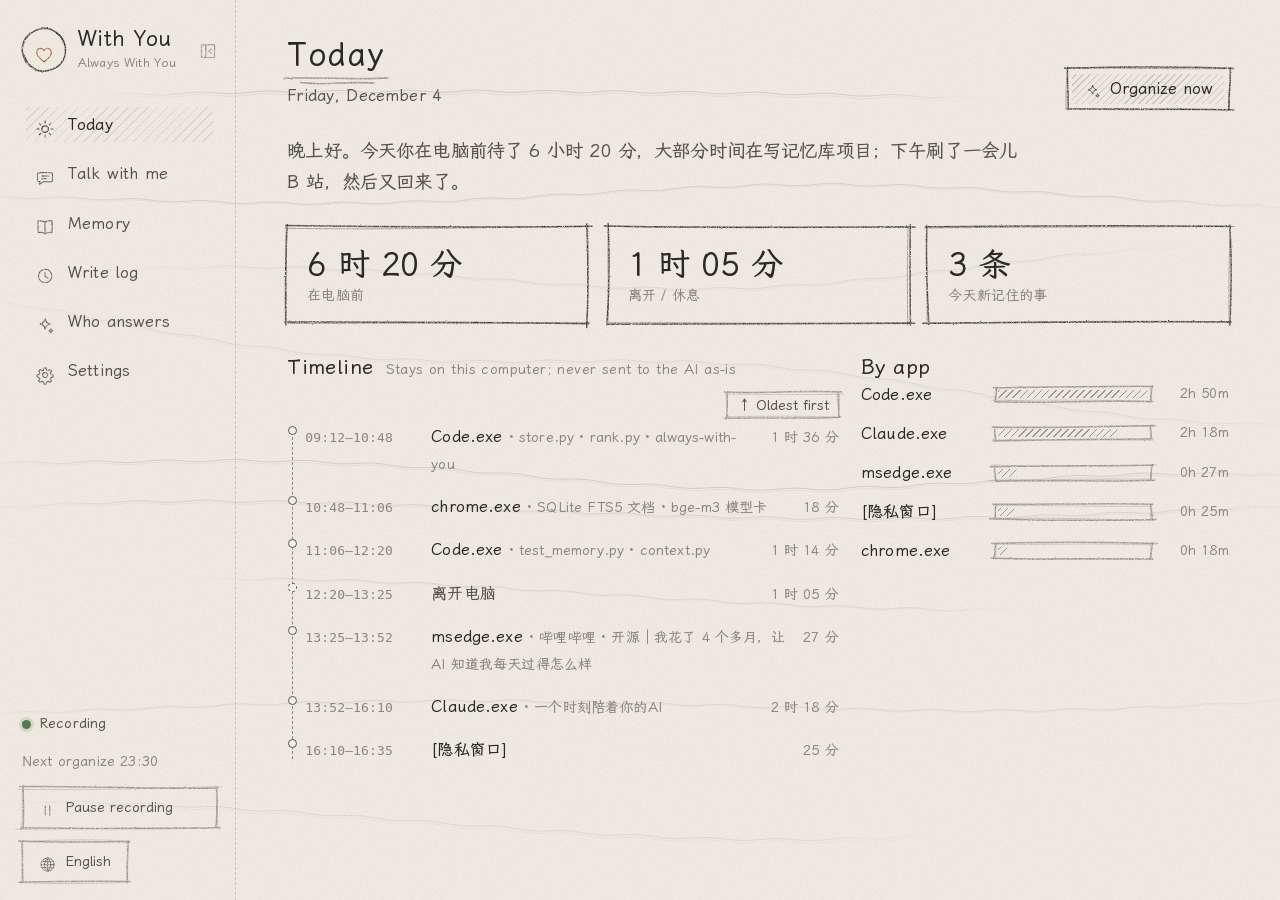
<file: ui/index.html>
<!doctype html>
<html lang="zh-CN">
<head>
<meta charset="utf-8">
<meta name="viewport" content="width=device-width, initial-scale=1">
<title>一个时刻陪着你的AI</title>
<!-- 霞鹜文楷 Screen（OFL 许可，常规体），放在程序里，运行时不联网；字体许可见 fonts/OFL.txt -->
<link rel="stylesheet" href="fonts/lxgwwenkaiscreen.css">
<link rel="stylesheet" href="css/app.css">
<link rel="stylesheet" href="css/glass.css">
<script src="js/i18n.js" defer></script>
<script src="js/mock-data.js" defer></script>
<script src="js/zones-zh.js" defer></script>
<script src="js/api.js" defer></script>
<script src="js/sketch.js" defer></script>
<script src="js/paper-bg.js" defer></script>
<script src="js/glass.js" defer></script>
<script src="js/app.js" defer></script>
</head>
<body>
<div class="shell">
  <aside class="side">
    <div class="brand">
      <button class="brand-mark" id="avatar-btn" type="button" data-sketch="circle" title="点一下换成你的头像" aria-label="换头像"
              data-i18n-title="点一下换成你的头像" data-i18n-aria="换头像">
        <span class="avatar-slot" id="avatar-slot"><span class="ico" data-icon="heart"></span></span>
      </button>
      <input type="file" id="avatar-file" accept="image/*" hidden>
      <div class="label">
        <div class="brand-name" data-i18n="陪着你">陪着你</div>
        <div class="brand-sub" data-i18n="一个时刻陪着你的AI">一个时刻陪着你的AI</div>
      </div>
    </div>
    <button class="side-toggle" id="side-toggle" type="button" aria-label="收起侧边栏" title="收起侧边栏">
      <span class="ico" data-icon="side-close"></span>
    </button>
    <nav class="nav" id="nav"></nav>
    <div class="side-foot" id="side-foot"></div>
  </aside>
  <main class="main" id="app"></main>
</div>
<div class="toast" id="toast" role="status" aria-live="polite"></div>
</body>
</html>
</file>
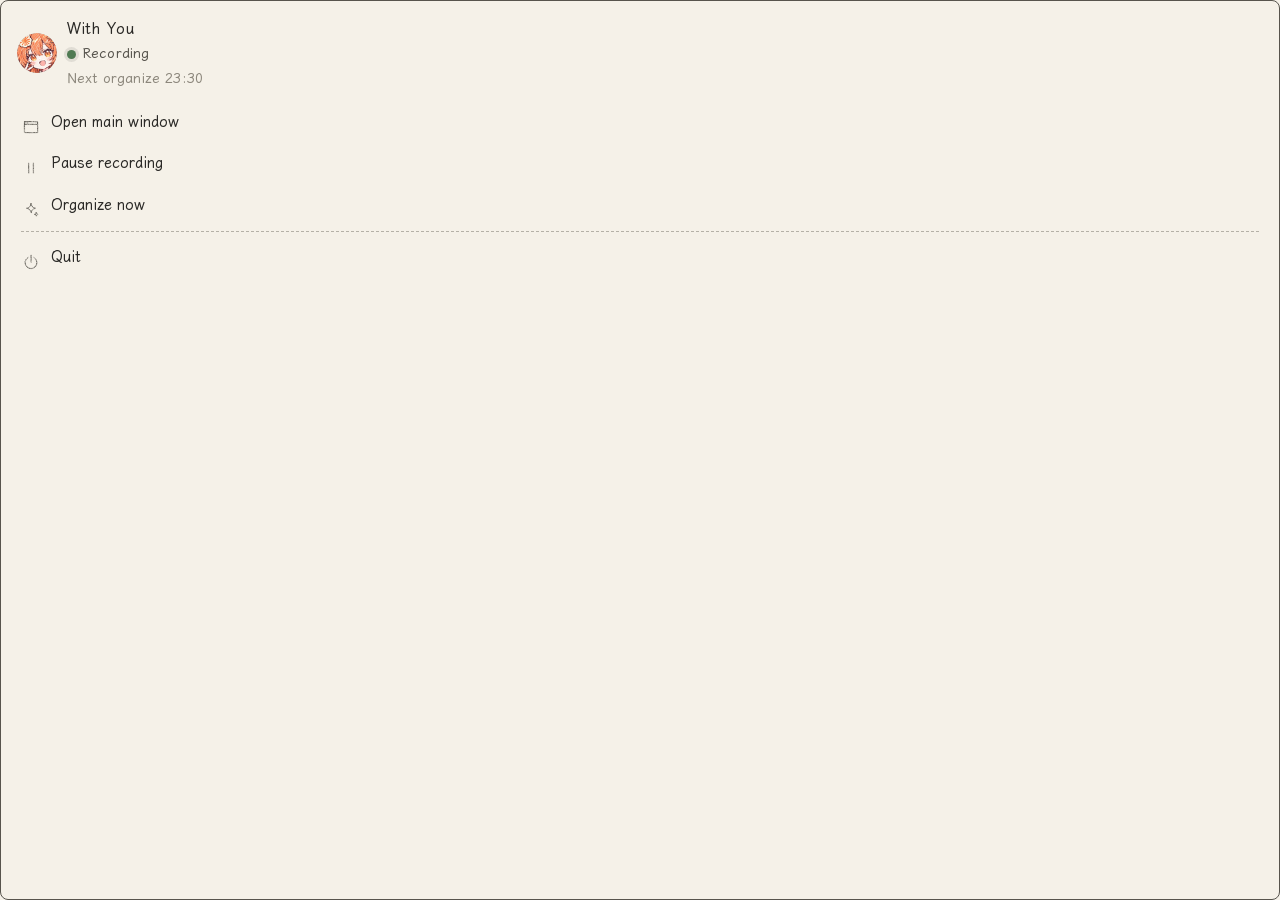
<file: ui/menu.html>
<!doctype html>
<html lang="zh-CN">
<head>
<meta charset="utf-8">
<meta name="viewport" content="width=device-width, initial-scale=1">
<title>AWY-tray-menu</title>
<!-- 托盘右键菜单：一个无边框小窗口（desktop.py 负责在鼠标位置弹出、点别处自动收起） -->
<link rel="stylesheet" href="fonts/lxgwwenkaiscreen.css">
<link rel="stylesheet" href="css/app.css">
<script src="js/i18n.js" defer></script>
<script src="js/api.js" defer></script>
<script src="js/sketch.js" defer></script>
<script src="js/menu.js" defer></script>
</head>
<body class="tray-body">
<div class="tray-menu" id="tray-menu">
  <div class="tm-head">
    <img src="img/tray.png" alt="" width="40" height="40">
    <div>
      <div class="tm-name" data-i18n="陪着你">陪着你</div>
      <div class="small tm-status"><span class="dot" id="tm-dot"></span><span id="tm-status"></span></div>
      <div class="small tm-next" id="tm-next"></div>
    </div>
  </div>
  <div class="tm-items" role="menu">
    <button class="tm-item" role="menuitem" data-cmd="show"><span class="ico" data-icon="window"></span><span data-i18n="打开主界面">打开主界面</span></button>
    <button class="tm-item" role="menuitem" data-cmd="pause"><span class="ico" id="tm-pause-ico" data-icon="pause"></span><span id="tm-pause">暂停记录</span></button>
    <button class="tm-item" role="menuitem" data-cmd="organize"><span class="ico" data-icon="spark"></span><span data-i18n="立即整理一次">立即整理一次</span></button>
    <div class="tm-sep" role="separator"></div>
    <button class="tm-item tm-quit" role="menuitem" data-cmd="quit"><span class="ico" data-icon="power"></span><span data-i18n="退出">退出</span></button>
  </div>
</div>
</body>
</html>
</file>
<file: ui/fonts/lxgwwenkaiscreen.css>
/* LXGW WenKai Screen [4] */
@font-face {
  font-family: 'LXGW WenKai Screen';
  font-style: normal;
  font-weight: 400;
  font-display: swap;
  src: url('./files/lxgwwenkaiscreen-subset-4.woff2') format('woff2');
  unicode-range: U+1f1e9-1f1f5, U+1f1f7-1f1ff, U+1f21a, U+1f232, U+1f234-1f237, U+1f250-1f251, U+1f300, U+1f302-1f308, U+1f30a-1f311, U+1f315, U+1f319-1f320, U+1f324, U+1f327, U+1f32a, U+1f32c-1f32d, U+1f330-1f357, U+1f359-1f37e
}
/* LXGW WenKai Screen [5] */
@font-face {
  font-family: 'LXGW WenKai Screen';
  font-style: normal;
  font-weight: 400;
  font-display: swap;
  src: url('./files/lxgwwenkaiscreen-subset-5.woff2') format('woff2');
  unicode-range: U+fee3, U+fef3, U+ff03-ff04, U+ff07, U+ff0a, U+ff17-ff19, U+ff1c-ff1d, U+ff20-ff3a, U+ff3c, U+ff3e-ff5b, U+ff5d, U+ff61-ff65, U+ff67-ff6a, U+ff6c, U+ff6f-ff78, U+ff7a-ff7d, U+ff80-ff84, U+ff86, U+ff89-ff8e, U+ff92, U+ff97-ff9b, U+ff9d-ff9f, U+ffe0-ffe4, U+ffe6, U+ffe9, U+ffeb, U+ffed, U+fffc, U+1f004, U+1f170-1f171, U+1f192-1f195, U+1f198-1f19a, U+1f1e6-1f1e8
}
/* LXGW WenKai Screen [6] */
@font-face {
  font-family: 'LXGW WenKai Screen';
  font-style: normal;
  font-weight: 400;
  font-display: swap;
  src: url('./files/lxgwwenkaiscreen-subset-6.woff2') format('woff2');
  unicode-range: U+f0a7, U+f0b2, U+f0b7, U+f0c9, U+f0d8, U+f0da, U+f0dc-f0dd, U+f0e0, U+f0e6, U+f0eb, U+f0fc, U+f101, U+f104-f105, U+f107, U+f10b, U+f11b, U+f14b, U+f18a, U+f193, U+f1d6-f1d7, U+f244, U+f27a, U+f296, U+f2ae, U+f471, U+f4b3, U+f610-f611, U+f880-f881, U+f8ec, U+f8f5, U+f8ff, U+f901, U+f90a, U+f92c-f92d, U+f934, U+f937, U+f941, U+f965, U+f967, U+f969, U+f96b, U+f96f, U+f974, U+f978-f979, U+f97e, U+f981, U+f98a, U+f98e, U+f997, U+f99c, U+f9b2, U+f9b5, U+f9ba, U+f9be, U+f9ca, U+f9d0-f9d1, U+f9dd, U+f9e0-f9e1, U+f9e4, U+f9f7, U+fa00-fa01, U+fa08, U+fa0a, U+fa11, U+fb01-fb02, U+fdfc, U+fe0e, U+fe30-fe31, U+fe33-fe44, U+fe49-fe52, U+fe54-fe57, U+fe59-fe66, U+fe68-fe6b, U+fe8e, U+fe92-fe93, U+feae, U+feb8, U+fecb-fecc, U+fee0
}
/* LXGW WenKai Screen [21] */
@font-face {
  font-family: 'LXGW WenKai Screen';
  font-style: normal;
  font-weight: 400;
  font-display: swap;
  src: url('./files/lxgwwenkaiscreen-subset-21.woff2') format('woff2');
  unicode-range: U+9f3d-9f3e, U+9f41, U+9f4a-9f4b, U+9f51-9f52, U+9f61-9f63, U+9f66-9f67, U+9f80-9f81, U+9f83, U+9f85-9f8d, U+9f90-9f91, U+9f94-9f96, U+9f98, U+9f9b-9f9c, U+9f9e, U+9fa0, U+9fa2, U+9ff4, U+a001, U+a007, U+a025, U+a046-a047, U+a057, U+a072, U+a078-a079, U+a083, U+a085, U+a100, U+a118, U+a132, U+a134, U+a1f4, U+a242, U+a4a6, U+a4aa, U+a4b0-a4b1, U+a4b3, U+a9c1-a9c2, U+ac00-ac01, U+ac04, U+ac08, U+ac10-ac11, U+ac13-ac16, U+ac19, U+ac1c-ac1d, U+ac24, U+ac70-ac71, U+ac74, U+ac77-ac78, U+ac80-ac81, U+ac83, U+ac8c, U+ac90, U+ac9f-aca0, U+aca8-aca9, U+acac, U+acb0, U+acbd, U+acc1, U+acc4, U+ace0-ace1, U+ace4, U+ace8, U+acf3, U+acf5, U+acfc-acfd, U+ad00, U+ad0c, U+ad11, U+ad1c, U+ad34, U+ad50, U+ad64, U+ad6c, U+ad70, U+ad74, U+ad7f, U+ad81, U+ad8c, U+adc0, U+adc8, U+addc, U+ade0, U+adf8-adf9, U+adfc, U+ae00, U+ae08-ae09, U+ae0b, U+ae30, U+ae34, U+ae38, U+ae40, U+ae4a, U+ae4c, U+ae54, U+ae68, U+aebc, U+aed8, U+af2c-af2d, U+af34
}
/* LXGW WenKai Screen [22] */
@font-face {
  font-family: 'LXGW WenKai Screen';
  font-style: normal;
  font-weight: 400;
  font-display: swap;
  src: url('./files/lxgwwenkaiscreen-subset-22.woff2') format('woff2');
  unicode-range: U+9dfa, U+9e0a, U+9e11, U+9e1a, U+9e1e, U+9e20, U+9e22, U+9e28-9e2c, U+9e2e-9e33, U+9e35-9e3b, U+9e3e, U+9e40-9e44, U+9e46-9e4e, U+9e51, U+9e53, U+9e55-9e58, U+9e5a-9e5c, U+9e5e-9e63, U+9e66-9e6e, U+9e71, U+9e73, U+9e75, U+9e78-9e79, U+9e7c-9e7e, U+9e82, U+9e86-9e88, U+9e8b-9e8c, U+9e90-9e91, U+9e93, U+9e95, U+9e97, U+9e9d, U+9ea4-9ea5, U+9ea9-9eaa, U+9eb4-9eb5, U+9eb8-9eba, U+9ebc-9ebf, U+9ec3, U+9ec9, U+9ecd, U+9ed0, U+9ed2-9ed3, U+9ed5-9ed6, U+9ed9, U+9edc-9edd, U+9edf-9ee0, U+9ee2, U+9ee5, U+9ee7-9eea, U+9eef, U+9ef1, U+9ef3-9ef4, U+9ef6, U+9ef9, U+9efb-9efc, U+9efe, U+9f0b, U+9f0d, U+9f10, U+9f14, U+9f17, U+9f19, U+9f22, U+9f29, U+9f2c, U+9f2f, U+9f31, U+9f37, U+9f39
}
/* LXGW WenKai Screen [23] */
@font-face {
  font-family: 'LXGW WenKai Screen';
  font-style: normal;
  font-weight: 400;
  font-display: swap;
  src: url('./files/lxgwwenkaiscreen-subset-23.woff2') format('woff2');
  unicode-range: U+9c3b, U+9c40, U+9c47-9c49, U+9c53, U+9c57, U+9c64, U+9c72, U+9c77-9c78, U+9c7b, U+9c7f-9c80, U+9c82-9c83, U+9c85-9c8c, U+9c8e-9c92, U+9c94-9c9b, U+9c9e-9ca3, U+9ca5-9ca7, U+9ca9, U+9cab, U+9cad-9cae, U+9cb1-9cb7, U+9cb9-9cbd, U+9cbf-9cc0, U+9cc3, U+9cc5-9cc7, U+9cc9-9cd1, U+9cd3-9cda, U+9cdc-9cdd, U+9cdf, U+9ce1-9ce3, U+9ce5, U+9ce9, U+9cee-9cef, U+9cf3-9cf4, U+9cf6, U+9cfc-9cfd, U+9d02, U+9d08-9d09, U+9d12, U+9d1b, U+9d1e, U+9d26, U+9d28, U+9d37, U+9d3b, U+9d3f, U+9d51, U+9d59, U+9d5c-9d5d, U+9d5f-9d61, U+9d6c, U+9d70, U+9d72, U+9d7a, U+9d7e, U+9d84, U+9d89, U+9d8f, U+9d92, U+9daf, U+9db4, U+9db8, U+9dbc, U+9dc4, U+9dc7, U+9dc9, U+9dd7, U+9ddf, U+9df2, U+9df9
}
/* LXGW WenKai Screen [24] */
@font-face {
  font-family: 'LXGW WenKai Screen';
  font-style: normal;
  font-weight: 400;
  font-display: swap;
  src: url('./files/lxgwwenkaiscreen-subset-24.woff2') format('woff2');
  unicode-range: U+9a5f, U+9a62, U+9a65, U+9a69, U+9a6b, U+9a6e, U+9a75, U+9a77-9a7a, U+9a7d, U+9a80, U+9a83, U+9a85, U+9a87-9a8a, U+9a8d-9a8e, U+9a90, U+9a92-9a93, U+9a95-9a96, U+9a98-9a99, U+9a9b-9aa2, U+9aa5, U+9aa7, U+9aaf-9ab1, U+9ab5-9ab6, U+9ab9-9aba, U+9abc, U+9ac0-9ac4, U+9ac8, U+9acb-9acc, U+9ace-9acf, U+9ad1-9ad2, U+9ad9, U+9adf, U+9ae1, U+9ae3, U+9aea-9aeb, U+9aed-9aef, U+9af4, U+9af9, U+9afb, U+9b03-9b04, U+9b06, U+9b08, U+9b0d, U+9b0f-9b10, U+9b13, U+9b18, U+9b1a, U+9b1f, U+9b22-9b23, U+9b25, U+9b27-9b28, U+9b2a, U+9b2f, U+9b31-9b32, U+9b3b, U+9b43, U+9b46-9b49, U+9b4d-9b4e, U+9b51, U+9b56, U+9b58, U+9b5a, U+9b5c, U+9b5f, U+9b61-9b62, U+9b6f, U+9b77, U+9b80, U+9b88, U+9b8b, U+9b8e, U+9b91, U+9b9f-9ba0, U+9ba8, U+9baa-9bab, U+9bad-9bae, U+9bb0-9bb1, U+9bb8, U+9bc9-9bca, U+9bd3, U+9bd6, U+9bdb, U+9be8, U+9bf0-9bf1, U+9c02, U+9c10, U+9c15, U+9c24, U+9c2d, U+9c32, U+9c39
}
/* LXGW WenKai Screen [25] */
@font-face {
  font-family: 'LXGW WenKai Screen';
  font-style: normal;
  font-weight: 400;
  font-display: swap;
  src: url('./files/lxgwwenkaiscreen-subset-25.woff2') format('woff2');
  unicode-range: U+98c8, U+98cf-98d6, U+98da-98db, U+98dd, U+98e1-98e2, U+98e7-98ea, U+98ec, U+98ee-98ef, U+98f2, U+98f4, U+98fc-98fe, U+9903, U+9905, U+9908, U+990a, U+990c-990d, U+9913-9914, U+9918, U+991a-991b, U+991e, U+9921, U+9928, U+992c, U+992e, U+9935, U+9938-9939, U+993d-993e, U+9945, U+994b-994c, U+9951-9952, U+9954-9955, U+9957, U+995e, U+9963, U+9966-9969, U+996b-996c, U+996f, U+9974-9975, U+9977-9979, U+997d-997e, U+9980-9981, U+9983-9984, U+9987, U+998a-998b, U+998d-9991, U+9993-9995, U+9997-9998, U+99a5, U+99ab-99ae, U+99b1, U+99b3-99b4, U+99bc, U+99bf, U+99c1, U+99c3-99c6, U+99cc, U+99d0, U+99d2, U+99d5, U+99db, U+99dd, U+99e1, U+99ed, U+99f1, U+99ff, U+9a01, U+9a03-9a04, U+9a0e-9a0f, U+9a11-9a13, U+9a19, U+9a1b, U+9a28, U+9a2b, U+9a30, U+9a32, U+9a37, U+9a40, U+9a45, U+9a4a, U+9a4d-9a4e, U+9a52, U+9a55, U+9a57, U+9a5a-9a5b
}
/* LXGW WenKai Screen [26] */
@font-face {
  font-family: 'LXGW WenKai Screen';
  font-style: normal;
  font-weight: 400;
  font-display: swap;
  src: url('./files/lxgwwenkaiscreen-subset-26.woff2') format('woff2');
  unicode-range: U+972a, U+972d, U+9730, U+973d, U+9742, U+9744, U+9748-9749, U+9750-9751, U+975a-975c, U+9763, U+9765-9766, U+976c-976d, U+9773, U+9776, U+977a, U+977c, U+9784-9785, U+978e-978f, U+9791-9792, U+9794-9795, U+9798, U+979a, U+979e, U+97a3, U+97a5-97a6, U+97a8, U+97ab-97ac, U+97ae-97af, U+97b2, U+97b4, U+97c6, U+97cb-97cc, U+97d3, U+97d8, U+97dc, U+97e1, U+97ea-97eb, U+97ee, U+97fb, U+97fe-97ff, U+9801-9803, U+9805-9806, U+9808, U+980c, U+9810-9814, U+9817-9818, U+981e, U+9820-9821, U+9824, U+9828, U+982b-982d, U+9830, U+9834, U+9838-9839, U+983c, U+9846, U+984d-984f, U+9851-9852, U+9854-9855, U+9857-9858, U+985a-985b, U+9862-9863, U+9865, U+9867, U+986b, U+986f-9871, U+9877-9878, U+987c, U+9880, U+9883, U+9885, U+9889, U+988b-988f, U+9893-9895, U+9899-989b, U+989e-989f, U+98a1-98a2, U+98a5-98a7, U+98a9, U+98af, U+98b1, U+98b6, U+98ba, U+98be, U+98c3-98c4, U+98c6-98c7
}
/* LXGW WenKai Screen [27] */
@font-face {
  font-family: 'LXGW WenKai Screen';
  font-style: normal;
  font-weight: 400;
  font-display: swap;
  src: url('./files/lxgwwenkaiscreen-subset-27.woff2') format('woff2');
  unicode-range: U+95b9-95ca, U+95cc-95cd, U+95d4-95d6, U+95d8, U+95e1-95e2, U+95e9, U+95f0-95f1, U+95f3, U+95f6, U+95fc, U+95fe-95ff, U+9602-9604, U+9606-960d, U+960f, U+9611-9613, U+9615-9617, U+9619-961b, U+961d, U+9621, U+9628, U+962f, U+963c-963e, U+9641-9642, U+9649, U+9654, U+965b-965f, U+9661, U+9663, U+9665, U+9667-9668, U+966c, U+9670, U+9672-9674, U+9678, U+967a, U+967d, U+9682, U+9685, U+9688, U+968a, U+968d-968e, U+9695, U+9697-9698, U+969e, U+96a0, U+96a3-96a4, U+96a8, U+96aa, U+96b0-96b1, U+96b3-96b4, U+96b7-96b9, U+96bb-96bd, U+96c9, U+96cb, U+96ce, U+96d1-96d2, U+96d6, U+96d9, U+96db-96dc, U+96de, U+96e0, U+96e3, U+96e9, U+96eb, U+96f0-96f2, U+96f9, U+96ff, U+9701-9702, U+9705, U+9708, U+970a, U+970e-970f, U+9711, U+9719, U+9727
}
/* LXGW WenKai Screen [28] */
@font-face {
  font-family: 'LXGW WenKai Screen';
  font-style: normal;
  font-weight: 400;
  font-display: swap;
  src: url('./files/lxgwwenkaiscreen-subset-28.woff2') format('woff2');
  unicode-range: U+94e7-94ec, U+94ee-94f1, U+94f3, U+94f5, U+94f7, U+94f9, U+94fb-94fd, U+94ff, U+9503-9504, U+9506-9507, U+9509-950a, U+950d-950f, U+9511-9518, U+951a-9520, U+9522, U+9528-952d, U+9530-953a, U+953c-953f, U+9543-9546, U+9548-9550, U+9552-9555, U+9557-955b, U+955d-9568, U+956a-956d, U+9570-9574, U+9583, U+9586, U+9589, U+958e-958f, U+9591-9592, U+9594, U+9598-9599, U+959e-95a0, U+95a2-95a6, U+95a8-95b2, U+95b4, U+95b8
}
/* LXGW WenKai Screen [29] */
@font-face {
  font-family: 'LXGW WenKai Screen';
  font-style: normal;
  font-weight: 400;
  font-display: swap;
  src: url('./files/lxgwwenkaiscreen-subset-29.woff2') format('woff2');
  unicode-range: U+9410-941a, U+941c-942b, U+942d-942e, U+9432-9433, U+9435, U+9438, U+943a, U+943e, U+9444, U+944a, U+9451-9452, U+945a, U+9462-9463, U+9465, U+9470-9487, U+948a-9492, U+9494-9498, U+949a, U+949c-949d, U+94a1, U+94a3-94a4, U+94a8, U+94aa-94ad, U+94af, U+94b2, U+94b4-94ba, U+94bc-94c0, U+94c4, U+94c6-94db, U+94de-94e6
}
/* LXGW WenKai Screen [30] */
@font-face {
  font-family: 'LXGW WenKai Screen';
  font-style: normal;
  font-weight: 400;
  font-display: swap;
  src: url('./files/lxgwwenkaiscreen-subset-30.woff2') format('woff2');
  unicode-range: U+92b7, U+92b9, U+92c1, U+92c5-92c6, U+92c8, U+92cc, U+92d0, U+92d2, U+92e4, U+92ea, U+92ec-92ed, U+92f0, U+92f3, U+92f8, U+92fc, U+9304, U+9306, U+9310, U+9312, U+9315, U+9318, U+931a, U+931e, U+9320-9322, U+9324, U+9326-9329, U+932b-932c, U+932f, U+9331-9332, U+9335-9336, U+933e, U+9340-9341, U+934a-9360, U+9362-9363, U+9365-936b, U+936e, U+9375, U+937e, U+9382, U+938a, U+938c, U+938f, U+9393-9394, U+9396-9397, U+939a, U+93a2, U+93a7, U+93ac-93cd, U+93d0-93d1, U+93d6-93d8, U+93de-93df, U+93e1-93e2, U+93e4, U+93f8, U+93fb, U+93fd, U+940e-940f
}
/* LXGW WenKai Screen [31] */
@font-face {
  font-family: 'LXGW WenKai Screen';
  font-style: normal;
  font-weight: 400;
  font-display: swap;
  src: url('./files/lxgwwenkaiscreen-subset-31.woff2') format('woff2');
  unicode-range: U+914c, U+914e-9150, U+9154, U+9157, U+915a, U+915d-915e, U+9161-9164, U+9169, U+9170, U+9172, U+9174, U+9179-917a, U+917d-917e, U+9182-9183, U+9185, U+918c-918d, U+9190-9191, U+919a, U+919c, U+91a1-91a4, U+91a8, U+91aa-91af, U+91b4-91b5, U+91b8, U+91ba, U+91be, U+91c0-91c1, U+91c6, U+91c8, U+91cb, U+91d0, U+91d2, U+91d7-91d8, U+91dd, U+91e3, U+91e6-91e7, U+91ed, U+91f0, U+91f5, U+91f9, U+9200, U+9205, U+9207-920a, U+920d-920e, U+9210, U+9214-9215, U+921c, U+921e, U+9221, U+9223-9227, U+9229-922a, U+922d, U+9234-9235, U+9237, U+9239-923a, U+923c-9240, U+9244-9246, U+9249, U+924e-924f, U+9251, U+9253, U+9257, U+925b, U+925e, U+9262, U+9264-9266, U+9268, U+926c, U+926f, U+9271, U+927b, U+927e, U+9280, U+9283, U+9285-928a, U+928e, U+9291, U+9293, U+9296, U+9298, U+929c-929d, U+92a8, U+92ab-92ae, U+92b3, U+92b6
}
/* LXGW WenKai Screen [32] */
@font-face {
  font-family: 'LXGW WenKai Screen';
  font-style: normal;
  font-weight: 400;
  font-display: swap;
  src: url('./files/lxgwwenkaiscreen-subset-32.woff2') format('woff2');
  unicode-range: U+8fe2-8fe5, U+8fe8-8fe9, U+8fee, U+8ff3-8ff4, U+8ff8, U+8ffa, U+9004, U+900b, U+9011, U+9015-9016, U+901e, U+9021, U+9026, U+902d, U+902f, U+9031, U+9035-9036, U+9039-903a, U+9041, U+9044-9046, U+904a, U+904f-9052, U+9054-9055, U+9058-9059, U+905b-905e, U+9060-9062, U+9068-9069, U+906f, U+9072, U+9074, U+9076-907a, U+907c-907d, U+9081, U+9083, U+9085, U+9087-908b, U+908f, U+9095, U+9097, U+9099-909b, U+909d, U+90a0-90a1, U+90a8-90a9, U+90ac, U+90b0, U+90b2-90b4, U+90b6, U+90b8, U+90ba, U+90bd-90be, U+90c3-90c5, U+90c7-90c8, U+90cf-90d0, U+90d3, U+90d5, U+90d7, U+90da-90dc, U+90de, U+90e2, U+90e4, U+90e6-90e7, U+90ea-90eb, U+90ef, U+90f4-90f5, U+90f7, U+90fe-9100, U+9104, U+9109, U+910c, U+9112, U+9114-9115, U+9118, U+911c, U+911e, U+9120, U+9122-9123, U+9127, U+912d, U+912f-9132, U+9139-913a, U+9143, U+9146, U+9149-914a
}
/* LXGW WenKai Screen [33] */
@font-face {
  font-family: 'LXGW WenKai Screen';
  font-style: normal;
  font-weight: 400;
  font-display: swap;
  src: url('./files/lxgwwenkaiscreen-subset-33.woff2') format('woff2');
  unicode-range: U+8e2d-8e31, U+8e34-8e35, U+8e39-8e3a, U+8e3d, U+8e40-8e42, U+8e47, U+8e49-8e4b, U+8e50-8e53, U+8e59-8e5a, U+8e5f-8e60, U+8e64, U+8e69, U+8e6c, U+8e70, U+8e74, U+8e76, U+8e7a-8e7c, U+8e7f, U+8e84-8e85, U+8e87, U+8e89, U+8e8b, U+8e8d, U+8e8f-8e90, U+8e94, U+8e99, U+8e9c, U+8e9e, U+8eaa, U+8eac, U+8eb0, U+8eb6, U+8ec0, U+8ec6, U+8eca-8ece, U+8ed2, U+8eda, U+8edf, U+8ee2, U+8eeb, U+8ef8, U+8efb-8efe, U+8f03, U+8f09, U+8f0b, U+8f12-8f15, U+8f1b, U+8f1d, U+8f1f, U+8f29-8f2a, U+8f2f, U+8f36, U+8f38, U+8f3b, U+8f3e-8f3f, U+8f44-8f45, U+8f49, U+8f4d-8f4e, U+8f5f, U+8f6b, U+8f6d, U+8f71-8f73, U+8f75-8f76, U+8f78-8f7a, U+8f7c, U+8f7e, U+8f81-8f82, U+8f84, U+8f87, U+8f8a-8f8b, U+8f8d-8f8f, U+8f94-8f95, U+8f97-8f9a, U+8fa6, U+8fad-8faf, U+8fb2, U+8fb5-8fb7, U+8fba-8fbc, U+8fbf, U+8fc2, U+8fcb, U+8fcd, U+8fd3, U+8fd5, U+8fd7, U+8fda
}
/* LXGW WenKai Screen [34] */
@font-face {
  font-family: 'LXGW WenKai Screen';
  font-style: normal;
  font-weight: 400;
  font-display: swap;
  src: url('./files/lxgwwenkaiscreen-subset-34.woff2') format('woff2');
  unicode-range: U+8caf-8cb0, U+8cb3-8cb4, U+8cb6-8cb9, U+8cbb-8cbd, U+8cbf-8cc4, U+8cc7-8cc8, U+8cca, U+8ccd, U+8cd1, U+8cd3, U+8cdb-8cdc, U+8cde, U+8ce0, U+8ce2-8ce4, U+8ce6-8ce8, U+8cea, U+8ced, U+8cf4, U+8cf8, U+8cfa, U+8cfc-8cfd, U+8d04-8d05, U+8d07-8d08, U+8d0a, U+8d0d, U+8d0f, U+8d13-8d14, U+8d16, U+8d1b, U+8d20, U+8d2e, U+8d30, U+8d32-8d33, U+8d36, U+8d3b, U+8d3d, U+8d40, U+8d42-8d43, U+8d45-8d46, U+8d48-8d4a, U+8d4d, U+8d51, U+8d53, U+8d55, U+8d59, U+8d5c-8d5d, U+8d5f, U+8d61, U+8d66-8d67, U+8d6a, U+8d6d, U+8d71, U+8d73, U+8d84, U+8d90-8d91, U+8d94-8d95, U+8d99, U+8da8, U+8daf, U+8db1, U+8db5, U+8db8, U+8dba, U+8dbc, U+8dbf, U+8dc2, U+8dc4, U+8dc6, U+8dcb, U+8dce-8dcf, U+8dd6-8dd7, U+8dda-8ddb, U+8dde, U+8de1, U+8de3-8de4, U+8de9, U+8deb-8dec, U+8df0-8df1, U+8df6-8dfd, U+8e05, U+8e07, U+8e09-8e0a, U+8e0c, U+8e0e, U+8e10, U+8e14, U+8e1d-8e1f, U+8e23, U+8e26, U+8e2b-8e2c
}
/* LXGW WenKai Screen [35] */
@font-face {
  font-family: 'LXGW WenKai Screen';
  font-style: normal;
  font-weight: 400;
  font-display: swap;
  src: url('./files/lxgwwenkaiscreen-subset-35.woff2') format('woff2');
  unicode-range: U+8b5e, U+8b60, U+8b6c, U+8b6f-8b70, U+8b72, U+8b74, U+8b77, U+8b7d, U+8b80, U+8b83, U+8b8a, U+8b8c, U+8b90, U+8b93, U+8b99-8b9a, U+8ba0, U+8ba3, U+8ba5-8ba7, U+8baa-8bac, U+8bb3-8bb5, U+8bb7, U+8bb9, U+8bc2-8bc3, U+8bc5, U+8bcb-8bcc, U+8bce-8bd0, U+8bd2-8bd4, U+8bd6, U+8bd8-8bd9, U+8bdc, U+8bdf, U+8be3-8be4, U+8be7-8be9, U+8beb-8bec, U+8bee, U+8bf0, U+8bf2-8bf3, U+8bf6, U+8bf9, U+8bfc-8bfd, U+8bff-8c00, U+8c02, U+8c04, U+8c06-8c07, U+8c0c, U+8c0f, U+8c11-8c12, U+8c14-8c1b, U+8c1d-8c21, U+8c24-8c25, U+8c27, U+8c2a-8c2c, U+8c2e-8c30, U+8c32-8c36, U+8c3f, U+8c47-8c4c, U+8c4e-8c50, U+8c54-8c56, U+8c62, U+8c68, U+8c6c, U+8c73, U+8c78, U+8c7a, U+8c82, U+8c85, U+8c89-8c8a, U+8c8d-8c8e, U+8c90, U+8c93-8c94, U+8c98, U+8c9d-8c9e, U+8ca0-8ca2, U+8ca7-8cac
}
/* LXGW WenKai Screen [36] */
@font-face {
  font-family: 'LXGW WenKai Screen';
  font-style: normal;
  font-weight: 400;
  font-display: swap;
  src: url('./files/lxgwwenkaiscreen-subset-36.woff2') format('woff2');
  unicode-range: U+8a02-8a03, U+8a07-8a0a, U+8a0e-8a0f, U+8a13, U+8a15-8a18, U+8a1a-8a1b, U+8a1d, U+8a1f, U+8a22-8a23, U+8a25, U+8a2b, U+8a2d, U+8a31, U+8a33-8a34, U+8a36-8a38, U+8a3a, U+8a3c, U+8a3e, U+8a40-8a41, U+8a46, U+8a48, U+8a50, U+8a52, U+8a54-8a55, U+8a58, U+8a5b, U+8a5d-8a63, U+8a66, U+8a69-8a6b, U+8a6d-8a6e, U+8a70, U+8a72-8a73, U+8a7a, U+8a85, U+8a87, U+8a8a, U+8a8c-8a8d, U+8a90-8a92, U+8a95, U+8a98, U+8aa0-8aa1, U+8aa3-8aa6, U+8aa8-8aa9, U+8aac-8aae, U+8ab0, U+8ab2, U+8ab8-8ab9, U+8abc, U+8abe-8abf, U+8ac7, U+8acf, U+8ad2, U+8ad6-8ad7, U+8adb-8adc, U+8adf, U+8ae1, U+8ae6-8ae8, U+8aeb, U+8aed-8aee, U+8af1, U+8af3-8af4, U+8af7-8af8, U+8afa, U+8afe, U+8b00-8b02, U+8b07, U+8b0a, U+8b0c, U+8b0e, U+8b10, U+8b17, U+8b19, U+8b1b, U+8b1d, U+8b20-8b21, U+8b26, U+8b28, U+8b2c, U+8b33, U+8b39, U+8b3e-8b3f, U+8b41, U+8b45, U+8b49, U+8b4c, U+8b4f, U+8b57-8b58, U+8b5a, U+8b5c
}
/* LXGW WenKai Screen [37] */
@font-face {
  font-family: 'LXGW WenKai Screen';
  font-style: normal;
  font-weight: 400;
  font-display: swap;
  src: url('./files/lxgwwenkaiscreen-subset-37.woff2') format('woff2');
  unicode-range: U+8869-886a, U+886e-886f, U+8872, U+8879, U+887d-887f, U+8882, U+8884-8886, U+8888, U+888f, U+8892-8893, U+889b, U+88a2, U+88a4, U+88a6, U+88a8, U+88aa, U+88ae, U+88b1, U+88b4, U+88b7, U+88bc, U+88c0, U+88c6-88c9, U+88ce-88cf, U+88d1-88d3, U+88d8, U+88db-88dd, U+88df, U+88e1-88e3, U+88e5, U+88e8, U+88ec, U+88f0-88f1, U+88f3-88f4, U+88fc-88fe, U+8900, U+8902, U+8906-8907, U+8909-890c, U+8912-8915, U+8918-891b, U+8921, U+8925, U+892b, U+8930, U+8932, U+8934, U+8936, U+893b, U+893d, U+8941, U+894c, U+8955-8956, U+8959, U+895c, U+895e-8960, U+8966, U+896a, U+896c, U+896f-8970, U+8972, U+897b, U+897e, U+8980, U+8983, U+8985, U+8987-8988, U+898c, U+898f, U+8993, U+8997, U+899a, U+89a1, U+89a7, U+89a9-89aa, U+89b2-89b3, U+89b7, U+89c0, U+89c7, U+89ca-89cc, U+89ce-89d1, U+89d6, U+89da, U+89dc, U+89de, U+89e5, U+89e7, U+89eb, U+89ef, U+89f1, U+89f3-89f4, U+89f8, U+89ff, U+8a01
}
/* LXGW WenKai Screen [38] */
@font-face {
  font-family: 'LXGW WenKai Screen';
  font-style: normal;
  font-weight: 400;
  font-display: swap;
  src: url('./files/lxgwwenkaiscreen-subset-38.woff2') format('woff2');
  unicode-range: U+86e4, U+86e6, U+86e9, U+86ed, U+86ef-86f4, U+86f8-86f9, U+86fb, U+86fe, U+8703, U+8706-870a, U+870d, U+8711-8713, U+871a, U+871e, U+8722-8723, U+8725, U+8729, U+872e, U+8731, U+8734, U+8737, U+873a-873b, U+873e-8740, U+8742, U+8747-8748, U+8753, U+8755, U+8757-8758, U+875d, U+875f, U+8762-8766, U+8768, U+876e, U+8770, U+8772, U+8775, U+8778, U+877b-877e, U+8782, U+8785, U+8788, U+878b, U+8793, U+8797, U+879a, U+879e-87a0, U+87a2-87a3, U+87a8, U+87ab-87ad, U+87af, U+87b3, U+87b5, U+87bd, U+87c0, U+87c4, U+87c6, U+87ca-87cb, U+87d1-87d2, U+87db-87dc, U+87de, U+87e0, U+87e5, U+87ea, U+87ec, U+87ee, U+87f2-87f3, U+87fb, U+87fd-87fe, U+8802-8803, U+8805, U+880a-880b, U+880d, U+8813-8816, U+8819, U+881b, U+881f, U+8821, U+8823, U+8831-8832, U+8835-8836, U+8839, U+883b-883c, U+8844, U+8846, U+884a, U+884e, U+8852-8853, U+8855, U+8859, U+885b, U+885d-885e, U+8862, U+8864
}
/* LXGW WenKai Screen [39] */
@font-face {
  font-family: 'LXGW WenKai Screen';
  font-style: normal;
  font-weight: 400;
  font-display: swap;
  src: url('./files/lxgwwenkaiscreen-subset-39.woff2') format('woff2');
  unicode-range: U+8532, U+8534-8535, U+8538-853a, U+853c, U+8543, U+8545, U+8548, U+854e, U+8553, U+8556-8557, U+8559, U+855e, U+8561, U+8564-8565, U+8568-856a, U+856d, U+856f-8570, U+8572, U+8576, U+8579-857b, U+8580, U+8585-8586, U+8588, U+858a, U+858f, U+8591, U+8594, U+8599, U+859c, U+85a2, U+85a4, U+85a6, U+85a8-85a9, U+85ab-85ac, U+85ae, U+85b7-85b9, U+85be, U+85c1, U+85c7, U+85cd, U+85d0, U+85d3, U+85d5, U+85dc-85dd, U+85df-85e0, U+85e5-85e6, U+85e8-85ea, U+85f4, U+85f9, U+85fe-85ff, U+8602, U+8605-8607, U+860a-860b, U+8616, U+8618, U+861a, U+8627, U+8629, U+862d, U+8638, U+863c, U+863f, U+864d, U+864f, U+8652-8655, U+865b-865c, U+865f, U+8662, U+8667, U+866c, U+866e, U+8671, U+8675, U+867a-867c, U+867f, U+868b, U+868d, U+8693, U+869c-869d, U+86a1, U+86a3-86a4, U+86a7-86a9, U+86ac, U+86af-86b1, U+86b4-86b6, U+86ba, U+86c0, U+86c4, U+86c6, U+86c9-86ca, U+86cd-86d1, U+86d4, U+86d8, U+86de-86df
}
/* LXGW WenKai Screen [40] */
@font-face {
  font-family: 'LXGW WenKai Screen';
  font-style: normal;
  font-weight: 400;
  font-display: swap;
  src: url('./files/lxgwwenkaiscreen-subset-40.woff2') format('woff2');
  unicode-range: U+83b4, U+83b6, U+83b8, U+83ba, U+83bc-83bd, U+83bf-83c0, U+83c2, U+83c5, U+83c8-83c9, U+83cb, U+83d1, U+83d3-83d6, U+83d8, U+83db, U+83dd, U+83df, U+83e1, U+83e5, U+83ea-83eb, U+83f0, U+83f4, U+83f8-83f9, U+83fb, U+83fd, U+83ff, U+8401, U+8406, U+840a-840b, U+840f, U+8411, U+8418, U+841c, U+8420, U+8422-8424, U+8426, U+8429, U+842c, U+8438-8439, U+843b-843c, U+843f, U+8446-8447, U+8449, U+844e, U+8451-8452, U+8456, U+8459-845a, U+845c, U+8462, U+8466, U+846d, U+846f-8470, U+8473, U+8476-8478, U+847a, U+847d, U+8484-8485, U+8487, U+8489, U+848c, U+848e, U+8490, U+8493-8494, U+8497, U+849b, U+849e-849f, U+84a1, U+84a5, U+84a8, U+84af, U+84b4, U+84b9-84bf, U+84c1-84c2, U+84c5-84c7, U+84ca-84cb, U+84cd, U+84d0-84d1, U+84d3, U+84d6, U+84df-84e0, U+84e2-84e3, U+84e5-84e7, U+84ee, U+84f3, U+84f6, U+84fa, U+84fc, U+84ff-8500, U+850c, U+8511, U+8514-8515, U+8517-8518, U+851f, U+8523, U+8525-8526, U+8529, U+852b, U+852d
}
/* LXGW WenKai Screen [41] */
@font-face {
  font-family: 'LXGW WenKai Screen';
  font-style: normal;
  font-weight: 400;
  font-display: swap;
  src: url('./files/lxgwwenkaiscreen-subset-41.woff2') format('woff2');
  unicode-range: U+82a9-82ab, U+82ae, U+82b0, U+82b2, U+82b4-82b6, U+82bc, U+82be, U+82c0-82c2, U+82c4-82c8, U+82ca-82cc, U+82ce, U+82d0, U+82d2-82d3, U+82d5-82d6, U+82d8-82d9, U+82dc-82de, U+82e0-82e4, U+82e7, U+82e9-82eb, U+82ed-82ee, U+82f3-82f4, U+82f7-82f8, U+82fa-8301, U+8306-8308, U+830c-830d, U+830f, U+8311, U+8313-8315, U+8318, U+831a-831b, U+831d, U+8324, U+8327, U+832a, U+832c-832d, U+832f, U+8331-8334, U+833a-833c, U+8340, U+8343-8345, U+8347-8348, U+834a, U+834c, U+834f, U+8351, U+8356, U+8358-835c, U+835e, U+8360, U+8364-8366, U+8368-836a, U+836c-836e, U+8373, U+8378, U+837b-837d, U+837f-8380, U+8382, U+8388, U+838a-838b, U+8392, U+8394, U+8396, U+8398-8399, U+839b-839c, U+83a0, U+83a2-83a3, U+83a8-83aa, U+83ae-83b0, U+83b3
}
/* LXGW WenKai Screen [42] */
@font-face {
  font-family: 'LXGW WenKai Screen';
  font-style: normal;
  font-weight: 400;
  font-display: swap;
  src: url('./files/lxgwwenkaiscreen-subset-42.woff2') format('woff2');
  unicode-range: U+814d-814e, U+8151, U+8153, U+8158-815a, U+815e, U+8160, U+8166-8169, U+816b, U+816d, U+8171, U+8173-8174, U+8178, U+817c-817d, U+8182, U+8188, U+8191, U+8198-819b, U+81a0, U+81a3, U+81a5-81a6, U+81a9, U+81b6, U+81ba-81bb, U+81bd, U+81bf, U+81c1, U+81c3, U+81c6, U+81c9-81ca, U+81cc-81cd, U+81d1, U+81d3-81d4, U+81d8, U+81db-81dc, U+81de-81df, U+81e5, U+81e7-81e9, U+81eb-81ec, U+81ee-81ef, U+81f5, U+81f8, U+81fa, U+81fc, U+81fe, U+8200-8202, U+8204, U+8208-820a, U+820e-8210, U+8216-8218, U+821b-821c, U+8221-8224, U+8226-8228, U+822b, U+822d, U+822f, U+8232-8234, U+8237-8238, U+823a-823b, U+823e, U+8244, U+8249, U+824b, U+824f, U+8259-825a, U+825f, U+8266, U+8268, U+826e, U+8271, U+8276-8279, U+827d, U+827f, U+8283-8284, U+8288-828a, U+828d-8291, U+8293-8294, U+8296-8298, U+829f-82a1, U+82a3-82a4, U+82a7-82a8
}
/* LXGW WenKai Screen [43] */
@font-face {
  font-family: 'LXGW WenKai Screen';
  font-style: normal;
  font-weight: 400;
  font-display: swap;
  src: url('./files/lxgwwenkaiscreen-subset-43.woff2') format('woff2');
  unicode-range: U+7ffa, U+7ffe, U+8004, U+8006, U+800b, U+800e, U+8011-8012, U+8014, U+8016, U+8018-8019, U+801c, U+801e, U+8026-802a, U+8031, U+8034-8035, U+8037, U+8043, U+804b, U+804d, U+8052, U+8056, U+8059, U+805e, U+8061, U+8068-8069, U+806e-8074, U+8076-8078, U+807c-8080, U+8082, U+8084-8085, U+8088, U+808f, U+8093, U+809c, U+809f, U+80ab, U+80ad-80ae, U+80b1, U+80b6-80b8, U+80bc-80bd, U+80c2, U+80c4, U+80ca, U+80cd, U+80d1, U+80d4, U+80d7, U+80d9-80db, U+80dd, U+80e0, U+80e4-80e5, U+80e7-80ed, U+80ef-80f1, U+80f3-80f4, U+80fc, U+8101, U+8104-8105, U+8107-8108, U+810c-810e, U+8112-8115, U+8117-8119, U+811b-811f, U+8121-8130, U+8132-8134, U+8137, U+8139, U+813f-8140, U+8142, U+8146, U+8148
}
/* LXGW WenKai Screen [44] */
@font-face {
  font-family: 'LXGW WenKai Screen';
  font-style: normal;
  font-weight: 400;
  font-display: swap;
  src: url('./files/lxgwwenkaiscreen-subset-44.woff2') format('woff2');
  unicode-range: U+7ed7, U+7edb, U+7ee0-7ee2, U+7ee5-7ee6, U+7ee8, U+7eeb, U+7ef0-7ef2, U+7ef6, U+7efa-7efb, U+7efe, U+7f01-7f04, U+7f08, U+7f0a-7f12, U+7f17, U+7f19, U+7f1b-7f1c, U+7f1f, U+7f21-7f23, U+7f25-7f28, U+7f2a-7f33, U+7f35-7f37, U+7f3d, U+7f42, U+7f44-7f45, U+7f4c-7f4d, U+7f52, U+7f54, U+7f58-7f59, U+7f5d, U+7f5f-7f61, U+7f63, U+7f65, U+7f68, U+7f70-7f71, U+7f73-7f75, U+7f77, U+7f79, U+7f7d-7f7e, U+7f85-7f86, U+7f88-7f89, U+7f8b-7f8c, U+7f90-7f91, U+7f94-7f96, U+7f98-7f9b, U+7f9d, U+7f9f, U+7fa3, U+7fa7-7fa9, U+7fac-7fb2, U+7fb4, U+7fb6, U+7fb8, U+7fbc, U+7fbf-7fc0, U+7fc3, U+7fca, U+7fcc, U+7fce, U+7fd2, U+7fd5, U+7fd9-7fdb, U+7fdf, U+7fe3, U+7fe5-7fe7, U+7fe9, U+7feb-7fec, U+7fee-7fef, U+7ff1, U+7ff3-7ff4, U+7ff9
}
/* LXGW WenKai Screen [45] */
@font-face {
  font-family: 'LXGW WenKai Screen';
  font-style: normal;
  font-weight: 400;
  font-display: swap;
  src: url('./files/lxgwwenkaiscreen-subset-45.woff2') format('woff2');
  unicode-range: U+7dc4, U+7dc7-7dc8, U+7dca-7dcd, U+7dcf, U+7dd1-7dd2, U+7dd4, U+7dd6-7dd8, U+7dda-7de0, U+7de2-7de6, U+7de8-7ded, U+7def, U+7df1-7df5, U+7df7, U+7df9, U+7dfb-7dfc, U+7dfe-7e02, U+7e04, U+7e08-7e0b, U+7e12, U+7e1b, U+7e1e, U+7e20, U+7e22-7e23, U+7e26, U+7e29, U+7e2b, U+7e2e-7e2f, U+7e31, U+7e37, U+7e39-7e3e, U+7e40, U+7e43-7e44, U+7e46-7e47, U+7e4a-7e4b, U+7e4d-7e4e, U+7e51, U+7e54-7e56, U+7e58-7e5b, U+7e5d-7e5e, U+7e61, U+7e66-7e67, U+7e69-7e6b, U+7e6d, U+7e70, U+7e73, U+7e77, U+7e79, U+7e7b-7e7d, U+7e81-7e82, U+7e8c-7e8d, U+7e8f, U+7e92-7e94, U+7e96, U+7e98, U+7e9a-7e9c, U+7e9e-7e9f, U+7ea1, U+7ea3, U+7ea5, U+7ea8-7ea9, U+7eab, U+7ead-7eae, U+7eb0, U+7ebb, U+7ebe, U+7ec0-7ec2, U+7ec9, U+7ecb-7ecc, U+7ed0, U+7ed4
}
/* LXGW WenKai Screen [46] */
@font-face {
  font-family: 'LXGW WenKai Screen';
  font-style: normal;
  font-weight: 400;
  font-display: swap;
  src: url('./files/lxgwwenkaiscreen-subset-46.woff2') format('woff2');
  unicode-range: U+7ccc-7ccd, U+7cd7, U+7cdc, U+7cde, U+7ce0, U+7ce4-7ce5, U+7ce7-7ce8, U+7cec, U+7cf0, U+7cf5-7cf9, U+7cfc, U+7cfe, U+7d00, U+7d04-7d0b, U+7d0d, U+7d10-7d14, U+7d17-7d19, U+7d1b-7d1f, U+7d21, U+7d24-7d26, U+7d28-7d2a, U+7d2c-7d2e, U+7d30-7d31, U+7d33, U+7d35-7d36, U+7d38-7d3a, U+7d40, U+7d42-7d44, U+7d46, U+7d4b-7d4c, U+7d4f, U+7d51, U+7d54-7d56, U+7d58, U+7d5b-7d5c, U+7d5e, U+7d61-7d63, U+7d66, U+7d68, U+7d6a-7d6c, U+7d6f, U+7d71-7d73, U+7d75-7d77, U+7d79-7d7a, U+7d7e, U+7d81, U+7d84-7d8b, U+7d8d, U+7d8f, U+7d91, U+7d94, U+7d96, U+7d98-7d9a, U+7d9c-7da0, U+7da2, U+7da6, U+7daa-7db1, U+7db4-7db8, U+7dba-7dbf, U+7dc1
}
/* LXGW WenKai Screen [47] */
@font-face {
  font-family: 'LXGW WenKai Screen';
  font-style: normal;
  font-weight: 400;
  font-display: swap;
  src: url('./files/lxgwwenkaiscreen-subset-47.woff2') format('woff2');
  unicode-range: U+7bc3-7bc4, U+7bc6, U+7bc8-7bcc, U+7bd1, U+7bd3-7bd4, U+7bd9-7bda, U+7bdd, U+7be0-7be1, U+7be4-7be6, U+7be9-7bea, U+7bef, U+7bf4, U+7bf6, U+7bfc, U+7bfe, U+7c01, U+7c03, U+7c07-7c08, U+7c0a-7c0d, U+7c0f, U+7c11, U+7c15-7c16, U+7c19, U+7c1e-7c21, U+7c23-7c24, U+7c26, U+7c28-7c33, U+7c35, U+7c37-7c3b, U+7c3d-7c3e, U+7c40-7c41, U+7c43, U+7c47-7c48, U+7c4c, U+7c50, U+7c53-7c54, U+7c59, U+7c5f-7c60, U+7c63-7c65, U+7c6c, U+7c6e, U+7c72, U+7c74, U+7c79-7c7a, U+7c7c, U+7c81-7c82, U+7c84-7c85, U+7c88, U+7c8a-7c91, U+7c93-7c96, U+7c99, U+7c9b-7c9e, U+7ca0-7ca2, U+7ca6-7ca9, U+7cac, U+7caf-7cb3, U+7cb5-7cb7, U+7cba-7cbd, U+7cbf-7cc2, U+7cc5, U+7cc7-7cc9
}
/* LXGW WenKai Screen [48] */
@font-face {
  font-family: 'LXGW WenKai Screen';
  font-style: normal;
  font-weight: 400;
  font-display: swap;
  src: url('./files/lxgwwenkaiscreen-subset-48.woff2') format('woff2');
  unicode-range: U+7aca, U+7ad1-7ad2, U+7ada-7add, U+7ae1, U+7ae4, U+7ae6, U+7af4-7af7, U+7afa-7afb, U+7afd-7b0a, U+7b0c, U+7b0e-7b0f, U+7b13, U+7b15-7b16, U+7b18-7b19, U+7b1e-7b20, U+7b22-7b25, U+7b29-7b2b, U+7b2d-7b2e, U+7b30-7b3b, U+7b3e-7b3f, U+7b41-7b42, U+7b44-7b47, U+7b4a, U+7b4c-7b50, U+7b58, U+7b5a, U+7b5c, U+7b60, U+7b66-7b67, U+7b69, U+7b6c-7b6f, U+7b72-7b76, U+7b7b-7b7d, U+7b7f, U+7b82, U+7b85, U+7b87, U+7b8b-7b96, U+7b98-7b99, U+7b9b-7b9f, U+7ba2-7ba4, U+7ba6-7bac, U+7bae-7bb0, U+7bb4, U+7bb7-7bb9, U+7bbb, U+7bc0-7bc1
}
/* LXGW WenKai Screen [49] */
@font-face {
  font-family: 'LXGW WenKai Screen';
  font-style: normal;
  font-weight: 400;
  font-display: swap;
  src: url('./files/lxgwwenkaiscreen-subset-49.woff2') format('woff2');
  unicode-range: U+797c, U+797e-7980, U+7982, U+7986-7987, U+7989-798e, U+7992, U+7994-7995, U+7997-7998, U+799a-799c, U+799f, U+79a3-79a6, U+79a8-79ac, U+79ae-79b1, U+79b3-79b5, U+79b8, U+79ba, U+79bf, U+79c2, U+79c6, U+79c8, U+79cf, U+79d5-79d6, U+79dd-79de, U+79e3, U+79e7-79e8, U+79eb, U+79ed, U+79f4, U+79f7-79f8, U+79fa, U+79fe, U+7a02-7a03, U+7a05, U+7a0a, U+7a14, U+7a17, U+7a19, U+7a1c, U+7a1e-7a1f, U+7a23, U+7a25-7a26, U+7a2c, U+7a2e, U+7a30-7a32, U+7a36-7a37, U+7a39, U+7a3c, U+7a40, U+7a42, U+7a47, U+7a49, U+7a4c-7a4f, U+7a51, U+7a55, U+7a5b, U+7a5d-7a5e, U+7a62-7a63, U+7a66, U+7a68-7a69, U+7a6b, U+7a70, U+7a78, U+7a80, U+7a85-7a88, U+7a8a, U+7a90, U+7a93-7a96, U+7a98, U+7a9b-7a9c, U+7a9e, U+7aa0-7aa1, U+7aa3, U+7aa8-7aaa, U+7aac-7ab0, U+7ab3, U+7ab8, U+7aba, U+7abd-7abf, U+7ac4-7ac5, U+7ac7-7ac8
}
/* LXGW WenKai Screen [50] */
@font-face {
  font-family: 'LXGW WenKai Screen';
  font-style: normal;
  font-weight: 400;
  font-display: swap;
  src: url('./files/lxgwwenkaiscreen-subset-50.woff2') format('woff2');
  unicode-range: U+783e, U+7841-7844, U+7847-7849, U+784b-784c, U+784e-7854, U+7856-7857, U+7859-785a, U+7865, U+7869-786a, U+786d, U+786f, U+7876-7877, U+787c, U+787e-787f, U+7881, U+7887-7889, U+7893-7894, U+7898-789e, U+78a1, U+78a3, U+78a5, U+78a9, U+78ad, U+78b2, U+78b4, U+78b6, U+78b9-78ba, U+78bc, U+78bf, U+78c3, U+78c9, U+78cb, U+78d0-78d2, U+78d4, U+78d9-78da, U+78dc, U+78de, U+78e1, U+78e5-78e6, U+78ea, U+78ec, U+78ef, U+78f1-78f2, U+78f4, U+78fa-78fb, U+78fe, U+7901-7902, U+7905, U+7907, U+7909, U+790b-790c, U+790e, U+7910, U+7913, U+7919-791b, U+791e-791f, U+7921, U+7924, U+7926, U+792a-792b, U+7934, U+7936, U+7939, U+793b, U+793d, U+7940, U+7942-7943, U+7945-7947, U+7949-794a, U+794c, U+794e-7951, U+7953-7955, U+7957-795a, U+795c, U+795f-7960, U+7962, U+7964, U+7966-7967, U+7969, U+796b, U+796f, U+7972, U+7974, U+7979, U+797b
}
/* LXGW WenKai Screen [51] */
@font-face {
  font-family: 'LXGW WenKai Screen';
  font-style: normal;
  font-weight: 400;
  font-display: swap;
  src: url('./files/lxgwwenkaiscreen-subset-51.woff2') format('woff2');
  unicode-range: U+770f, U+7712, U+7714, U+7716, U+7719-771b, U+771e, U+7721-7722, U+7726, U+7728, U+772b-7730, U+7732-7736, U+7739-773a, U+773d-773f, U+7743, U+7746-7747, U+774c-774f, U+7751-7752, U+7758-775a, U+775c-775e, U+7762, U+7765-7766, U+7768-776a, U+776c-776d, U+7771-7772, U+777a, U+777c-777e, U+7780, U+7785, U+7787, U+778b-778d, U+778f-7791, U+7793, U+779e-77a0, U+77a2, U+77a5, U+77ad, U+77af, U+77b4-77b7, U+77bd-77c0, U+77c2, U+77c5, U+77c7, U+77cd, U+77d6-77d7, U+77d9-77da, U+77dd-77de, U+77e7, U+77ea, U+77ec, U+77ef, U+77f8, U+77fb, U+77fd-77fe, U+7800, U+7803, U+7806, U+7809, U+780f-7812, U+7815, U+7817-7818, U+781a-781f, U+7821-7823, U+7825-7827, U+7829, U+782b-7830, U+7832-7833, U+7835, U+7837, U+7839-783c
}
/* LXGW WenKai Screen [52] */
@font-face {
  font-family: 'LXGW WenKai Screen';
  font-style: normal;
  font-weight: 400;
  font-display: swap;
  src: url('./files/lxgwwenkaiscreen-subset-52.woff2') format('woff2');
  unicode-range: U+760a-760e, U+7610-7619, U+761b-761d, U+761f-7622, U+7625, U+7627-762a, U+762e-7630, U+7632-7635, U+7638-763a, U+763c-763d, U+763f-7640, U+7642-7643, U+7647-7648, U+764d-764e, U+7652, U+7654, U+7658, U+765a, U+765c, U+765e-765f, U+7661-7663, U+7665, U+7669, U+766c, U+766e-766f, U+7671-7673, U+7675-7676, U+7678-767a, U+767f, U+7681, U+7683, U+7688, U+768a-768c, U+768e, U+7690-7692, U+7695, U+7698, U+769a-769b, U+769d-76a0, U+76a2, U+76a4-76a7, U+76ab-76ac, U+76af-76b0, U+76b2, U+76b4-76b5, U+76ba-76bb, U+76bf, U+76c2-76c3, U+76c5, U+76c9, U+76cc-76ce, U+76dc-76de, U+76e1-76ea, U+76f1, U+76f9-76fb, U+76fd, U+76ff-7700, U+7703-7704, U+7707-7708, U+770c-770e
}
/* LXGW WenKai Screen [53] */
@font-face {
  font-family: 'LXGW WenKai Screen';
  font-style: normal;
  font-weight: 400;
  font-display: swap;
  src: url('./files/lxgwwenkaiscreen-subset-53.woff2') format('woff2');
  unicode-range: U+74ef, U+74f4, U+74ff, U+7501, U+7503, U+7505, U+7508, U+750d, U+750f, U+7511, U+7513, U+7515, U+7517, U+7519, U+7521-7527, U+752a, U+752c-752d, U+752f, U+7534, U+7536, U+753a, U+753e, U+7540, U+7544, U+7547-754b, U+754d-754e, U+7550-7553, U+7556-7557, U+755a-755b, U+755d-755e, U+7560, U+7562, U+7564, U+7566-7568, U+756b-756c, U+756f-7573, U+7575, U+7579-757c, U+757e-757f, U+7581-7584, U+7587, U+7589-758e, U+7590, U+7592, U+7594, U+7596, U+7599-759a, U+759d, U+759f-75a0, U+75a3, U+75a5, U+75a8, U+75ac-75ad, U+75b0-75b1, U+75b3-75b5, U+75b8, U+75bd, U+75c1-75c4, U+75c8-75ca, U+75cc-75cd, U+75d4, U+75d6, U+75d9, U+75de, U+75e0, U+75e2-75e4, U+75e6-75ea, U+75f1-75f3, U+75f7, U+75f9-75fa, U+75fc, U+75fe-7601, U+7603, U+7605-7606, U+7608-7609
}
/* LXGW WenKai Screen [54] */
@font-face {
  font-family: 'LXGW WenKai Screen';
  font-style: normal;
  font-weight: 400;
  font-display: swap;
  src: url('./files/lxgwwenkaiscreen-subset-54.woff2') format('woff2');
  unicode-range: U+73e7-73ea, U+73ee-73f0, U+73f2, U+73f4-73f5, U+73f7, U+73f9-73fa, U+73fc-73fd, U+73ff-7402, U+7404, U+7407-7408, U+740a-740f, U+7418, U+741a-741c, U+741e, U+7424-7425, U+7428-7429, U+742c-7430, U+7432, U+7435-7436, U+7438-743b, U+743e-7441, U+7443-7446, U+7448, U+744a-744b, U+7452, U+7457, U+745b, U+745d, U+7460, U+7462-7465, U+7467-746a, U+746d, U+746f, U+7471, U+7473-7474, U+7477, U+747a, U+747e, U+7481-7482, U+7484, U+7486, U+7488-748b, U+748e-748f, U+7493, U+7498, U+749a, U+749c-74a0, U+74a3, U+74a6, U+74a9-74aa, U+74ae, U+74b0-74b2, U+74b6, U+74b8-74ba, U+74bd, U+74bf, U+74c1, U+74c3, U+74c5, U+74c8, U+74ca, U+74cc, U+74cf, U+74d1-74d2, U+74d4-74d5, U+74d8-74db, U+74de-74e0, U+74e2, U+74e4-74e5, U+74e7-74e9, U+74ee
}
/* LXGW WenKai Screen [55] */
@font-face {
  font-family: 'LXGW WenKai Screen';
  font-style: normal;
  font-weight: 400;
  font-display: swap;
  src: url('./files/lxgwwenkaiscreen-subset-55.woff2') format('woff2');
  unicode-range: U+72dd-72df, U+72e1, U+72e5-72e6, U+72e8, U+72ef-72f0, U+72f2-72f4, U+72f6-72f7, U+72f9-72fb, U+72fd, U+7300-7304, U+7307, U+730a-730c, U+7313-7317, U+731d-7322, U+7327, U+7329, U+732c-732d, U+7330-7331, U+7333, U+7335-7337, U+7339, U+733d-733e, U+7340, U+7342, U+7344-7345, U+734a, U+734d-7350, U+7352, U+7355, U+7357, U+7359, U+735f-7360, U+7362-7363, U+7365, U+7368, U+736c-736d, U+736f-7370, U+7372, U+7374-7376, U+7378, U+737a-737b, U+737d-737e, U+7382-7383, U+7386, U+7388, U+738a, U+738c-7393, U+7395, U+7397-739a, U+739c, U+739e, U+73a0-73a3, U+73a5-73a8, U+73aa, U+73ad, U+73b1, U+73b3, U+73b6-73b7, U+73b9, U+73c2, U+73c5-73c9, U+73cc, U+73ce-73d0, U+73d2, U+73d6, U+73d9, U+73db-73de, U+73e3, U+73e5-73e6
}
/* LXGW WenKai Screen [56] */
@font-face {
  font-family: 'LXGW WenKai Screen';
  font-style: normal;
  font-weight: 400;
  font-display: swap;
  src: url('./files/lxgwwenkaiscreen-subset-56.woff2') format('woff2');
  unicode-range: U+719c, U+71a0, U+71a4-71a5, U+71a8, U+71af, U+71b1-71bc, U+71be, U+71c1-71c2, U+71c4, U+71c8-71cb, U+71ce-71d0, U+71d2, U+71d4, U+71d9-71da, U+71dc, U+71df-71e0, U+71e6-71e8, U+71ea, U+71ed-71ee, U+71f4, U+71f6, U+71f9, U+71fb-71fc, U+71ff-7200, U+7207, U+720c-720d, U+7210, U+7216, U+721a-721e, U+7223, U+7228, U+722b, U+722d-722e, U+7230, U+7232, U+723a-723c, U+723e-7242, U+7246, U+724b, U+724d-724e, U+7252, U+7256, U+7258, U+725a, U+725c-725d, U+7260, U+7264-7266, U+726a, U+726c, U+726e-726f, U+7271, U+7273-7274, U+7278, U+727b, U+727d-727e, U+7281-7282, U+7284, U+7287, U+728a, U+728d, U+728f, U+7292, U+729b, U+729f-72a0, U+72a7, U+72ad-72ae, U+72b0-72b5, U+72b7-72b8, U+72ba-72be, U+72c0-72c1, U+72c3, U+72c5-72c6, U+72c8, U+72cc-72ce, U+72d2, U+72d6, U+72db
}
/* LXGW WenKai Screen [57] */
@font-face {
  font-family: 'LXGW WenKai Screen';
  font-style: normal;
  font-weight: 400;
  font-display: swap;
  src: url('./files/lxgwwenkaiscreen-subset-57.woff2') format('woff2');
  unicode-range: U+7005-7006, U+7009, U+700b, U+700d, U+7015, U+7018, U+701b, U+701d-701f, U+7023, U+7026-7028, U+702c, U+702e-7030, U+7035, U+7037, U+7039-703a, U+703c-703e, U+7044, U+7049-704b, U+704f, U+7051, U+7058, U+705a, U+705c-705e, U+7061, U+7064, U+7066, U+706c, U+707d, U+7080-7081, U+7085-7086, U+708a, U+708f, U+7091, U+7094-7095, U+7098-7099, U+709c-709d, U+709f, U+70a4, U+70a9-70aa, U+70af-70b2, U+70b4-70b7, U+70bb, U+70c0, U+70c3, U+70c7, U+70cb, U+70ce-70cf, U+70d4, U+70d9-70da, U+70dc-70dd, U+70e0, U+70e9, U+70ec, U+70f7, U+70fa, U+70fd, U+70ff, U+7104, U+7108-7109, U+710c, U+7110, U+7113-7114, U+7116-7118, U+711c, U+711e, U+7120, U+712e-712f, U+7131, U+713c, U+7142, U+7144-7147, U+7149-714b, U+7150, U+7152, U+7155-7156, U+7159-715a, U+715c, U+7161, U+7165-7166, U+7168-7169, U+716d, U+7173-7174, U+7176, U+7178, U+717a, U+717d, U+717f-7180, U+7184, U+7186-7188, U+7192, U+7198
}
/* LXGW WenKai Screen [58] */
@font-face {
  font-family: 'LXGW WenKai Screen';
  font-style: normal;
  font-weight: 400;
  font-display: swap;
  src: url('./files/lxgwwenkaiscreen-subset-58.woff2') format('woff2');
  unicode-range: U+6ed8-6ed9, U+6edb, U+6edd, U+6edf-6ee0, U+6ee2, U+6ee6, U+6eea, U+6eec, U+6eee-6eef, U+6ef2-6ef3, U+6ef7-6efa, U+6efe, U+6f01, U+6f03, U+6f08-6f09, U+6f15-6f16, U+6f19, U+6f22-6f25, U+6f28-6f2a, U+6f2c-6f2d, U+6f2f, U+6f31-6f32, U+6f36-6f38, U+6f3f, U+6f43-6f46, U+6f48, U+6f4b, U+6f4e-6f4f, U+6f51, U+6f54-6f57, U+6f59-6f5b, U+6f5e-6f5f, U+6f61, U+6f64-6f67, U+6f69-6f6c, U+6f6f-6f72, U+6f74-6f76, U+6f78-6f7e, U+6f80-6f83, U+6f86, U+6f89, U+6f8b-6f8d, U+6f90, U+6f92, U+6f94, U+6f97-6f98, U+6f9b, U+6fa3-6fa5, U+6fa7, U+6faa, U+6faf, U+6fb1, U+6fb4, U+6fb6, U+6fb9, U+6fc1-6fcb, U+6fd1-6fd3, U+6fd5, U+6fdb, U+6fde-6fe1, U+6fe4, U+6fe9, U+6feb-6fec, U+6fee-6ff1, U+6ffa, U+6ffe
}
/* LXGW WenKai Screen [59] */
@font-face {
  font-family: 'LXGW WenKai Screen';
  font-style: normal;
  font-weight: 400;
  font-display: swap;
  src: url('./files/lxgwwenkaiscreen-subset-59.woff2') format('woff2');
  unicode-range: U+6dc3, U+6dc5-6dc6, U+6dc9, U+6dcc, U+6dcf, U+6dd2-6dd3, U+6dd6, U+6dd9-6dde, U+6de0, U+6de4, U+6de6, U+6de8-6dea, U+6dec, U+6def-6df0, U+6df5-6df6, U+6df8, U+6dfa, U+6dfc, U+6e03-6e04, U+6e07-6e09, U+6e0b-6e0c, U+6e0e, U+6e11, U+6e13, U+6e15-6e16, U+6e19-6e1b, U+6e1e-6e1f, U+6e22, U+6e25-6e27, U+6e2b-6e2c, U+6e36-6e37, U+6e39-6e3a, U+6e3c-6e41, U+6e44-6e45, U+6e47, U+6e49-6e4b, U+6e4d-6e4e, U+6e51, U+6e53-6e55, U+6e5c-6e5f, U+6e61-6e63, U+6e65-6e67, U+6e6a-6e6b, U+6e6d-6e70, U+6e72-6e74, U+6e76-6e78, U+6e7c, U+6e80-6e82, U+6e86-6e87, U+6e89, U+6e8d, U+6e8f, U+6e96, U+6e98, U+6e9d-6e9f, U+6ea1, U+6ea5-6ea7, U+6eab, U+6eb1-6eb2, U+6eb4, U+6eb7, U+6ebb-6ebd, U+6ebf-6ec6, U+6ec8-6ec9, U+6ecc, U+6ecf-6ed0, U+6ed3-6ed4, U+6ed7
}
/* LXGW WenKai Screen [60] */
@font-face {
  font-family: 'LXGW WenKai Screen';
  font-style: normal;
  font-weight: 400;
  font-display: swap;
  src: url('./files/lxgwwenkaiscreen-subset-60.woff2') format('woff2');
  unicode-range: U+6cb2, U+6cb4-6cb5, U+6cb7, U+6cba, U+6cbc-6cbd, U+6cc1-6cc3, U+6cc5-6cc7, U+6cd0-6cd4, U+6cd6-6cd7, U+6cd9-6cda, U+6cde-6ce0, U+6ce4, U+6ce6, U+6ce9, U+6ceb-6cef, U+6cf1-6cf2, U+6cf6-6cf7, U+6cfa, U+6cfe, U+6d03-6d05, U+6d07-6d08, U+6d0a, U+6d0c, U+6d0e-6d11, U+6d13-6d14, U+6d16, U+6d18-6d1a, U+6d1c, U+6d1f, U+6d22-6d23, U+6d26-6d29, U+6d2b, U+6d2e-6d30, U+6d33, U+6d35-6d36, U+6d38-6d3a, U+6d3c, U+6d3f, U+6d42-6d44, U+6d48-6d49, U+6d4d, U+6d50, U+6d52, U+6d54, U+6d56-6d58, U+6d5a-6d5c, U+6d5e, U+6d60-6d61, U+6d63-6d65, U+6d67, U+6d6c-6d6d, U+6d6f, U+6d75, U+6d7b-6d7d, U+6d87, U+6d8a, U+6d8e, U+6d90-6d9a, U+6d9c-6da0, U+6da2-6da3, U+6da7, U+6daa-6dac, U+6dae, U+6db3-6db4, U+6db6, U+6db8, U+6dbc, U+6dbf, U+6dc2
}
/* LXGW WenKai Screen [61] */
@font-face {
  font-family: 'LXGW WenKai Screen';
  font-style: normal;
  font-weight: 400;
  font-display: swap;
  src: url('./files/lxgwwenkaiscreen-subset-61.woff2') format('woff2');
  unicode-range: U+6b85-6b86, U+6b89, U+6b8d, U+6b91-6b93, U+6b95, U+6b97-6b98, U+6b9a-6b9b, U+6b9e, U+6ba1-6ba4, U+6ba9-6baa, U+6bad, U+6baf-6bb0, U+6bb2-6bb3, U+6bba-6bbd, U+6bc0, U+6bc2, U+6bc6, U+6bca-6bcc, U+6bce, U+6bd0-6bd1, U+6bd3, U+6bd6-6bd8, U+6bda, U+6be1, U+6be6, U+6bec, U+6bf1, U+6bf3-6bf5, U+6bf9, U+6bfd, U+6c05-6c08, U+6c0d, U+6c10, U+6c15-6c1a, U+6c21, U+6c23-6c26, U+6c29-6c2d, U+6c30-6c33, U+6c35-6c37, U+6c39-6c3a, U+6c3c-6c3f, U+6c46, U+6c4a-6c4c, U+6c4e-6c50, U+6c54, U+6c56, U+6c59-6c5c, U+6c5e, U+6c63, U+6c67-6c69, U+6c6b, U+6c6d, U+6c6f, U+6c72-6c74, U+6c78-6c7a, U+6c7c, U+6c84-6c87, U+6c8b-6c8c, U+6c8f, U+6c91, U+6c93-6c96, U+6c98, U+6c9a, U+6c9d, U+6ca2-6ca4, U+6ca8-6ca9, U+6cac-6cae, U+6cb1
}
/* LXGW WenKai Screen [62] */
@font-face {
  font-family: 'LXGW WenKai Screen';
  font-style: normal;
  font-weight: 400;
  font-display: swap;
  src: url('./files/lxgwwenkaiscreen-subset-62.woff2') format('woff2');
  unicode-range: U+6a01, U+6a06, U+6a09, U+6a0b, U+6a11, U+6a13, U+6a17-6a19, U+6a1b, U+6a1e, U+6a23, U+6a28-6a29, U+6a2b, U+6a2f-6a30, U+6a35, U+6a38-6a40, U+6a46-6a48, U+6a4a-6a4b, U+6a4e, U+6a50, U+6a52, U+6a5b, U+6a5e, U+6a62, U+6a65-6a67, U+6a6b, U+6a79, U+6a7c, U+6a7e-6a7f, U+6a84, U+6a86, U+6a8e, U+6a90-6a91, U+6a94, U+6a97, U+6a9c, U+6a9e, U+6aa0, U+6aa2, U+6aa4, U+6aa9, U+6aab, U+6aae-6ab0, U+6ab2-6ab3, U+6ab5, U+6ab7-6ab8, U+6aba-6abb, U+6abd, U+6abf, U+6ac2-6ac4, U+6ac6, U+6ac8, U+6acc, U+6ace, U+6ad2-6ad3, U+6ad8-6adc, U+6adf-6ae0, U+6ae4-6ae5, U+6ae7-6ae8, U+6afb, U+6b04-6b05, U+6b0d-6b13, U+6b16-6b17, U+6b19, U+6b24-6b25, U+6b2c, U+6b37-6b39, U+6b3b, U+6b3d, U+6b43, U+6b46, U+6b4e, U+6b50, U+6b53-6b54, U+6b58-6b59, U+6b5b, U+6b60, U+6b69, U+6b6d, U+6b6f-6b70, U+6b73-6b74, U+6b77-6b7a, U+6b80-6b84
}
/* LXGW WenKai Screen [63] */
@font-face {
  font-family: 'LXGW WenKai Screen';
  font-style: normal;
  font-weight: 400;
  font-display: swap;
  src: url('./files/lxgwwenkaiscreen-subset-63.woff2') format('woff2');
  unicode-range: U+68e1, U+68e3-68e4, U+68e6-68ed, U+68ef-68f0, U+68f2, U+68f4, U+68f6-68f7, U+68f9, U+68fb-68fd, U+68ff-6902, U+6906-6908, U+690b, U+6910, U+691a-691c, U+691f-6920, U+6924-6925, U+692a, U+692d, U+6934, U+6939, U+693c-6945, U+694a-694b, U+6952-6954, U+6957, U+6959, U+695b, U+695d, U+695f, U+6962-6964, U+6966, U+6968-696c, U+696e-696f, U+6971, U+6973-6974, U+6978-6979, U+697d, U+697f-6980, U+6985, U+6987-698a, U+698d-698e, U+6994-6999, U+699b, U+69a3-69a4, U+69a6-69a7, U+69ab, U+69ad-69ae, U+69b1, U+69b7, U+69bb-69bc, U+69c1, U+69c3-69c5, U+69c7, U+69ca-69ce, U+69d0-69d1, U+69d3-69d4, U+69d7-69da, U+69e0, U+69e4, U+69e6, U+69ec-69ed, U+69f1-69f3, U+69f8, U+69fa-69fc, U+69fe-6a00
}
/* LXGW WenKai Screen [64] */
@font-face {
  font-family: 'LXGW WenKai Screen';
  font-style: normal;
  font-weight: 400;
  font-display: swap;
  src: url('./files/lxgwwenkaiscreen-subset-64.woff2') format('woff2');
  unicode-range: U+6792-6793, U+6796, U+6798, U+679e-67a1, U+67a5, U+67a7-67a9, U+67ac-67ad, U+67b0-67b1, U+67b3, U+67b5, U+67b7, U+67b9, U+67bb-67bc, U+67c0-67c1, U+67c3, U+67c5-67ca, U+67d1-67d2, U+67d7-67d9, U+67dd-67df, U+67e2-67e4, U+67e6-67e9, U+67f0, U+67f5, U+67f7-67f8, U+67fa-67fb, U+67fd-67fe, U+6800-6801, U+6803-6804, U+6806, U+6809-680a, U+680c, U+680e, U+6812, U+681d-681f, U+6822, U+6824-6829, U+682b-682d, U+6831-6835, U+683b, U+683e, U+6840-6841, U+6844-6845, U+6849, U+684e, U+6853, U+6855-6856, U+685c-685d, U+685f-6862, U+6864, U+6866-6868, U+686b, U+686f, U+6872, U+6874, U+6877, U+687f, U+6883, U+6886, U+688f, U+689b, U+689f-68a0, U+68a2-68a3, U+68b1, U+68b6, U+68b9-68ba, U+68bc-68bf, U+68c1-68c4, U+68c6, U+68c8, U+68ca, U+68cc, U+68d0-68d1, U+68d3, U+68d7, U+68dd, U+68df
}
/* LXGW WenKai Screen [65] */
@font-face {
  font-family: 'LXGW WenKai Screen';
  font-style: normal;
  font-weight: 400;
  font-display: swap;
  src: url('./files/lxgwwenkaiscreen-subset-65.woff2') format('woff2');
  unicode-range: U+663a-663b, U+663d, U+6641, U+6644-6645, U+6649, U+664c, U+664f, U+6654, U+6659, U+665b, U+665d-665e, U+6660-6667, U+6669, U+666b-666c, U+6671, U+6673, U+6677-6679, U+667c, U+6680-6681, U+6684-6685, U+6688-6689, U+668b-668e, U+6690, U+6692, U+6695, U+6698, U+669a, U+669d, U+669f-66a0, U+66a2-66a3, U+66a6, U+66aa-66ab, U+66b1-66b2, U+66b5, U+66b8-66b9, U+66bb, U+66be, U+66c1, U+66c6-66c9, U+66cc, U+66d5-66d8, U+66da-66dc, U+66de-66e2, U+66e8-66ea, U+66ec, U+66f1, U+66f3, U+66f7, U+66fa, U+66fd, U+6702, U+6705, U+670a, U+670f-6710, U+6713, U+6715, U+6719, U+6722-6723, U+6725-6727, U+6729, U+672d-672e, U+6732-6733, U+6736, U+6739, U+673b, U+673f, U+6744, U+6748, U+674c-674d, U+6753, U+6755, U+6762, U+6767, U+6769-676c, U+676e, U+6772-6773, U+6775, U+6777, U+677a-677d, U+6782-6783, U+6787, U+678a-678d, U+678f
}
/* LXGW WenKai Screen [66] */
@font-face {
  font-family: 'LXGW WenKai Screen';
  font-style: normal;
  font-weight: 400;
  font-display: swap;
  src: url('./files/lxgwwenkaiscreen-subset-66.woff2') format('woff2');
  unicode-range: U+64f8, U+64fa, U+64fc, U+64fe-64ff, U+6503, U+6509, U+650f, U+6514, U+6518, U+651c-651e, U+6522-6525, U+652a-652c, U+652e, U+6530-6532, U+6534-6535, U+6537-6538, U+653a, U+653c-653d, U+6542, U+6549-654b, U+654d-654e, U+6553-6555, U+6557-6558, U+655d, U+6564, U+6569, U+656b, U+656d-656f, U+6571, U+6573, U+6575-6576, U+6578-657e, U+6581-6583, U+6585-6586, U+6589, U+658e-658f, U+6592-6593, U+6595-6596, U+659b, U+659d, U+659f-65a1, U+65a3, U+65ab-65ac, U+65b2, U+65b6-65b7, U+65ba-65bb, U+65be-65c0, U+65c2-65c4, U+65c6-65c8, U+65cc, U+65ce, U+65d0, U+65d2-65d3, U+65d6, U+65db, U+65dd, U+65e1, U+65e3, U+65ee-65f0, U+65f3-65f5, U+65f8, U+65fb-65fc, U+65fe-6600, U+6603, U+6607, U+6609, U+660b, U+6610-6611, U+6619-661a, U+661c-661e, U+6621, U+6624, U+6626, U+662a-662c, U+662e, U+6630-6631, U+6633-6634, U+6636
}
/* LXGW WenKai Screen [67] */
@font-face {
  font-family: 'LXGW WenKai Screen';
  font-style: normal;
  font-weight: 400;
  font-display: swap;
  src: url('./files/lxgwwenkaiscreen-subset-67.woff2') format('woff2');
  unicode-range: U+63bc, U+63be, U+63c0, U+63c3-63c4, U+63c6, U+63c8, U+63cd-63ce, U+63d1, U+63d6, U+63da-63db, U+63de, U+63e0, U+63e3, U+63e9-63ea, U+63ee, U+63f2, U+63f5-63fa, U+63fc, U+63fe-6400, U+6406, U+640b-640d, U+6410, U+6414, U+6416-6417, U+641b, U+6420-6423, U+6425-6428, U+642a, U+6431-6432, U+6434-6437, U+643d-6442, U+6445, U+6448, U+6450-6452, U+645b-645f, U+6462, U+6465, U+6468, U+646d, U+646f-6471, U+6473, U+6477, U+6479-647d, U+6482-6485, U+6487-6488, U+648c, U+6490, U+6493, U+6496-649a, U+649d, U+64a0, U+64a5, U+64ab-64ac, U+64b1-64b7, U+64b9-64bb, U+64be-64c1, U+64c4, U+64c7, U+64c9-64cb, U+64d0, U+64d4, U+64d7-64d8, U+64da, U+64de, U+64e0-64e2, U+64e4, U+64e9, U+64ec, U+64f0-64f2, U+64f4, U+64f7
}
/* LXGW WenKai Screen [68] */
@font-face {
  font-family: 'LXGW WenKai Screen';
  font-style: normal;
  font-weight: 400;
  font-display: swap;
  src: url('./files/lxgwwenkaiscreen-subset-68.woff2') format('woff2');
  unicode-range: U+623b, U+623d-623e, U+6243, U+6246, U+6248-6249, U+624c, U+6255, U+6259, U+625e, U+6260-6261, U+6265-6266, U+626a, U+6271, U+627a, U+627c-627d, U+6283, U+6286, U+6289, U+628e, U+6294, U+629c, U+629e-629f, U+62a1, U+62a8, U+62ba-62bb, U+62bf, U+62c2, U+62c4, U+62c8, U+62ca-62cb, U+62ce-62cf, U+62d1, U+62d7, U+62d9-62da, U+62dd, U+62e0-62e1, U+62e3-62e4, U+62e7, U+62eb, U+62ee, U+62f0, U+62f4-62f6, U+6308, U+630a-630e, U+6310, U+6312-6313, U+6317, U+6319, U+631b, U+631d-631f, U+6322, U+6326, U+6329, U+6331-6332, U+6334-6337, U+6339, U+633b-633c, U+633e-6340, U+6343, U+6347, U+634b-634e, U+6354, U+635c-635d, U+6368-6369, U+636d, U+636f-6372, U+6376, U+637a-637b, U+637d, U+6382-6383, U+6387, U+638a-638b, U+638d-638e, U+6391, U+6393-6397, U+6399, U+639b, U+639e-639f, U+63a1, U+63a3-63a4, U+63ac-63ae, U+63b1-63b5, U+63b7-63bb
}
/* LXGW WenKai Screen [69] */
@font-face {
  font-family: 'LXGW WenKai Screen';
  font-style: normal;
  font-weight: 400;
  font-display: swap;
  src: url('./files/lxgwwenkaiscreen-subset-69.woff2') format('woff2');
  unicode-range: U+60fa, U+6100, U+6106, U+610d-610e, U+6112, U+6114-6115, U+6119, U+611c, U+6120, U+6122-6123, U+6126, U+6128-6130, U+6136-6137, U+613a, U+613d-613e, U+6144, U+6146-6147, U+614a-614b, U+6151, U+6153, U+6158, U+615a, U+615c-615d, U+615f, U+6161, U+6163-6165, U+616b-616c, U+616e, U+6171, U+6173-6177, U+617e, U+6182, U+6187, U+618a, U+618d-618e, U+6190-6191, U+6194, U+6199-619a, U+619c, U+619f, U+61a1, U+61a3-61a4, U+61a7-61a9, U+61ab-61ad, U+61b2-61b3, U+61b5-61b7, U+61ba-61bb, U+61bf, U+61c3-61c4, U+61c6-61c7, U+61c9-61cb, U+61d0-61d1, U+61d3-61d4, U+61d7, U+61da, U+61df-61e1, U+61e6, U+61ee, U+61f0, U+61f2, U+61f6-61f8, U+61fa, U+61fc-61fe, U+6200, U+6206-6207, U+6209, U+620b, U+620d-620e, U+6213-6215, U+6217, U+6219, U+621b-6223, U+6225-6226, U+622c, U+622e-6230, U+6232, U+6238
}
/* LXGW WenKai Screen [70] */
@font-face {
  font-family: 'LXGW WenKai Screen';
  font-style: normal;
  font-weight: 400;
  font-display: swap;
  src: url('./files/lxgwwenkaiscreen-subset-70.woff2') format('woff2');
  unicode-range: U+5fd1-5fd6, U+5fda-5fde, U+5fe1-5fe2, U+5fe4-5fe5, U+5fea, U+5fed-5fee, U+5ff1-5ff3, U+5ff6, U+5ff8, U+5ffb, U+5ffe-5fff, U+6002-6006, U+600a, U+600d, U+600f, U+6014, U+6019, U+601b, U+6020, U+6023, U+6026, U+6029, U+602b, U+602e-602f, U+6031, U+6033, U+6035, U+6039, U+603f, U+6041-6043, U+6046, U+604f, U+6053-6054, U+6058-605b, U+605d-605e, U+6060, U+6063, U+6065, U+6067, U+606a-606c, U+6075, U+6078-6079, U+607b, U+607d, U+607f, U+6083, U+6085-6087, U+608a, U+608c, U+608e-608f, U+6092-6093, U+6095-6097, U+609b-609d, U+60a2, U+60a7, U+60a9-60ab, U+60ad, U+60af-60b1, U+60b3-60b6, U+60b8, U+60bb, U+60bd-60be, U+60c0-60c3, U+60c6-60c9, U+60cb, U+60ce, U+60d3-60d4, U+60d7-60db, U+60dd, U+60e1-60e4, U+60e6, U+60ea, U+60ec-60ee, U+60f0-60f1, U+60f4, U+60f6
}
/* LXGW WenKai Screen [71] */
@font-face {
  font-family: 'LXGW WenKai Screen';
  font-style: normal;
  font-weight: 400;
  font-display: swap;
  src: url('./files/lxgwwenkaiscreen-subset-71.woff2') format('woff2');
  unicode-range: U+5ea3-5ea5, U+5ea8, U+5eab, U+5eaf, U+5eb3, U+5eb5-5eb6, U+5eb9, U+5ebe, U+5ec1-5ec3, U+5ec6, U+5ec8, U+5ecb-5ecc, U+5ed1-5ed2, U+5ed4, U+5ed9-5edb, U+5edd, U+5edf-5ee0, U+5ee2-5ee3, U+5ee8, U+5eea, U+5eec, U+5eef-5ef0, U+5ef3-5ef4, U+5ef8, U+5efb-5efc, U+5efe-5eff, U+5f01, U+5f07, U+5f0b-5f0e, U+5f10-5f12, U+5f14, U+5f1a, U+5f22, U+5f28-5f29, U+5f2c-5f2d, U+5f35-5f36, U+5f38, U+5f3b-5f43, U+5f45-5f4a, U+5f4c-5f4e, U+5f50, U+5f54, U+5f56-5f59, U+5f5b-5f5f, U+5f61, U+5f63, U+5f65, U+5f67-5f68, U+5f6b, U+5f6e-5f6f, U+5f72-5f78, U+5f7a, U+5f7e-5f7f, U+5f82-5f83, U+5f87, U+5f89-5f8a, U+5f8d, U+5f91, U+5f93, U+5f95, U+5f98-5f99, U+5f9c, U+5f9e, U+5fa0, U+5fa6-5fa9, U+5fac-5fad, U+5faf, U+5fb3-5fb5, U+5fb9, U+5fbc, U+5fc4, U+5fc9, U+5fcb, U+5fce-5fd0
}
/* LXGW WenKai Screen [72] */
@font-face {
  font-family: 'LXGW WenKai Screen';
  font-style: normal;
  font-weight: 400;
  font-display: swap;
  src: url('./files/lxgwwenkaiscreen-subset-72.woff2') format('woff2');
  unicode-range: U+5d32-5d34, U+5d3c-5d3e, U+5d41-5d44, U+5d46-5d48, U+5d4a-5d4b, U+5d4e, U+5d50, U+5d52, U+5d55-5d58, U+5d5a-5d5d, U+5d68-5d69, U+5d6b-5d6c, U+5d6f, U+5d74, U+5d7f, U+5d82-5d89, U+5d8b-5d8c, U+5d8f, U+5d92-5d93, U+5d99, U+5d9d, U+5db2, U+5db6-5db7, U+5dba, U+5dbc-5dbd, U+5dc2-5dc3, U+5dc6-5dc7, U+5dc9, U+5dcc, U+5dd2, U+5dd4, U+5dd6-5dd8, U+5ddb-5ddc, U+5de3, U+5ded, U+5def, U+5df3, U+5df6, U+5dfa-5dfd, U+5dff-5e00, U+5e07, U+5e0f, U+5e11, U+5e13-5e14, U+5e19-5e1b, U+5e22, U+5e25, U+5e28, U+5e2a, U+5e2f-5e31, U+5e33-5e34, U+5e36, U+5e39-5e3c, U+5e3e, U+5e40, U+5e44, U+5e46-5e48, U+5e4c, U+5e4f, U+5e53-5e54, U+5e57, U+5e59, U+5e5b, U+5e5e-5e5f, U+5e61, U+5e63, U+5e6a-5e6b, U+5e75, U+5e77, U+5e79-5e7a, U+5e7e, U+5e80-5e81, U+5e83, U+5e85, U+5e87, U+5e8b, U+5e91-5e92, U+5e96, U+5e98, U+5e9b, U+5e9d, U+5ea0-5ea2
}
/* LXGW WenKai Screen [73] */
@font-face {
  font-family: 'LXGW WenKai Screen';
  font-style: normal;
  font-weight: 400;
  font-display: swap;
  src: url('./files/lxgwwenkaiscreen-subset-73.woff2') format('woff2');
  unicode-range: U+5bf5-5bf6, U+5bfe, U+5c02-5c03, U+5c05, U+5c07-5c09, U+5c0b-5c0c, U+5c0e, U+5c10, U+5c12-5c13, U+5c15, U+5c17, U+5c19, U+5c1b-5c1c, U+5c1e-5c1f, U+5c22, U+5c25, U+5c28, U+5c2a-5c2b, U+5c2f-5c30, U+5c37, U+5c3b, U+5c43-5c44, U+5c46-5c47, U+5c4d, U+5c50, U+5c59, U+5c5b-5c5c, U+5c62-5c64, U+5c66, U+5c6c, U+5c6e, U+5c74, U+5c78-5c7e, U+5c80, U+5c83-5c84, U+5c88, U+5c8b-5c8d, U+5c91, U+5c94-5c96, U+5c98-5c99, U+5c9c, U+5c9e, U+5ca1-5ca3, U+5cab-5cac, U+5cb1, U+5cb5, U+5cb7, U+5cba, U+5cbd-5cbf, U+5cc1, U+5cc3-5cc4, U+5cc7, U+5ccb, U+5cd2, U+5cd8-5cd9, U+5cdf-5ce0, U+5ce3-5ce6, U+5ce8-5cea, U+5ced, U+5cef, U+5cf3-5cf4, U+5cf6, U+5cf8, U+5cfd, U+5d00-5d04, U+5d06, U+5d08, U+5d0b-5d0d, U+5d0f-5d13, U+5d15, U+5d17-5d1a, U+5d1d-5d22, U+5d24-5d27, U+5d2e-5d31
}
/* LXGW WenKai Screen [74] */
@font-face {
  font-family: 'LXGW WenKai Screen';
  font-style: normal;
  font-weight: 400;
  font-display: swap;
  src: url('./files/lxgwwenkaiscreen-subset-74.woff2') format('woff2');
  unicode-range: U+5ab2, U+5ab4-5ab5, U+5ab7-5aba, U+5abd-5abf, U+5ac3-5ac4, U+5ac6-5ac8, U+5aca-5acb, U+5acd, U+5acf-5ad2, U+5ad4, U+5ad8-5ada, U+5adc, U+5adf-5ae2, U+5ae4, U+5ae6, U+5ae8, U+5aea-5aed, U+5af0-5af3, U+5af5, U+5af9-5afb, U+5afd, U+5b01, U+5b05, U+5b08, U+5b0b-5b0c, U+5b11, U+5b16-5b17, U+5b1b, U+5b21-5b22, U+5b24, U+5b27-5b2e, U+5b30, U+5b32, U+5b34, U+5b36-5b38, U+5b3e-5b40, U+5b43, U+5b45, U+5b4a-5b4b, U+5b51-5b53, U+5b56, U+5b5a-5b5b, U+5b62, U+5b65, U+5b67, U+5b6a-5b6e, U+5b70-5b71, U+5b73, U+5b7a-5b7b, U+5b7f-5b80, U+5b84, U+5b8d, U+5b91, U+5b93-5b95, U+5b9f, U+5ba5-5ba6, U+5bac, U+5bae, U+5bb8, U+5bc0, U+5bc3, U+5bcb, U+5bd0-5bd1, U+5bd4-5bd8, U+5bda-5bdc, U+5be2, U+5be4-5be7, U+5be9, U+5beb-5bec, U+5bee-5bf0, U+5bf2-5bf3
}
/* LXGW WenKai Screen [75] */
@font-face {
  font-family: 'LXGW WenKai Screen';
  font-style: normal;
  font-weight: 400;
  font-display: swap;
  src: url('./files/lxgwwenkaiscreen-subset-75.woff2') format('woff2');
  unicode-range: U+5981, U+598f, U+5997-5998, U+599a, U+599c-599d, U+59a0-59a1, U+59a3-59a4, U+59a7, U+59aa-59ad, U+59af, U+59b2-59b3, U+59b5-59b6, U+59b8, U+59ba, U+59bd-59be, U+59c0-59c1, U+59c3-59c4, U+59c7-59ca, U+59cc-59cd, U+59cf, U+59d2, U+59d5-59d6, U+59d8-59d9, U+59db, U+59dd-59e0, U+59e2-59e7, U+59e9-59eb, U+59ee, U+59f1, U+59f3, U+59f5, U+59f7-59f9, U+59fd, U+5a06, U+5a08-5a0a, U+5a0c-5a0d, U+5a11-5a13, U+5a15-5a16, U+5a1a-5a1b, U+5a21-5a23, U+5a2d-5a2f, U+5a32, U+5a38, U+5a3c, U+5a3e-5a45, U+5a47, U+5a4a, U+5a4c-5a4d, U+5a4f-5a51, U+5a53, U+5a55-5a57, U+5a5e, U+5a60, U+5a62, U+5a65-5a67, U+5a6a, U+5a6c-5a6d, U+5a72-5a73, U+5a75-5a76, U+5a79-5a7c, U+5a81-5a84, U+5a8c, U+5a8e, U+5a93, U+5a96-5a97, U+5a9c, U+5a9e, U+5aa0, U+5aa3-5aa4, U+5aaa, U+5aae-5aaf, U+5ab1
}
/* LXGW WenKai Screen [76] */
@font-face {
  font-family: 'LXGW WenKai Screen';
  font-style: normal;
  font-weight: 400;
  font-display: swap;
  src: url('./files/lxgwwenkaiscreen-subset-76.woff2') format('woff2');
  unicode-range: U+5831, U+583a, U+583d, U+583f-5842, U+5844-5846, U+5848, U+584a, U+584d, U+5852, U+5857, U+5859-585a, U+585c-585d, U+5862, U+5868-5869, U+586c-586d, U+586f-5873, U+5875, U+5879, U+587d-587e, U+5880-5881, U+5888-588a, U+588d, U+5892, U+5896-5898, U+589a, U+589c-589d, U+58a0-58a1, U+58a3, U+58a6, U+58a9, U+58ab-58ae, U+58b0, U+58b3, U+58bb-58bf, U+58c2-58c3, U+58c5-58c8, U+58ca, U+58cc, U+58ce, U+58d1-58d3, U+58d5, U+58d8-58d9, U+58de-58df, U+58e2, U+58e9, U+58ec, U+58ef, U+58f1-58f2, U+58f5, U+58f7-58f8, U+58fa, U+58fd, U+5900, U+5902, U+5906, U+5908-590c, U+590e, U+5910, U+5914, U+5919, U+591b, U+591d-591e, U+5920, U+5922-5925, U+5928, U+592c-592d, U+592f, U+5932, U+5936, U+593c, U+593e, U+5940-5942, U+5944, U+594c-594d, U+5950, U+5953, U+5958, U+595a, U+5961, U+5966-5968, U+596a, U+596c-596e, U+5977, U+597b-597c
}
/* LXGW WenKai Screen [77] */
@font-face {
  font-family: 'LXGW WenKai Screen';
  font-style: normal;
  font-weight: 400;
  font-display: swap;
  src: url('./files/lxgwwenkaiscreen-subset-77.woff2') format('woff2');
  unicode-range: U+570a, U+570c-570d, U+570f, U+5712-5713, U+5718-5719, U+571c, U+571e, U+5725, U+5727, U+5729-572a, U+572c, U+572e-572f, U+5734-5735, U+5739, U+573b, U+5741, U+5743, U+5745, U+5749, U+574c-574d, U+575c, U+5763, U+5768-5769, U+576b, U+576d-576e, U+5770, U+5773, U+5775, U+5777, U+577b-577c, U+5785-5786, U+5788, U+578c, U+578e-578f, U+5793-5795, U+5799-57a1, U+57a3-57a4, U+57a6-57aa, U+57ac-57ad, U+57af-57b2, U+57b4-57b6, U+57b8-57b9, U+57bd-57bf, U+57c2, U+57c4-57c8, U+57cc-57cd, U+57cf, U+57d2, U+57d5-57de, U+57e1-57e2, U+57e4-57e5, U+57e7, U+57eb, U+57ed, U+57ef, U+57f4-57f8, U+57fc-57fd, U+5800-5801, U+5803, U+5805, U+5807, U+5809, U+580b-580e, U+5811, U+5814, U+5819, U+581b-5820, U+5822-5823, U+5825-5826, U+582c, U+582f
}
/* LXGW WenKai Screen [78] */
@font-face {
  font-family: 'LXGW WenKai Screen';
  font-style: normal;
  font-weight: 400;
  font-display: swap;
  src: url('./files/lxgwwenkaiscreen-subset-78.woff2') format('woff2');
  unicode-range: U+5605-5606, U+5608, U+560c-560d, U+560f, U+5614, U+5616-5617, U+561a, U+561c, U+561e, U+5621-5625, U+5627, U+5629, U+562b-5630, U+5636, U+5638-563a, U+563c, U+5640-5642, U+5649, U+564c-5650, U+5653-5655, U+5657-565b, U+5660, U+5663-5664, U+5666, U+566b, U+566f-5671, U+5673-567c, U+567e, U+5684-5687, U+568c, U+568e-5693, U+5695, U+5697, U+569b-569c, U+569e-569f, U+56a1-56a2, U+56a4-56a9, U+56ac-56af, U+56b1, U+56b4, U+56b6-56b8, U+56bf, U+56c1-56c3, U+56c9, U+56cd, U+56d1, U+56d4, U+56d6-56d9, U+56dd, U+56df, U+56e1, U+56e3-56e6, U+56e8-56ec, U+56ee-56ef, U+56f1-56f3, U+56f5, U+56f7-56f9, U+56fc, U+56ff-5700, U+5703-5704, U+5709
}
/* LXGW WenKai Screen [79] */
@font-face {
  font-family: 'LXGW WenKai Screen';
  font-style: normal;
  font-weight: 400;
  font-display: swap;
  src: url('./files/lxgwwenkaiscreen-subset-79.woff2') format('woff2');
  unicode-range: U+5519, U+551b, U+551d-551e, U+5520, U+5522-5523, U+5526-5527, U+552a-552c, U+5530, U+5532-5535, U+5537-5538, U+553b-5541, U+5543-5544, U+5547-5549, U+554b, U+554d, U+5550, U+5553, U+5555-5558, U+555b-555f, U+5567-5569, U+556b-5572, U+5574-5577, U+557b-557c, U+557e-557f, U+5581, U+5583, U+5585-5586, U+5588, U+558b-558c, U+558e-5591, U+5593, U+5599-559a, U+559f, U+55a5-55a6, U+55a8-55ac, U+55ae, U+55b0-55b3, U+55b6, U+55b9-55ba, U+55bc-55be, U+55c4, U+55c6-55c7, U+55c9, U+55cc-55d2, U+55d4-55db, U+55dd-55df, U+55e1, U+55e3-55e6, U+55ea-55ee, U+55f0-55f3, U+55f5-55f7, U+55fb, U+55fe, U+5600-5601
}
/* LXGW WenKai Screen [80] */
@font-face {
  font-family: 'LXGW WenKai Screen';
  font-style: normal;
  font-weight: 400;
  font-display: swap;
  src: url('./files/lxgwwenkaiscreen-subset-80.woff2') format('woff2');
  unicode-range: U+53fb-5400, U+5402, U+5405-5407, U+540b, U+540f, U+5412, U+5414, U+5416, U+5418-541a, U+541d, U+5420-5423, U+5425, U+5429-542a, U+542d-542e, U+5431-5433, U+5436, U+543d, U+543f, U+5442-5443, U+5449, U+544b-544c, U+544e, U+5451-5454, U+5456, U+5459, U+545b-545c, U+5461, U+5463-5464, U+546a-5472, U+5474, U+5476-5478, U+547a, U+547e-5484, U+5486, U+548a, U+548d-548e, U+5490-5491, U+5494, U+5497-5499, U+549b, U+549d, U+54a1-54a7, U+54a9, U+54ab, U+54ad, U+54b4-54b5, U+54b9, U+54bb, U+54be-54bf, U+54c2-54c3, U+54c9-54cc, U+54cf-54d0, U+54d3, U+54d5-54d6, U+54d9-54da, U+54dc-54de, U+54e2, U+54e7, U+54f3-54f4, U+54f8-54f9, U+54fd-54ff, U+5501, U+5504-5506, U+550c-550f, U+5511-5514, U+5516-5517
}
/* LXGW WenKai Screen [81] */
@font-face {
  font-family: 'LXGW WenKai Screen';
  font-style: normal;
  font-weight: 400;
  font-display: swap;
  src: url('./files/lxgwwenkaiscreen-subset-81.woff2') format('woff2');
  unicode-range: U+52a2, U+52a6-52a7, U+52ac-52ad, U+52af, U+52b4-52b5, U+52b9, U+52bb-52bc, U+52be, U+52c1, U+52c5, U+52ca, U+52cd, U+52d0, U+52d6-52d7, U+52d9, U+52db, U+52dd-52de, U+52e0, U+52e2-52e3, U+52e5, U+52e7-52f0, U+52f2-52f3, U+52f5-52f9, U+52fb-52fc, U+5302, U+5304, U+530b, U+530d, U+530f-5310, U+5315, U+531a, U+531c-531d, U+5321, U+5323, U+5326, U+532e-5331, U+5338, U+533c-533e, U+5340, U+5344-5345, U+534b-534d, U+5350, U+5354, U+5358, U+535d-535f, U+5363, U+5368-5369, U+536c, U+536e-536f, U+5372, U+5379-537b, U+537d, U+538d-538e, U+5390, U+5393-5394, U+5396, U+539b-539d, U+53a0-53a1, U+53a3-53a5, U+53a9, U+53ad-53ae, U+53b0, U+53b2-53b3, U+53b5-53b8, U+53bc, U+53be, U+53c1, U+53c3-53c7, U+53ce-53cf, U+53d2-53d3, U+53d5, U+53da, U+53de-53df, U+53e1-53e2, U+53e7-53e9, U+53f1, U+53f4-53f5, U+53fa
}
/* LXGW WenKai Screen [82] */
@font-face {
  font-family: 'LXGW WenKai Screen';
  font-style: normal;
  font-weight: 400;
  font-display: swap;
  src: url('./files/lxgwwenkaiscreen-subset-82.woff2') format('woff2');
  unicode-range: U+5110, U+5113, U+5115, U+5117-5118, U+511a-511c, U+511e-511f, U+5121, U+5128, U+512b-512d, U+5131-5135, U+5137-5139, U+513c, U+5140, U+5142, U+5147, U+514c, U+514e-5150, U+5155-5158, U+5162, U+5169, U+5172, U+517f, U+5181-5184, U+5186-5187, U+518b, U+518f, U+5191, U+5195-5197, U+519a, U+51a2-51a3, U+51a6-51ab, U+51ad-51ae, U+51b1, U+51b4, U+51bc-51bd, U+51bf, U+51c3, U+51c7-51c8, U+51ca-51cb, U+51cd-51ce, U+51d4, U+51d6, U+51db-51dc, U+51e6, U+51e8-51eb, U+51f1, U+51f5, U+51fc, U+51ff, U+5202, U+5205, U+5208, U+520b, U+520d-520e, U+5215-5216, U+5228, U+522a, U+522c-522d, U+5233, U+523c-523d, U+523f-5240, U+5245, U+5247, U+5249, U+524b-524c, U+524e, U+5250, U+525b-525f, U+5261, U+5263-5264, U+5270, U+5273, U+5275, U+5277, U+527d, U+527f, U+5281-5285, U+5287, U+5289, U+528b, U+528d, U+528f, U+5291-5293, U+529a
}
/* LXGW WenKai Screen [83] */
@font-face {
  font-family: 'LXGW WenKai Screen';
  font-style: normal;
  font-weight: 400;
  font-display: swap;
  src: url('./files/lxgwwenkaiscreen-subset-83.woff2') format('woff2');
  unicode-range: U+4fe3-4fe4, U+4fe6, U+4fe8, U+4feb-4fed, U+4ff3, U+4ff5-4ff6, U+4ff8, U+4ffe, U+5001, U+5005-5006, U+5009, U+500c, U+500f, U+5013-5018, U+501b-501e, U+5022-5025, U+5027-5028, U+502b-502e, U+5030, U+5033-5034, U+5036-5039, U+503b, U+5041-5043, U+5045-5046, U+5048-504a, U+504c-504e, U+5051, U+5053, U+5055-5057, U+505b, U+505e, U+5060, U+5062-5063, U+5067, U+506a, U+506c, U+5070-5072, U+5074-5075, U+5078, U+507b, U+507d-507e, U+5080, U+5088-5089, U+5091-5092, U+5095, U+5097-509e, U+50a2-50a3, U+50a5-50a7, U+50a9, U+50ad, U+50b3, U+50b5, U+50b7, U+50ba, U+50be, U+50c4-50c5, U+50c7, U+50ca, U+50cd, U+50d1, U+50d5-50d6, U+50da, U+50de, U+50e5-50e6, U+50ec-50ee, U+50f0-50f1, U+50f3, U+50f9-50fb, U+50fe-5102, U+5104, U+5106-5107, U+5109-510b, U+510d, U+510f
}
/* LXGW WenKai Screen [84] */
@font-face {
  font-family: 'LXGW WenKai Screen';
  font-style: normal;
  font-weight: 400;
  font-display: swap;
  src: url('./files/lxgwwenkaiscreen-subset-84.woff2') format('woff2');
  unicode-range: U+4eb8-4eb9, U+4ebb-4ebe, U+4ec2-4ec4, U+4ec8-4ec9, U+4ecc, U+4ecf-4ed0, U+4ed2, U+4eda-4edb, U+4edd-4ee1, U+4ee6-4ee9, U+4eeb, U+4eee-4eef, U+4ef3-4ef5, U+4ef8-4efa, U+4efc, U+4f00, U+4f03-4f05, U+4f08-4f09, U+4f0b, U+4f0e, U+4f12-4f13, U+4f15, U+4f1b, U+4f1d, U+4f21-4f22, U+4f25, U+4f27-4f29, U+4f2b-4f2e, U+4f31-4f33, U+4f36-4f37, U+4f39, U+4f3e, U+4f40-4f41, U+4f43, U+4f47-4f49, U+4f54, U+4f57-4f58, U+4f5d-4f5e, U+4f61-4f62, U+4f64-4f65, U+4f67, U+4f6a, U+4f6e-4f6f, U+4f72, U+4f74-4f7e, U+4f80-4f82, U+4f84, U+4f89-4f8a, U+4f8e-4f98, U+4f9e, U+4fa1, U+4fa5, U+4fa9-4faa, U+4fac, U+4fb3, U+4fb6-4fb8, U+4fbd, U+4fc2, U+4fc5-4fc6, U+4fcd-4fce, U+4fd0-4fd1, U+4fd3, U+4fda-4fdc, U+4fdf-4fe0, U+4fe2
}
/* LXGW WenKai Screen [85] */
@font-face {
  font-family: 'LXGW WenKai Screen';
  font-style: normal;
  font-weight: 400;
  font-display: swap;
  src: url('./files/lxgwwenkaiscreen-subset-85.woff2') format('woff2');
  unicode-range: U+3127-3129, U+3131, U+3134, U+3137, U+3139, U+3141-3142, U+3145, U+3147-3148, U+314b, U+314d-314e, U+315c, U+3160-3161, U+3163-3164, U+3186, U+318d, U+3192, U+3196-3198, U+319e-319f, U+3220-3229, U+3231, U+3268, U+3297, U+3299, U+32a3, U+338e-338f, U+3395, U+339c-339e, U+33c4, U+33d1-33d2, U+33d5, U+3434, U+34dc, U+34ee, U+353e, U+355d, U+3566, U+3575, U+3592, U+35a0-35a1, U+35ad, U+35ce, U+36a2, U+36ab, U+38a8, U+3dab, U+3de7, U+3deb, U+3e1a, U+3f1b, U+3f6d, U+4495, U+4723, U+48fa, U+4ca3, U+4e02, U+4e04-4e06, U+4e0c, U+4e0f, U+4e15, U+4e17, U+4e1f-4e21, U+4e26, U+4e29, U+4e2c, U+4e2f, U+4e31, U+4e35, U+4e37, U+4e3c, U+4e3f-4e42, U+4e44, U+4e46-4e47, U+4e57, U+4e5a-4e5c, U+4e64-4e65, U+4e67, U+4e69, U+4e6d, U+4e78, U+4e7f-4e82, U+4e85, U+4e87, U+4e8a, U+4e8d, U+4e93, U+4e96, U+4e98-4e99, U+4e9c, U+4e9e-4ea0, U+4ea2-4ea3, U+4ea5, U+4eb0-4eb1, U+4eb3-4eb6
}
/* LXGW WenKai Screen [86] */
@font-face {
  font-family: 'LXGW WenKai Screen';
  font-style: normal;
  font-weight: 400;
  font-display: swap;
  src: url('./files/lxgwwenkaiscreen-subset-86.woff2') format('woff2');
  unicode-range: U+279c, U+279f-27a2, U+27a4-27a5, U+27a8, U+27b0, U+27b2-27b3, U+27b9, U+27e8-27e9, U+27f6, U+2800, U+28ec, U+2913, U+2921-2922, U+2934-2935, U+2a2f, U+2b05-2b07, U+2b50, U+2b55, U+2bc5-2bc6, U+2e1c-2e1d, U+2ebb, U+2f00, U+2f08, U+2f24, U+2f2d, U+2f2f-2f30, U+2f3c, U+2f45, U+2f63-2f64, U+2f74, U+2f83, U+2f8f, U+2fbc, U+3003, U+3005-3007, U+3012-3013, U+301c-301e, U+3021, U+3023-3024, U+3030, U+3034-3035, U+3041, U+3043, U+3045, U+3047, U+3049, U+3056, U+3058, U+305c, U+305e, U+3062, U+306c, U+3074, U+3077, U+307a, U+307c-307d, U+3080, U+308e, U+3090-3091, U+3099-309b, U+309d-309e, U+30a5, U+30bc, U+30be, U+30c2, U+30c5, U+30cc, U+30d8, U+30e2, U+30e8, U+30ee, U+30f0-30f2, U+30f4-30f6, U+30fd-30fe, U+3105-3126
}
/* LXGW WenKai Screen [87] */
@font-face {
  font-family: 'LXGW WenKai Screen';
  font-style: normal;
  font-weight: 400;
  font-display: swap;
  src: url('./files/lxgwwenkaiscreen-subset-87.woff2') format('woff2');
  unicode-range: U+2650-2655, U+2658, U+265a-265b, U+265d-265e, U+2660-266d, U+266f, U+267b, U+2688, U+2693-2696, U+2698-2699, U+269c, U+26a0-26a1, U+26a4, U+26aa-26ab, U+26bd-26be, U+26c4-26c5, U+26d4, U+26e9, U+26f0-26f1, U+26f3, U+26f5, U+26fd, U+2702, U+2704-2706, U+2708-270f, U+2712-2718, U+271a-271b, U+271d, U+271f, U+2721, U+2724-2730, U+2732-2734, U+273a, U+273d-2744, U+2747-2749, U+274c, U+274e-274f, U+2753-2757, U+275b, U+275d-275e, U+2763, U+2765-2767, U+276e-276f, U+2776-277e, U+2780-2782, U+278a-278c, U+278e, U+2794-2796
}
/* LXGW WenKai Screen [88] */
@font-face {
  font-family: 'LXGW WenKai Screen';
  font-style: normal;
  font-weight: 400;
  font-display: swap;
  src: url('./files/lxgwwenkaiscreen-subset-88.woff2') format('woff2');
  unicode-range: U+254b, U+2550-2551, U+2554, U+2557, U+255a-255b, U+255d, U+255f-2560, U+2562-2563, U+2565-2567, U+2569-256a, U+256c-2572, U+2579, U+2580-2595, U+25a1, U+25a3, U+25a9-25ad, U+25b0, U+25b3-25bb, U+25bd-25c2, U+25c4, U+25c8-25cb, U+25cd, U+25d0-25d1, U+25d4-25d5, U+25d8, U+25dc-25e6, U+25ea-25eb, U+25ef, U+25fe, U+2600-2604, U+2609, U+260e-260f, U+2611, U+2614-2615, U+2618, U+261a-2620, U+2622-2623, U+262a, U+262d-2630, U+2639-2640, U+2642, U+2648-264f
}
/* LXGW WenKai Screen [89] */
@font-face {
  font-family: 'LXGW WenKai Screen';
  font-style: normal;
  font-weight: 400;
  font-display: swap;
  src: url('./files/lxgwwenkaiscreen-subset-89.woff2') format('woff2');
  unicode-range: U+23e9, U+23f0, U+23f3, U+2445, U+2449, U+2465-2471, U+2474-249b, U+24b8, U+24c2, U+24c7, U+24c9, U+24d0, U+24d2, U+24d4, U+24d8, U+24dd-24de, U+24e3, U+24e6, U+24e8, U+2500-2509, U+250b-2526, U+2528-2534, U+2536-2537, U+253b-2548, U+254a
}
/* LXGW WenKai Screen [90] */
@font-face {
  font-family: 'LXGW WenKai Screen';
  font-style: normal;
  font-weight: 400;
  font-display: swap;
  src: url('./files/lxgwwenkaiscreen-subset-90.woff2') format('woff2');
  unicode-range: U+207b-2083, U+208c-208e, U+2092, U+20a6, U+20a8-20ad, U+20af, U+20b1, U+20b4-20b5, U+20b8-20ba, U+20bd, U+20db, U+20dd, U+20e0, U+20e3, U+2105, U+2109, U+2113, U+2116-2117, U+2120-2121, U+2126, U+212b, U+2133, U+2139, U+2194, U+2196-2199, U+21a0, U+21a9-21aa, U+21af, U+21b3, U+21b5, U+21ba-21bb, U+21c4, U+21ca, U+21cc, U+21d0-21d4, U+21e1, U+21e6-21e9, U+2200, U+2202, U+2205-2208, U+220f, U+2211-2212, U+2215, U+2217-2219, U+221d-2220, U+2223, U+2225, U+2227-222b, U+222e, U+2234-2237, U+223c-223d, U+2248, U+224c, U+2252, U+2256, U+2260-2261, U+2266-2267, U+226a-226b, U+226e-226f, U+2282-2283, U+2295, U+2297, U+2299, U+22a5, U+22b0-22b1, U+22b9, U+22bf, U+22c5-22c6, U+22ef, U+2304, U+2307, U+230b, U+2312-2314, U+2318, U+231a-231b, U+2323, U+239b, U+239d-239e, U+23a0
}
/* LXGW WenKai Screen [91] */
@font-face {
  font-family: 'LXGW WenKai Screen';
  font-style: normal;
  font-weight: 400;
  font-display: swap;
  src: url('./files/lxgwwenkaiscreen-subset-91.woff2') format('woff2');
  unicode-range: U+1d34-1d35, U+1d38-1d3a, U+1d3c, U+1d3f-1d40, U+1d49, U+1d4e-1d4f, U+1d52, U+1d55, U+1d5b, U+1d5e, U+1d9c, U+1da0, U+1dc4-1dc5, U+1e69, U+1e73, U+1ea0-1ea9, U+1eab-1ead, U+1eaf, U+1eb1, U+1eb3, U+1eb5, U+1eb7, U+1eb9, U+1ebb, U+1ebd-1ebe, U+1ec0-1ec3, U+1ec5-1ec6, U+1ec9-1ecd, U+1ecf-1ed3, U+1ed5, U+1ed7-1edf, U+1ee1, U+1ee3, U+1ee5-1eeb, U+1eed, U+1eef-1ef1, U+1ef3, U+1ef7, U+1ef9, U+1f62, U+1f7b, U+2001-2002, U+2004-2006, U+2009-200a, U+200c-2012, U+2015-2016, U+201a, U+201e-2021, U+2023, U+2025, U+2027-2028, U+202a-202d, U+202f-2030, U+2032-2033, U+2035, U+2038, U+203c, U+203e-203f, U+2043-2044, U+2049, U+204d-204e, U+2060-2061, U+2070, U+2074-2078, U+207a
}
/* LXGW WenKai Screen [97] */
@font-face {
  font-family: 'LXGW WenKai Screen';
  font-style: normal;
  font-weight: 400;
  font-display: swap;
  src: url('./files/lxgwwenkaiscreen-subset-97.woff2') format('woff2');
  unicode-range: U+2ae-2b3, U+2b5-2bf, U+2c2-2c3, U+2c6-2d1, U+2d8-2da, U+2dc, U+2e1-2e3, U+2e5, U+2eb, U+2ee-2f0, U+2f2-2f7, U+2f9-2ff, U+302-30d, U+311, U+31b, U+321-325, U+327-329, U+32b-32c, U+32e-32f, U+331-339, U+33c-33d, U+33f, U+348, U+352, U+35c, U+35e-35f, U+361, U+363, U+368, U+36c, U+36f, U+530-540, U+55d-55e, U+561, U+563, U+565, U+56b, U+56e-579
}
/* LXGW WenKai Screen [98] */
@font-face {
  font-family: 'LXGW WenKai Screen';
  font-style: normal;
  font-weight: 400;
  font-display: swap;
  src: url('./files/lxgwwenkaiscreen-subset-98.woff2') format('woff2');
  unicode-range: U+176-17f, U+192, U+194, U+19a-19b, U+19d, U+1a0-1a1, U+1a3-1a4, U+1aa, U+1ac-1ad, U+1af-1bf, U+1d2, U+1d4, U+1d6, U+1d8, U+1da, U+1dc, U+1e3, U+1e7, U+1e9, U+1ee, U+1f0-1f1, U+1f3, U+1f5-1ff, U+219-21b, U+221, U+223-226, U+228, U+22b, U+22f, U+231, U+234-237, U+23a-23b, U+23d, U+250-252, U+254-255, U+259-25e, U+261-263, U+265, U+268, U+26a-26b, U+26f-277, U+279, U+27b-280, U+282-283, U+285, U+28a, U+28c, U+28f, U+292, U+294-296, U+298-29a, U+29c, U+29f, U+2a1-2a4, U+2a6-2a7, U+2a9, U+2ab
}
/* LXGW WenKai Screen [99] */
@font-face {
  font-family: 'LXGW WenKai Screen';
  font-style: normal;
  font-weight: 400;
  font-display: swap;
  src: url('./files/lxgwwenkaiscreen-subset-99.woff2') format('woff2');
  unicode-range: U+a1-a4, U+a6-a8, U+aa, U+ac, U+af, U+b1, U+b3-b6, U+b8-ba, U+bc-d6, U+d8-de, U+e6, U+eb, U+ee-f0, U+f5, U+f7-f8, U+fb, U+fd-100, U+102, U+104-107, U+10d, U+10f-112, U+115, U+117, U+119, U+11b, U+11e-11f, U+121, U+123, U+125-127, U+129-12a, U+12d, U+12f-13f, U+141-142, U+144, U+146, U+14b-14c, U+14f-153, U+158-15b, U+15e-160, U+163-165, U+168-16a, U+16d-175
}
/* LXGW WenKai Screen [100] */
@font-face {
  font-family: 'LXGW WenKai Screen';
  font-style: normal;
  font-weight: 400;
  font-display: swap;
  src: url('./files/lxgwwenkaiscreen-subset-100.woff2') format('woff2');
  unicode-range: U+221a, U+2264, U+2464, U+25a0, U+3008, U+4e10, U+512a, U+5152, U+5201, U+5241, U+5352, U+549a, U+54b2, U+54c6, U+54d7, U+54e1, U+5509, U+55c5, U+560e, U+5618, U+565c, U+56bc, U+5716, U+576f, U+5784, U+57a2, U+589f, U+5a20, U+5a25, U+5a29, U+5a34, U+5a7f, U+5ac9, U+5ad6, U+5b09, U+5b5c, U+5bc7, U+5c27, U+5d2d, U+5dcd, U+5f1b, U+5f37, U+604d, U+6055, U+6073, U+60eb, U+61ff, U+620c, U+62c7, U+62ed, U+6320, U+6345, U+6390, U+63b0, U+64ae, U+64c2, U+64d2, U+6556, U+663c, U+667e, U+66d9, U+66f8, U+6756, U+6789, U+689d, U+68f1, U+695e, U+6975, U+6a1f, U+6b0a, U+6b61, U+6b87, U+6c5d, U+6c7e, U+6c92, U+6d31, U+6df9, U+6e0d, U+6e2d, U+6f3e, U+70b3, U+70bd, U+70ca, U+70e8, U+725f, U+72e9, U+733f, U+7396, U+739f, U+7459-745a, U+74a7, U+75a1, U+75f0, U+76cf, U+76d4, U+7729, U+77aa, U+77b0, U+77e3, U+780c, U+78d5, U+7941, U+7977, U+797a, U+79c3, U+7a20, U+7a92, U+7b71, U+7bf1, U+7c9f, U+7eb6, U+7eca, U+7ef7, U+7f07, U+7f09, U+7f15, U+7f81, U+7fb9, U+8038, U+8098, U+80b4, U+8110, U+814b-814c, U+816e, U+818a, U+8205, U+8235, U+828b, U+82a5, U+82b7, U+82d4, U+82db, U+82df, U+8317, U+8338, U+8385-8386, U+83c1, U+83cf, U+8537, U+853b, U+854a, U+8715, U+8783, U+892a, U+8a71, U+8aaa, U+8d58, U+8dbe, U+8f67, U+8fab, U+8fc4, U+8fe6, U+9023, U+9084, U+9091, U+916a, U+91c9, U+91dc, U+94b3, U+9502, U+9523, U+9551, U+956f, U+960e, U+962a, U+962e, U+9647, U+96f3, U+9739, U+97a0, U+97ed, U+983b, U+985e, U+988a, U+9a6f, U+9a8b, U+9ab7, U+9ac5, U+9e25, U+e608, U+ff06, U+ff14-ff16
}
/* LXGW WenKai Screen [101] */
@font-face {
  font-family: 'LXGW WenKai Screen';
  font-style: normal;
  font-weight: 400;
  font-display: swap;
  src: url('./files/lxgwwenkaiscreen-subset-101.woff2') format('woff2');
  unicode-range: U+161, U+926, U+928, U+939, U+93f-940, U+94d, U+e17, U+e22, U+e44, U+2463, U+25c7, U+25ce, U+2764, U+3009, U+3016-3017, U+4e4d, U+4e53, U+4f5a, U+4f70, U+4fae, U+4fd8, U+4ffa, U+5011, U+501a, U+516e, U+51c4, U+5225, U+5364, U+547b, U+5495, U+54e8, U+54ee, U+5594, U+55d3, U+55dc, U+55fd, U+5662, U+5669, U+566c, U+5742, U+5824, U+5834, U+598a, U+5992, U+59a9, U+5a04, U+5b75, U+5b7d, U+5bc5, U+5c49, U+5c90, U+5e1c, U+5e27, U+5e2b, U+5e37, U+5e90, U+618b, U+61f5, U+620a, U+6273, U+62f7, U+6342, U+6401-6402, U+6413, U+6512, U+655b, U+65a7, U+65f1, U+65f7, U+665f, U+6687, U+66a7, U+673d, U+67b8, U+6854, U+68d8, U+68fa, U+696d, U+6a02, U+6a0a, U+6a80, U+6b7c, U+6bd9, U+6c2e, U+6c76, U+6cf8, U+6d4a, U+6d85, U+6e24, U+6e32, U+6ec7, U+6ed5, U+6f88, U+700f, U+701a, U+7078, U+707c, U+70ac, U+70c1, U+7409, U+7422, U+7480, U+74a8, U+752b, U+7574, U+7656, U+7699, U+7737, U+785d, U+78be, U+79b9, U+7a3d, U+7a91, U+7a9f, U+7ae3, U+7b77, U+7c3f, U+7d1a, U+7d50, U+7d93, U+803f, U+8042, U+808b, U+8236, U+82b8-82b9, U+82ef, U+8309, U+836b, U+83ef, U+8431, U+85c9, U+865e, U+868c, U+8759, U+8760, U+8845, U+89ba, U+8a2a, U+8c41, U+8cec, U+8d2c, U+8d4e, U+8e66, U+8e6d, U+8eaf, U+902e, U+914b, U+916e, U+919b, U+949b, U+94a0, U+94b0, U+9541-9542, U+9556, U+95eb, U+95f5, U+964b, U+968b, U+96cc-96cd, U+96cf, U+9704, U+9713, U+9890, U+98a8, U+9985, U+9992, U+9a6d, U+9a81, U+9a86, U+9ab8, U+9ca4, U+9f9a, U+e606-e607, U+e60a, U+e60c, U+e60e, U+fe0f, U+ff02, U+ff1e, U+ff3d
}
/* LXGW WenKai Screen [102] */
@font-face {
  font-family: 'LXGW WenKai Screen';
  font-style: normal;
  font-weight: 400;
  font-display: swap;
  src: url('./files/lxgwwenkaiscreen-subset-102.woff2') format('woff2');
  unicode-range: U+10c, U+627-629, U+639, U+644, U+64a, U+203b, U+2265, U+2573, U+25b2, U+3448-3449, U+4e1e, U+4e5e, U+4f3a, U+4f5f, U+4fea, U+5026, U+508d, U+5189, U+5254, U+5288, U+52d8, U+52fa, U+5306, U+5308, U+5384, U+53ed, U+543c, U+5450, U+5455, U+5466, U+54c4, U+5578, U+55a7, U+561f, U+5631, U+572d, U+575f, U+57ae, U+57e0, U+5830, U+594e, U+5984, U+5993, U+5bdd, U+5c0d, U+5c7f, U+5c82, U+5e62, U+5ed3, U+5f08, U+607a, U+60bc, U+60df, U+625b, U+6292, U+62e2, U+6363, U+6467, U+6714, U+675e, U+6771, U+67a2, U+67ff, U+6805, U+6813, U+6869, U+68a7, U+68e0, U+6930, U+6986, U+69a8, U+69df, U+6a44, U+6a5f, U+6c13, U+6c1f, U+6c22, U+6c2f, U+6c40, U+6c81, U+6c9b, U+6ca5, U+6da4, U+6df3, U+6e85, U+6eba, U+6f13, U+6f33, U+6f62, U+715e, U+72c4, U+73d1, U+73fe, U+7405, U+7455, U+7487, U+7578, U+75a4, U+75eb, U+7693, U+7738, U+7741, U+776b, U+7792, U+77a7, U+77a9, U+77b3, U+788c, U+7984, U+79a7, U+79e4, U+7a1a, U+7a57, U+7aa6, U+7b0b, U+7b5d, U+7c27, U+7c7d, U+7caa, U+7cd9, U+7cef, U+7eda, U+7ede, U+7f24, U+8046, U+80fa, U+81b3, U+81fb, U+8207, U+8258, U+8335, U+8339, U+8354, U+840e, U+85b0, U+85fb, U+8695, U+86aa, U+8717, U+8749, U+874c, U+8996, U+89bd, U+89c5, U+8bdb, U+8bf5, U+8c5a, U+8d3f, U+8d9f, U+8e44, U+8fed, U+9005, U+9019, U+904e, U+9082, U+90af, U+90dd, U+90e1, U+90f8, U+9119, U+916f, U+9176, U+949e, U+94a7, U+94c2, U+9525, U+9580, U+95dc, U+96e2, U+96fb, U+9a7c, U+9a7f, U+9b41, U+9ca8, U+9cc4, U+9cde, U+9e92, U+9ede, U+e60b, U+e610, U+ff10, U+ff13, U+ff3b, U+f012b
}
/* LXGW WenKai Screen [103] */
@font-face {
  font-family: 'LXGW WenKai Screen';
  font-style: normal;
  font-weight: 400;
  font-display: swap;
  src: url('./files/lxgwwenkaiscreen-subset-103.woff2') format('woff2');
  unicode-range: U+60, U+631, U+2606, U+3014-3015, U+309c, U+33a1, U+4e52, U+4ec6, U+4f86, U+4f8d, U+4fde, U+4fef, U+500b, U+502a, U+515c, U+518a, U+51a5, U+51f3, U+5243, U+52c9, U+52d5, U+53a2, U+53ee, U+54ce, U+54fa, U+54fc, U+5580, U+5587, U+563f, U+56da, U+5792, U+5815, U+5960, U+59d7, U+5a1f, U+5b78, U+5b9b, U+5be1, U+5c4e, U+5c51, U+5c6f, U+5c9a, U+5cfb, U+5d16, U+5ed6, U+5f27, U+5f6a, U+5f6c, U+603c, U+609a, U+6168, U+61c8, U+6236, U+62d0, U+62f1, U+62fd, U+631a, U+6328, U+632b, U+6346, U+638f, U+63a0, U+63c9, U+655e, U+6590, U+6615, U+6627, U+66ae, U+66e6, U+66f0, U+6703, U+67da, U+67ec, U+6816, U+6893, U+68ad, U+68f5, U+6977, U+6984, U+69db, U+6b72, U+6bb7, U+6ce3, U+6cfb, U+6d47, U+6da1, U+6dc4, U+6e43, U+6eaf, U+6eff, U+6f8e, U+7011, U+7063, U+7076, U+7096, U+70ba, U+70db, U+70ef, U+7119-711a, U+7172, U+718f, U+7194, U+727a, U+72d9, U+72ed, U+7325, U+73ae, U+73ba, U+73c0, U+7410, U+7426, U+7554, U+7576, U+75ae, U+75b9, U+762b, U+766b, U+7682, U+7750, U+7779, U+7784, U+77eb, U+77ee, U+78f7, U+79e9, U+7a79, U+7b1b, U+7b28, U+7bf7, U+7db2, U+7ec5, U+7eee, U+7f14, U+7f1a, U+7fe1, U+8087, U+809b, U+8231, U+830e, U+835f, U+83e9, U+849c, U+851a, U+868a, U+8718, U+874e, U+8822, U+8910, U+8944, U+8a3b, U+8bb6, U+8bbc, U+8d50, U+8e72, U+8f9c, U+900d, U+904b, U+9063, U+90a2, U+90b9, U+94f2, U+952f, U+9576-9577, U+9593, U+95f8, U+961c, U+9631, U+969b, U+96a7, U+96c1, U+9716, U+9761, U+97ad, U+97e7, U+98a4, U+997a, U+9a73, U+9b44, U+9e3d, U+9ecf, U+9ed4, U+ff11-ff12, U+fffd
}
/* LXGW WenKai Screen [104] */
@font-face {
  font-family: 'LXGW WenKai Screen';
  font-style: normal;
  font-weight: 400;
  font-display: swap;
  src: url('./files/lxgwwenkaiscreen-subset-104.woff2') format('woff2');
  unicode-range: U+2003, U+2193, U+2462, U+4e19, U+4e2b, U+4e36, U+4ea8, U+4ed1, U+4ed7, U+4f51, U+4f63, U+4f83, U+50e7, U+5112, U+5167, U+51a4, U+51b6, U+5239, U+5265, U+532a, U+5351, U+537f, U+5401, U+548f, U+5492, U+54af, U+54b3, U+54bd, U+54d1, U+54df, U+554f, U+5564, U+5598, U+5632, U+56a3, U+56e7, U+574e, U+575d-575e, U+57d4, U+584c, U+58e4, U+5937, U+5955, U+5a05, U+5a49, U+5ac2, U+5bb0, U+5c39, U+5c61, U+5d0e, U+5de9, U+5e9a, U+5eb8, U+5f0a, U+5f13, U+5f8c, U+608d, U+611b, U+6127, U+62a0, U+634f, U+635e, U+63fd, U+6577, U+658b, U+65bc, U+660a, U+6643, U+6656, U+6760, U+67af, U+67c4, U+67e0, U+6817, U+68cd, U+690e, U+6960, U+69b4, U+6a71, U+6aac, U+6b67, U+6bb4, U+6c55, U+6c70, U+6c82, U+6ca6, U+6cb8, U+6cbe, U+6e9c, U+6ede, U+6ee5, U+6f4d, U+6f84, U+6f9c, U+7115, U+7121, U+722a, U+7261, U+7272, U+7280, U+72f8, U+7504, U+754f, U+75d8, U+767c, U+76ef, U+778e, U+77bb, U+77f6, U+786b, U+78b1, U+7948, U+7985, U+79be, U+7a83, U+7a8d, U+7eac, U+7eef, U+7ef8, U+7efd, U+7f00, U+803d, U+8086, U+810a, U+8165, U+819d, U+81a8, U+8214, U+829c, U+831c, U+8328, U+832b, U+8367, U+83e0, U+83f1, U+8403, U+846b, U+8475, U+84b2, U+8513, U+8574, U+85af, U+86d9, U+86db, U+8acb, U+8bbd, U+8be0-8be1, U+8c0e, U+8d29, U+8d63, U+8e81, U+8f7f, U+9032, U+9042, U+90b1, U+90b5, U+9165, U+9175, U+94a6, U+94c5, U+950c, U+9540, U+9610, U+9699, U+96c7, U+973e, U+978d, U+97ec, U+97f6, U+984c, U+987d, U+9882, U+9965, U+996a, U+9972, U+9a8f, U+9ad3, U+9ae6, U+9cb8, U+9edb, U+e600, U+e60f, U+e611, U+ff05, U+ff0b
}
/* LXGW WenKai Screen [105] */
@font-face {
  font-family: 'LXGW WenKai Screen';
  font-style: normal;
  font-weight: 400;
  font-display: swap;
  src: url('./files/lxgwwenkaiscreen-subset-105.woff2') format('woff2');
  unicode-range: U+5e, U+2190, U+250a, U+25bc, U+25cf, U+300f, U+4e56, U+4ea9, U+4f3d, U+4f6c, U+4f88, U+4fa8, U+4fcf, U+5029, U+5188, U+51f9, U+5203, U+524a, U+5256, U+529d, U+5375, U+53db, U+541f, U+5435, U+5457, U+548b, U+54b1, U+54c7, U+54d4, U+54e9, U+556a, U+5589, U+55bb, U+55e8, U+55ef, U+563b, U+566a, U+576a, U+58f9, U+598d, U+599e, U+59a8, U+5a9b, U+5ae3, U+5bde, U+5c4c, U+5c60, U+5d1b, U+5deb, U+5df7, U+5e18, U+5f26, U+5f64, U+601c, U+6084, U+60e9, U+614c, U+61be, U+6208, U+621a, U+6233, U+6254, U+62d8, U+62e6, U+62ef, U+6323, U+632a, U+633d, U+6361, U+6380, U+6405, U+640f, U+6614, U+6642, U+6657, U+67a3, U+6808, U+683d, U+6850, U+6897, U+68b3, U+68b5, U+68d5, U+6a58, U+6b47, U+6b6a, U+6c28, U+6c90, U+6ca7, U+6cf5, U+6d51, U+6da9, U+6dc7, U+6dd1, U+6e0a, U+6e5b, U+6f47, U+6f6d, U+70ad, U+70f9, U+710a, U+7130, U+71ac, U+745f, U+7476, U+7490, U+7529, U+7538, U+75d2, U+7696, U+76b1, U+76fc, U+777f, U+77dc, U+789f, U+795b, U+79bd, U+79c9, U+7a3b, U+7a46, U+7aa5, U+7ad6, U+7ca5, U+7cb9, U+7cdf, U+7d6e, U+7f06, U+7f38, U+7fa1, U+7fc1, U+8015, U+803b, U+80a2, U+80aa, U+8116, U+813e, U+82ad, U+82bd, U+8305, U+8346, U+846c, U+8549, U+859b, U+8611, U+8680, U+87f9, U+884d, U+8877, U+888d, U+88d4, U+898b, U+8a79, U+8a93, U+8c05, U+8c0d, U+8c26, U+8d1e, U+8d31, U+8d81, U+8e22, U+8f90, U+8f96, U+90ca, U+916c, U+917f, U+9187, U+918b, U+9499, U+94a9, U+9524, U+958b, U+9600, U+9640, U+96b6, U+96ef, U+98d9, U+9976, U+997f, U+9a74, U+9a84, U+9c8d, U+9e26, U+9e9f, U+ad6d, U+c5b4, U+d55c, U+ff0f
}
/* LXGW WenKai Screen [106] */
@font-face {
  font-family: 'LXGW WenKai Screen';
  font-style: normal;
  font-weight: 400;
  font-display: swap;
  src: url('./files/lxgwwenkaiscreen-subset-106.woff2') format('woff2');
  unicode-range: U+b0, U+2191, U+2460-2461, U+25c6, U+300e, U+4e1b, U+4e7e, U+4ed5, U+4ef2, U+4f10, U+4f1e, U+4f50, U+4fa6, U+4faf, U+5021, U+50f5, U+5179, U+5180, U+51d1, U+522e, U+52a3, U+52c3, U+52cb, U+5300, U+5319, U+5320, U+5349, U+5395, U+53d9, U+541e, U+5428, U+543e, U+54c0, U+54d2, U+570b, U+5858, U+58f6, U+5974, U+59a5, U+59e8, U+59ec, U+5a36, U+5a9a, U+5ab3, U+5b99, U+5baa, U+5ce1, U+5d14, U+5d4c, U+5dc5, U+5de2, U+5e99, U+5e9e, U+5f18, U+5f66, U+5f70, U+6070, U+60d5, U+60e7, U+6101, U+611a, U+6241, U+6252, U+626f, U+6296, U+62bc, U+62cc, U+63a9, U+644a, U+6454, U+64a9, U+64b8, U+6500, U+6572, U+65a5, U+65a9, U+65ec, U+660f, U+6749, U+6795, U+67ab, U+68da, U+6912, U+6bbf, U+6bef, U+6cab, U+6cca, U+6ccc, U+6cfc, U+6d3d, U+6d78, U+6dee, U+6e17, U+6e34, U+6e83, U+6ea2, U+6eb6, U+6f20, U+6fa1, U+707f, U+70d8, U+70eb, U+714c, U+714e, U+7235, U+7239, U+73ca, U+743c, U+745c, U+7624, U+763e, U+76f2, U+77db, U+77e9, U+780d, U+7838, U+7845, U+78ca, U+796d, U+7a84, U+7aed, U+7b3c, U+7eb2, U+7f05, U+7f20, U+7f34, U+7f62, U+7fc5, U+7fd8, U+7ff0, U+800d, U+8036, U+80ba, U+80be, U+80c0-80c1, U+8155, U+817a, U+8180, U+81e3, U+8206, U+8247, U+8270, U+8299, U+8304, U+8393, U+83b9, U+83ca, U+840d, U+8427, U+8469, U+8471, U+84c4, U+84ec, U+853d, U+8681-8682, U+8721, U+8854, U+88d5, U+88f9, U+8bc0, U+8c0a, U+8c29, U+8c2d, U+8d41, U+8dea, U+8eb2, U+8f9f, U+903b, U+903e, U+9102, U+9493, U+94a5, U+94f8, U+95ef, U+95f7, U+9706, U+9709, U+9774, U+9887, U+98a0, U+9e64, U+9f9f, U+e601, U+e603
}
/* LXGW WenKai Screen [107] */
@font-face {
  font-family: 'LXGW WenKai Screen';
  font-style: normal;
  font-weight: 400;
  font-display: swap;
  src: url('./files/lxgwwenkaiscreen-subset-107.woff2') format('woff2');
  unicode-range: U+200b, U+2103, U+4e18, U+4e27-4e28, U+4e38, U+4e59, U+4e8f, U+4ead, U+4ec7, U+4fe9, U+503a, U+5085, U+5146, U+51af, U+51f8, U+52ab, U+5339, U+535c, U+5378, U+538c, U+5398, U+53f9, U+5415, U+5475, U+54aa, U+54ac, U+54b8, U+5582, U+5760, U+5764, U+57cb, U+5835, U+5885, U+5951, U+5983, U+59da, U+5a77, U+5b5d, U+5b5f, U+5bb5, U+5bc2, U+5be8, U+5bfa, U+5c2c, U+5c34, U+5c41, U+5c48, U+5c65, U+5cad, U+5e06, U+5e42, U+5ef7, U+5f17, U+5f25, U+5f6d, U+5f79, U+6028, U+6064, U+6068, U+606d, U+607c, U+6094, U+6109, U+6124, U+6247, U+626d, U+6291, U+629a, U+62ac, U+62b9, U+62fe, U+6324, U+6349, U+6367, U+6398, U+6495, U+64a4, U+64b0, U+64bc, U+64ce, U+658c, U+65ed, U+6602, U+6674, U+6691, U+66a8, U+674f, U+679a, U+67ef, U+67f4, U+680b, U+6876, U+68a8, U+6a59, U+6a61, U+6b20, U+6bc5, U+6d12, U+6d46, U+6d8c, U+6dc0, U+6e14, U+6e23, U+6f06, U+7164, U+716e, U+7199, U+71e5, U+72ac, U+742a, U+755c, U+75ab, U+75b2, U+75f4, U+7897, U+78b3, U+78c5, U+7978, U+79fd, U+7a74, U+7b4b, U+7b5b, U+7ece, U+7ed2, U+7ee3, U+7ef3, U+7f50, U+7f55, U+7f9e, U+7fe0, U+809d, U+8106, U+814a, U+8154, U+817b, U+818f, U+81c2, U+81ed, U+821f, U+82a6, U+82d1, U+8302, U+83c7, U+845b, U+848b, U+84c9, U+85e4, U+86ee, U+8700, U+8774, U+886c, U+8881, U+8c1c, U+8c79, U+8d2a, U+8d3c, U+8eba, U+8f70, U+8fa9, U+8fb1, U+900a, U+9017, U+901d, U+9022, U+906e, U+946b, U+94dd, U+94ed, U+953b, U+95fa, U+95fd, U+964c, U+96c0, U+971c, U+971e, U+9753, U+9756, U+97e6, U+9881, U+9b4f, U+9e2d, U+9f0e, U+e602, U+e604-e605, U+ff5c
}
/* LXGW WenKai Screen [108] */
@font-face {
  font-family: 'LXGW WenKai Screen';
  font-style: normal;
  font-weight: 400;
  font-display: swap;
  src: url('./files/lxgwwenkaiscreen-subset-108.woff2') format('woff2');
  unicode-range: U+24, U+4e08, U+4e43, U+4e4f, U+4ef0, U+4f2a, U+507f, U+50ac, U+50bb, U+5151, U+51bb, U+51f6, U+51fd, U+5272, U+52fe, U+5362, U+53c9, U+53d4, U+53e0, U+543b, U+54f2, U+5507, U+5524, U+558a, U+55b5, U+561b, U+56ca, U+5782, U+57c3, U+5893, U+5915, U+5949, U+5962, U+59ae, U+59dc, U+59fb, U+5bd3, U+5c38, U+5cb3, U+5d07, U+5d29, U+5de1, U+5dfe, U+5e15, U+5eca, U+5f2f, U+5f7c, U+5fcc, U+6021, U+609f, U+60f9, U+6108, U+6148, U+6155, U+6170, U+61d2, U+6251, U+629b, U+62ab, U+62e8, U+62f3, U+6321, U+6350, U+6566, U+659c, U+65e8, U+6635, U+6655, U+6670, U+66f9, U+6734, U+679d, U+6851, U+6905, U+6b49, U+6b96, U+6c1b, U+6c41, U+6c6a, U+6c83, U+6cf3, U+6d9b, U+6dcb, U+6e1d, U+6e20-6e21, U+6eaa, U+6ee4, U+6ee9, U+6f58, U+70e4, U+722c, U+7262, U+7267, U+72b9, U+72e0, U+72ee, U+72f1, U+7334, U+73ab, U+7433, U+7470, U+758f, U+75d5, U+764c, U+7686, U+76c6, U+76fe, U+7720, U+77e2, U+7802, U+7816, U+788d, U+7891, U+7a00, U+7a9d, U+7b52, U+7bad, U+7c98, U+7cca, U+7eba, U+7eea, U+7ef5, U+7f1d, U+7f69, U+806a, U+809a, U+80bf, U+80c3, U+81c0, U+820c, U+82ac, U+82af, U+82cd, U+82d7, U+838e, U+839e, U+8404, U+84b8, U+852c, U+8587, U+85aa, U+8650, U+8679, U+86c7, U+8702, U+87ba, U+886b, U+8870, U+8c10, U+8c23, U+8c6b, U+8d3e, U+8d4b-8d4c, U+8d64, U+8d6b, U+8d74, U+8e29, U+8f69, U+8f74, U+8fb0, U+8fdf, U+901b, U+9038, U+9093, U+90aa, U+9171, U+9489, U+94ae, U+94c3, U+9508, U+9510, U+9601, U+9614, U+9675, U+97f5, U+9888, U+98d8, U+9971, U+9aa4, U+9e3f, U+9e45, U+9e4f, U+9e70, U+9f7f, U+e715
}
/* LXGW WenKai Screen [109] */
@font-face {
  font-family: 'LXGW WenKai Screen';
  font-style: normal;
  font-weight: 400;
  font-display: swap;
  src: url('./files/lxgwwenkaiscreen-subset-109.woff2') format('woff2');
  unicode-range: U+a5, U+2022, U+2192, U+2605, U+4e11, U+4e22, U+4e32, U+4f0d, U+4f0f, U+4f69, U+4ff1, U+50b2, U+5154, U+51dd, U+51f0, U+5211, U+5269, U+533f, U+5366-5367, U+5389, U+5413, U+5440, U+5446, U+5561, U+574a, U+5751, U+57ab, U+5806, U+5821, U+582a, U+58f3, U+5938, U+5948, U+5978, U+59d1, U+5a03, U+5a07, U+5ac1, U+5acc, U+5ae9, U+5bb4, U+5bc4, U+5c3f, U+5e3d, U+5e7d, U+5f92, U+5faa, U+5fe0, U+5ffd, U+6016, U+60a0, U+60dc, U+60e8, U+614e, U+6212, U+6284, U+62c6, U+62d3-62d4, U+63f4, U+642c, U+6478, U+6491-6492, U+64e6, U+6591, U+65a4, U+664b, U+6735, U+6746, U+67f1, U+67f3, U+6842, U+68af, U+68c9, U+68cb, U+6a31, U+6b3a, U+6bc1, U+6c0f, U+6c27, U+6c57, U+6cc4, U+6ce5, U+6d2a, U+6d66, U+6d69, U+6daf, U+6e58, U+6ecb, U+6ef4, U+707e, U+7092, U+70ab, U+71d5, U+7275, U+7384, U+73b2, U+7434, U+74e6, U+74f7, U+75bc, U+76c8, U+76d0, U+7709, U+77ac, U+7855, U+78a7, U+78c1, U+7a77, U+7b79, U+7c92, U+7cae, U+7cd5, U+7ea4, U+7eb5, U+7ebd, U+7f5a, U+7fd4, U+7ffc, U+8083, U+8096, U+80a0, U+80d6, U+80de, U+8102, U+8109, U+810f, U+8179, U+8292, U+82b3, U+8352, U+8361, U+83cc, U+841d, U+8461, U+8482, U+8521, U+857e, U+866b, U+8776, U+8896, U+889c, U+88f8, U+8a9e, U+8bc8, U+8bf8, U+8c0b, U+8c28, U+8d2b, U+8d2f, U+8d37, U+8d3a, U+8d54, U+8dc3, U+8dcc, U+8df5, U+8e0f, U+8e48, U+8f86, U+8f88, U+8f9e, U+8fc1, U+8fc8, U+8feb, U+9065, U+90a6, U+90bb, U+90c1, U+94dc, U+9521, U+9676, U+96d5, U+970d, U+9897, U+997c, U+9a70, U+9a76, U+9a9a, U+9ad4, U+9e23, U+9e7f, U+9f3b, U+e675, U+e6b9, U+ffe5
}
/* LXGW WenKai Screen [110] */
@font-face {
  font-family: 'LXGW WenKai Screen';
  font-style: normal;
  font-weight: 400;
  font-display: swap;
  src: url('./files/lxgwwenkaiscreen-subset-110.woff2') format('woff2');
  unicode-range: U+300c-300d, U+4e54, U+4e58, U+4e95, U+4ec1, U+4f2f, U+4f38, U+4fa3, U+4fca, U+503e, U+5141, U+5144, U+517c, U+51cc, U+51ed, U+5242, U+52b2, U+52d2, U+52e4, U+540a, U+5439, U+5448, U+5496, U+54ed, U+5565, U+5761, U+5766, U+58ee, U+593a, U+594b, U+594f, U+5954, U+5996, U+59c6, U+59ff, U+5b64, U+5bff, U+5c18, U+5c1d, U+5c97, U+5ca9, U+5cb8, U+5e9f, U+5ec9, U+5f04, U+5f7b, U+5fa1, U+5fcd, U+6012, U+60a6, U+60ac, U+60b2, U+60ef, U+626e, U+6270, U+6276, U+62d6, U+62dc, U+6316, U+632f, U+633a, U+6355, U+63aa, U+6447, U+649e, U+64c5, U+654c, U+65c1, U+65cb, U+65e6, U+6606, U+6731, U+675c, U+67cf, U+67dc, U+6846, U+6b8b, U+6beb, U+6c61, U+6c88, U+6cbf, U+6cdb, U+6cea, U+6d45, U+6d53, U+6d74, U+6d82, U+6da8, U+6db5, U+6deb, U+6eda, U+6ee8, U+6f0f, U+706d, U+708e, U+70ae, U+70bc, U+70c2, U+70e6, U+7237-7238, U+72fc, U+730e, U+731b, U+739b, U+73bb, U+7483, U+74dc, U+74f6, U+7586, U+7626, U+775b, U+77ff, U+788e, U+78b0, U+7956, U+7965, U+79e6, U+7af9, U+7bee, U+7c97, U+7eb1, U+7eb7, U+7ed1, U+7ed5, U+7f6a, U+7f72, U+7fbd, U+8017, U+808c, U+80a9, U+80c6, U+80ce, U+8150, U+8170, U+819c, U+820d, U+8230, U+8239, U+827e, U+8377, U+8389, U+83b2, U+8428, U+8463, U+867e, U+88c2, U+88d9, U+8986, U+8bca, U+8bde, U+8c13, U+8c8c, U+8d21, U+8d24, U+8d56, U+8d60, U+8d8b, U+8db4, U+8e2a, U+8f68, U+8f89, U+8f9b, U+8fa8, U+8fbd, U+9003, U+90ce, U+90ed, U+9189, U+94bb, U+9505, U+95f9, U+963b, U+9655, U+966a, U+9677, U+96fe, U+9896, U+99a8, U+9a71, U+9a82, U+9a91, U+9b45, U+9ece, U+9f20, U+feff, U+ff0d
}
/* LXGW WenKai Screen [111] */
@font-face {
  font-family: 'LXGW WenKai Screen';
  font-style: normal;
  font-weight: 400;
  font-display: swap;
  src: url('./files/lxgwwenkaiscreen-subset-111.woff2') format('woff2');
  unicode-range: U+4e4c, U+4e88, U+4ea1, U+4ea6, U+4ed3-4ed4, U+4eff, U+4f30, U+4fa7, U+4fc4, U+4fd7, U+500d, U+504f, U+5076-5077, U+517d, U+5192, U+51c9, U+51ef, U+5238, U+5251, U+526a, U+52c7, U+52df, U+52ff, U+53a6, U+53a8, U+53ec, U+5410, U+559d, U+55b7, U+5634, U+573e, U+5783, U+585e, U+586b, U+58a8, U+5999, U+59d3, U+5a1c, U+5a46, U+5b54-5b55, U+5b85, U+5b8b, U+5b8f, U+5bbf, U+5bd2, U+5c16, U+5c24, U+5e05, U+5e45, U+5e7c, U+5e84, U+5f03, U+5f1f, U+5f31, U+5f84, U+5f90, U+5fbd, U+5fc6, U+5fd9, U+5fe7, U+6052, U+6062, U+6089, U+60a3, U+60d1, U+6167, U+622a, U+6234, U+624e, U+6269, U+626c, U+62b5, U+62d2, U+6325, U+63e1, U+643a, U+6446, U+6562, U+656c, U+65e2, U+65fa, U+660c, U+6628, U+6652, U+6668, U+6676, U+66fc, U+66ff, U+6717, U+676d, U+67aa, U+67d4, U+6843, U+6881, U+68d2, U+695a, U+69fd, U+6a2a, U+6b8a, U+6c60, U+6c64, U+6c9f, U+6caa, U+6cc9, U+6ce1, U+6cfd, U+6d1b, U+6d1e, U+6d6e, U+6de1, U+6e10, U+6e7f, U+6f5c, U+704c, U+7070, U+7089, U+70b8, U+718a, U+71c3, U+723d, U+732a, U+73cd, U+7518, U+756a, U+75af, U+75be, U+75c7, U+76d2, U+76d7, U+7763, U+78e8, U+795d, U+79df, U+7c4d, U+7d2f, U+7ee9, U+7f13, U+7f8a, U+8000, U+8010, U+80af, U+80f6, U+80f8, U+8212, U+8273, U+82f9, U+83ab, U+83b1, U+83f2, U+8584, U+871c, U+8861, U+888b, U+88c1, U+88e4, U+8bd1, U+8bf1, U+8c31, U+8d5a, U+8d75-8d76, U+8de8, U+8f85, U+8fa3, U+8fc5, U+9006, U+903c, U+904d, U+9075, U+9178, U+9274, U+950b, U+9526, U+95ea, U+9636, U+9686, U+978b, U+987f, U+9a7e, U+9b42, U+9e1f, U+9ea6, U+9f13, U+9f84, U+ff5e
}
/* LXGW WenKai Screen [112] */
@font-face {
  font-family: 'LXGW WenKai Screen';
  font-style: normal;
  font-weight: 400;
  font-display: swap;
  src: url('./files/lxgwwenkaiscreen-subset-112.woff2') format('woff2');
  unicode-range: U+23, U+3d, U+4e01, U+4e39, U+4e73, U+4ecd, U+4ed9, U+4eea, U+4f0a, U+4f1f, U+4f5b, U+4fa0, U+4fc3, U+501f, U+50a8, U+515a, U+5175, U+51a0, U+51c0, U+51e1, U+51e4, U+5200, U+520a, U+5224, U+523a, U+52aa, U+52b1, U+52b3, U+5348, U+5353, U+5360, U+5371, U+5377, U+539a, U+541b, U+5434, U+547c, U+54e6, U+5510, U+5531, U+5609, U+56f0, U+56fa, U+5733, U+574f, U+5851, U+5854, U+5899, U+58c1, U+592e, U+5939, U+5976, U+5986, U+59bb, U+5a18, U+5a74, U+5b59, U+5b87, U+5b97, U+5ba0, U+5bab, U+5bbd-5bbe, U+5bf8, U+5c0a, U+5c3a, U+5c4a, U+5e16, U+5e1d, U+5e2d, U+5e8a, U+6015, U+602a, U+6050, U+6069, U+6162, U+61c2, U+6293, U+6297, U+62b1, U+62bd, U+62df, U+62fc, U+6302, U+635f, U+638c, U+63ed, U+6458, U+6469, U+6563, U+6620, U+6653, U+6696-6697, U+66dd, U+675f, U+676f-6770, U+67d0, U+67d3, U+684c, U+6865, U+6885, U+68b0, U+68ee, U+690d, U+6b23, U+6b32, U+6bd5, U+6c89, U+6d01, U+6d25, U+6d89, U+6da6, U+6db2, U+6df7, U+6ed1, U+6f02, U+70c8, U+70df, U+70e7, U+7126, U+7236, U+7259, U+731c, U+745e, U+74e3, U+751a, U+751c, U+7532, U+7545, U+75db, U+7761, U+7a0d, U+7b51, U+7ca4, U+7cd6, U+7d2b, U+7ea0, U+7eb9, U+7ed8, U+7f18, U+7f29, U+8033, U+804a, U+80a4-80a5, U+80e1, U+817f, U+829d, U+82e6, U+8336, U+840c, U+8499, U+864e, U+8651, U+865a, U+88ad, U+89e6, U+8bd7, U+8bfa, U+8c37, U+8d25, U+8d38, U+8ddd, U+8fea, U+9010, U+9012, U+906d, U+907f-9080, U+90d1, U+9177, U+91ca, U+94fa, U+9501, U+9634-9635, U+9694, U+9707, U+9738, U+9769, U+9a7b, U+9a97, U+9aa8, U+9b3c, U+9c81, U+9ed8
}
/* LXGW WenKai Screen [113] */
@font-face {
  font-family: 'LXGW WenKai Screen';
  font-style: normal;
  font-weight: 400;
  font-display: swap;
  src: url('./files/lxgwwenkaiscreen-subset-113.woff2') format('woff2');
  unicode-range: U+26, U+3c, U+d7, U+4e4e, U+4e61, U+4e71, U+4ebf, U+4ee4, U+4f26, U+5012, U+51ac, U+51b0, U+51b2, U+51b7, U+5218, U+521a, U+5220, U+5237, U+523b, U+526f, U+5385, U+53bf, U+53e5, U+53eb, U+53f3, U+53f6, U+5409, U+5438, U+54c8, U+54e5, U+552f, U+5584, U+5706, U+5723, U+5750, U+575a, U+5987-5988, U+59b9, U+59d0, U+59d4, U+5b88, U+5b9c, U+5bdf, U+5bfb, U+5c01, U+5c04, U+5c3e, U+5c4b, U+5c4f, U+5c9b, U+5cf0, U+5ddd, U+5de6, U+5de8, U+5e01, U+5e78, U+5e7b, U+5e9c, U+5ead, U+5ef6, U+5f39, U+5fd8, U+6000, U+6025, U+604b, U+6076, U+613f, U+6258, U+6263, U+6267, U+6298, U+62a2, U+62e5, U+62ec, U+6311, U+6377, U+6388-6389, U+63a2, U+63d2, U+641e, U+642d, U+654f, U+6551, U+6597, U+65cf, U+65d7, U+65e7, U+6682, U+66f2, U+671d, U+672b, U+6751, U+6768, U+6811, U+6863, U+6982, U+6bd2, U+6cf0, U+6d0b, U+6d17, U+6d59, U+6dd8, U+6dfb, U+6e7e, U+6f6e, U+6fb3, U+706f, U+719f, U+72af, U+72d0, U+72d7, U+732b, U+732e, U+7389, U+73e0, U+7530, U+7687, U+76d6, U+76db, U+7840, U+786c, U+79cb, U+79d2, U+7a0e, U+7a33, U+7a3f, U+7a97, U+7ade-7adf, U+7b26, U+7e41, U+7ec3, U+7f3a, U+8089, U+80dc, U+811a, U+8131, U+8138, U+821e, U+8349, U+83dc, U+8457, U+867d, U+86cb, U+8a89, U+8ba8, U+8bad, U+8bef, U+8bfe, U+8c6a, U+8d1d, U+8d4f, U+8d62, U+8dd1, U+8df3, U+8f6e, U+8ff9, U+900f, U+9014, U+9057, U+9192, U+91ce, U+9488, U+94a2, U+9547, U+955c, U+95f2, U+9644, U+964d, U+96c4-96c5, U+96e8, U+96f6-96f7, U+9732, U+9759, U+9760, U+987a, U+989c, U+9910, U+996d-996e, U+9b54, U+9e21, U+9ebb, U+9f50
}
/* LXGW WenKai Screen [114] */
@font-face {
  font-family: 'LXGW WenKai Screen';
  font-style: normal;
  font-weight: 400;
  font-display: swap;
  src: url('./files/lxgwwenkaiscreen-subset-114.woff2') format('woff2');
  unicode-range: U+7e, U+2026, U+4e03, U+4e25, U+4e30, U+4e34, U+4e45, U+4e5d, U+4e89, U+4eae, U+4ed8, U+4f11, U+4f19, U+4f24, U+4f34, U+4f59, U+4f73, U+4f9d, U+4fb5, U+5047, U+505c, U+5170, U+519c, U+51cf, U+5267, U+5356, U+5374, U+5382, U+538b, U+53e6, U+5426, U+542b, U+542f, U+5462, U+5473, U+554a, U+5566, U+5708, U+571f, U+5757, U+57df, U+57f9, U+5802, U+590f, U+591c, U+591f, U+592b, U+5965, U+5979, U+5a01, U+5a5a, U+5b69, U+5b81, U+5ba1, U+5ba3, U+5c3c, U+5c42, U+5c81, U+5de7, U+5dee, U+5e0c, U+5e10, U+5e55, U+5e86, U+5e8f, U+5ea7, U+5f02, U+5f52, U+5f81, U+5ff5, U+60ca, U+60e0, U+6279, U+62c5, U+62ff, U+63cf, U+6444, U+64cd, U+653b, U+65bd, U+65e9, U+665a, U+66b4, U+66fe, U+6728, U+6740, U+6742, U+677e, U+67b6, U+680f, U+68a6, U+68c0, U+699c, U+6b4c, U+6b66, U+6b7b, U+6bcd, U+6bdb, U+6c38, U+6c47, U+6c49, U+6cb3, U+6cb9, U+6ce2, U+6d32, U+6d3e, U+6d4f, U+6e56, U+6fc0, U+7075, U+7206, U+725b, U+72c2, U+73ed, U+7565, U+7591, U+7597, U+75c5, U+76ae, U+76d1, U+76df, U+7834, U+7968, U+7981, U+79c0, U+7a7f, U+7a81, U+7ae5, U+7b14, U+7c89, U+7d27, U+7eaf, U+7eb3, U+7eb8, U+7ec7, U+7ee7, U+7eff, U+7f57, U+7ffb, U+805a, U+80a1, U+822c, U+82cf, U+82e5, U+8363, U+836f, U+84dd, U+878d, U+8840, U+8857, U+8863, U+8865, U+8b66, U+8bb2, U+8bda, U+8c01, U+8c08, U+8c46, U+8d1f, U+8d35, U+8d5b, U+8d5e, U+8da3, U+8ddf, U+8f93, U+8fdd, U+8ff0, U+8ff7, U+8ffd, U+9000, U+9047, U+9152, U+949f, U+94c1, U+94f6, U+9646, U+9648, U+9669, U+969c, U+96ea, U+97e9, U+987b, U+987e, U+989d, U+9970, U+9986, U+9c7c, U+9c9c
}
/* LXGW WenKai Screen [115] */
@font-face {
  font-family: 'LXGW WenKai Screen';
  font-style: normal;
  font-weight: 400;
  font-display: swap;
  src: url('./files/lxgwwenkaiscreen-subset-115.woff2') format('woff2');
  unicode-range: U+25, U+4e14, U+4e1d, U+4e3d, U+4e49, U+4e60, U+4e9a, U+4eb2, U+4ec5, U+4efd, U+4f3c, U+4f4f, U+4f8b, U+4fbf, U+5019, U+5145, U+514b, U+516b, U+516d, U+5174, U+5178, U+517b, U+5199, U+519b, U+51b3, U+51b5, U+5207, U+5212, U+5219, U+521d, U+52bf, U+533b, U+5343, U+5347, U+534a, U+536b, U+5370, U+53e4, U+53f2, U+5403, U+542c, U+547d, U+54a8, U+54cd, U+54ea, U+552e, U+56f4, U+5747, U+575b, U+5883, U+589e, U+5931, U+5947, U+5956-5957, U+5a92, U+5b63, U+5b83, U+5ba4, U+5bb3, U+5bcc, U+5c14, U+5c1a, U+5c3d, U+5c40, U+5c45, U+5c5e, U+5df4, U+5e72, U+5e95, U+5f80, U+5f85, U+5fb7, U+5fd7, U+601d, U+626b, U+627f, U+62c9, U+62cd, U+6309, U+63a7, U+6545, U+65ad, U+65af, U+65c5, U+666e, U+667a, U+670b, U+671b, U+674e, U+677f, U+6781, U+6790, U+6797, U+6821, U+6838-6839, U+697c, U+6b27, U+6b62, U+6bb5, U+6c7d, U+6c99, U+6d4e, U+6d6a, U+6e29, U+6e2f, U+6ee1, U+6f14, U+6f2b, U+72b6, U+72ec, U+7387, U+7533, U+753b, U+76ca, U+76d8, U+7701, U+773c, U+77ed, U+77f3, U+7814, U+793c, U+79bb, U+79c1, U+79d8, U+79ef, U+79fb, U+7a76, U+7b11, U+7b54, U+7b56, U+7b97, U+7bc7, U+7c73, U+7d20, U+7eaa, U+7ec8, U+7edd, U+7eed, U+7efc, U+7fa4, U+804c, U+8058, U+80cc, U+8111, U+817e, U+826f, U+8303, U+843d, U+89c9, U+89d2, U+8ba2, U+8bbf, U+8bc9, U+8bcd, U+8be6, U+8c22, U+8c61, U+8d22, U+8d26-8d27, U+8d8a, U+8f6f, U+8f7b, U+8f83, U+8f91, U+8fb9, U+8fd4, U+8fdc, U+9002, U+94b1, U+9519, U+95ed, U+961f, U+9632-9633, U+963f, U+968f-9690, U+96be, U+9876, U+9884, U+98de, U+9988, U+9999, U+9ec4, U+ff1b
}
/* LXGW WenKai Screen [116] */
@font-face {
  font-family: 'LXGW WenKai Screen';
  font-style: normal;
  font-weight: 400;
  font-display: swap;
  src: url('./files/lxgwwenkaiscreen-subset-116.woff2') format('woff2');
  unicode-range: U+2b, U+40, U+3000, U+300a-300b, U+4e16, U+4e66, U+4e70, U+4e91-4e92, U+4e94, U+4e9b, U+4ec0, U+4eca, U+4f01, U+4f17-4f18, U+4f46, U+4f4e, U+4f9b, U+4fee, U+503c, U+5065, U+50cf, U+513f, U+5148, U+518d, U+51c6, U+51e0, U+5217, U+529e-529f, U+5341, U+534f, U+5361, U+5386, U+53c2, U+53c8, U+53cc, U+53d7-53d8, U+5404, U+5411, U+5417, U+5427, U+5468, U+559c, U+5668, U+56e0, U+56e2, U+56ed, U+5740, U+57fa, U+58eb, U+5904, U+592a, U+59cb, U+5a31, U+5b58, U+5b9d, U+5bc6, U+5c71, U+5dde, U+5df1, U+5e08, U+5e26, U+5e2e, U+5e93, U+5e97, U+5eb7, U+5f15, U+5f20, U+5f3a, U+5f62, U+5f69, U+5f88, U+5f8b, U+5fc5, U+600e, U+620f, U+6218, U+623f, U+627e, U+628a, U+62a4, U+62db, U+62e9, U+6307, U+6362, U+636e, U+64ad, U+6539, U+653f, U+6548, U+6574, U+6613, U+6625, U+663e, U+666f, U+672a, U+6750, U+6784, U+6a21, U+6b3e, U+6b65, U+6bcf, U+6c11, U+6c5f, U+6d4b, U+6df1, U+706b, U+7167, U+724c, U+738b, U+73a9, U+73af, U+7403, U+7537, U+754c, U+7559, U+767d, U+7740, U+786e, U+795e, U+798f, U+79f0, U+7aef, U+7b7e, U+7bb1, U+7ea2, U+7ea6, U+7ec4, U+7ec6, U+7ecd, U+7edc, U+7ef4, U+8003, U+80b2, U+81f3-81f4, U+822a, U+827a, U+82f1, U+83b7, U+8425, U+89c2, U+89c8, U+8ba9, U+8bb8, U+8bc6, U+8bd5, U+8be2, U+8be5, U+8bed, U+8c03, U+8d23, U+8d2d, U+8d34, U+8d70, U+8db3, U+8fbe, U+8fce, U+8fd1, U+8fde, U+9001, U+901f-9020, U+90a3, U+914d, U+91c7, U+94fe, U+9500, U+952e, U+9605, U+9645, U+9662, U+9664, U+9700, U+9752, U+975e, U+97f3, U+9879, U+9886, U+98df, U+9a6c, U+9a8c, U+9ed1, U+9f99
}
/* LXGW WenKai Screen [117] */
@font-face {
  font-family: 'LXGW WenKai Screen';
  font-style: normal;
  font-weight: 400;
  font-display: swap;
  src: url('./files/lxgwwenkaiscreen-subset-117.woff2') format('woff2');
  unicode-range: U+4e, U+201c-201d, U+3010-3011, U+4e07, U+4e1c, U+4e24, U+4e3e, U+4e48, U+4e50, U+4e5f, U+4e8b-4e8c, U+4ea4, U+4eab-4eac, U+4ecb, U+4ece, U+4ed6, U+4ee3, U+4ef6-4ef7, U+4efb, U+4f20, U+4f55, U+4f7f, U+4fdd, U+505a, U+5143, U+5149, U+514d, U+5171, U+5177, U+518c, U+51fb, U+521b, U+5229, U+522b, U+52a9, U+5305, U+5317, U+534e, U+5355, U+5357, U+535a, U+5373, U+539f, U+53bb, U+53ca, U+53cd, U+53d6, U+53e3, U+53ea, U+53f0, U+5458, U+5546, U+56db, U+573a, U+578b, U+57ce, U+58f0, U+590d, U+5934, U+5973, U+5b57, U+5b8c, U+5b98, U+5bb9, U+5bfc, U+5c06, U+5c11, U+5c31, U+5c55, U+5df2, U+5e03, U+5e76, U+5e94, U+5efa, U+5f71, U+5f97, U+5feb, U+6001, U+603b, U+60f3, U+611f, U+6216, U+624d, U+6253, U+6295, U+6301, U+6392, U+641c, U+652f, U+653e, U+6559, U+6599, U+661f, U+671f, U+672f, U+6761, U+67e5, U+6807, U+6837, U+683c, U+6848, U+6b22, U+6b64, U+6bd4, U+6c14, U+6c34, U+6c42, U+6ca1, U+6d41, U+6d77, U+6d88, U+6e05, U+6e38, U+6e90, U+7136, U+7231, U+7531, U+767e, U+76ee, U+76f4, U+771f, U+7801, U+793a, U+79cd, U+7a0b, U+7a7a, U+7acb, U+7ae0, U+7b2c, U+7b80, U+7ba1, U+7cbe, U+7d22, U+7ea7, U+7ed3, U+7ed9, U+7edf, U+7f16, U+7f6e, U+8001, U+800c, U+8272, U+8282, U+82b1, U+8350, U+88ab, U+88c5, U+897f, U+89c1, U+89c4, U+89e3, U+8a00, U+8ba1, U+8ba4, U+8bae-8bb0, U+8bbe, U+8bc1, U+8bc4, U+8bfb, U+8d28, U+8d39, U+8d77, U+8d85, U+8def, U+8eab, U+8f66, U+8f6c, U+8f7d, U+8fd0, U+9009, U+90ae, U+90fd, U+91cc-91cd, U+91cf, U+95fb, U+9650, U+96c6, U+9891, U+98ce, U+ff1f
}
/* LXGW WenKai Screen [118] */
@font-face {
  font-family: 'LXGW WenKai Screen';
  font-style: normal;
  font-weight: 400;
  font-display: swap;
  src: url('./files/lxgwwenkaiscreen-subset-118.woff2') format('woff2');
  unicode-range: U+d, U+3e, U+5f, U+7c, U+a0, U+a9, U+4e09-4e0b, U+4e0d-4e0e, U+4e13, U+4e1a, U+4e2a, U+4e3a-4e3b, U+4e4b, U+4e86, U+4e8e, U+4ea7, U+4eba, U+4ee5, U+4eec, U+4f1a, U+4f4d, U+4f53, U+4f5c, U+4f60, U+4fe1, U+5165, U+5168, U+516c, U+5173, U+5176, U+5185, U+51fa, U+5206, U+5230, U+5236, U+524d, U+529b, U+52a0-52a1, U+52a8, U+5316, U+533a, U+53cb, U+53d1, U+53ef, U+53f7-53f8, U+5408, U+540c-540e, U+544a, U+548c, U+54c1, U+56de, U+56fd-56fe, U+5728, U+5730, U+5907, U+5916, U+591a, U+5927, U+5929, U+597d, U+5982, U+5b50, U+5b66, U+5b89, U+5b9a, U+5b9e, U+5ba2, U+5bb6, U+5bf9, U+5c0f, U+5de5, U+5e02, U+5e38, U+5e73-5e74, U+5e7f, U+5ea6, U+5f00, U+5f0f, U+5f53, U+5f55, U+5fae, U+5fc3, U+6027, U+606f, U+60a8, U+60c5, U+610f, U+6210-6211, U+6237, U+6240, U+624b, U+6280, U+62a5, U+63a5, U+63a8, U+63d0, U+6536, U+6570, U+6587, U+65b9, U+65e0, U+65f6, U+660e, U+662d, U+662f, U+66f4, U+6700, U+670d, U+672c, U+673a, U+6743, U+6765, U+679c, U+682a, U+6b21, U+6b63, U+6cbb, U+6cd5, U+6ce8, U+6d3b, U+70ed, U+7247-7248, U+7269, U+7279, U+73b0, U+7406, U+751f, U+7528, U+7535, U+767b, U+76f8, U+770b, U+77e5, U+793e, U+79d1, U+7ad9, U+7b49, U+7c7b, U+7cfb, U+7ebf, U+7ecf, U+7f8e, U+8005, U+8054, U+80fd, U+81ea, U+85cf, U+884c, U+8868, U+8981, U+89c6, U+8bba, U+8bdd, U+8bf4, U+8bf7, U+8d44, U+8fc7, U+8fd8-8fd9, U+8fdb, U+901a, U+9053, U+90e8, U+91d1, U+957f, U+95e8, U+95ee, U+95f4, U+9762, U+9875, U+9898, U+9996, U+9ad8, U+ff01, U+ff08-ff09
}
/* LXGW WenKai Screen [119] */
@font-face {
  font-family: 'LXGW WenKai Screen';
  font-style: normal;
  font-weight: 400;
  font-display: swap;
  src: url('./files/lxgwwenkaiscreen-subset-119.woff2') format('woff2');
  unicode-range: U+20-22, U+27-2a, U+2c-3b, U+3f, U+41-4d, U+4f-5d, U+61-7b, U+7d, U+ab, U+ae, U+b2, U+b7, U+bb, U+df-e5, U+e7-ea, U+ec-ed, U+f1-f4, U+f6, U+f9-fa, U+fc, U+101, U+103, U+113, U+12b, U+148, U+14d, U+16b, U+1ce, U+1d0, U+300-301, U+1ebf, U+1ec7, U+2013-2014, U+2039-203a, U+2122, U+3001-3002, U+3042, U+3044, U+3046, U+3048, U+304a-3055, U+3057, U+3059-305b, U+305d, U+305f-3061, U+3063-306b, U+306d-3073, U+3075-3076, U+3078-3079, U+307b, U+307e-307f, U+3081-308d, U+308f, U+3092-3093, U+30a1-30a4, U+30a6-30bb, U+30bd, U+30bf-30c1, U+30c3-30c4, U+30c6-30cb, U+30cd-30d7, U+30d9-30e1, U+30e3-30e7, U+30e9-30ed, U+30ef, U+30f3, U+30fb-30fc, U+4e00, U+4e2d, U+65b0, U+65e5, U+6708-6709, U+70b9, U+7684, U+7f51, U+ff0c, U+ff0e, U+ff1a
}
</file>
<file: ui/css/app.css>
/* 铅笔风格。颜色与基础样式沿用用户个人网页 html-个人/css/style.css */

:root {
  --paper: #f5f1e8;
  --paper-2: #ece6d8;
  --ink: #2a2926;
  --ink-2: #57544d;
  --ink-3: #8c877c;
  --accent: #3f6184;          /* 蓝铅笔 */
  --warm: #a0522d;            /* 红褐铅笔：提醒 */
  --ok: #4f7a52;              /* 绿铅笔：正常 */
  --hatch: rgba(42, 41, 38, .10);
  --hatch-strong: rgba(42, 41, 38, .18);
  --grain-opacity: .42;
  --grain-blend: multiply;
  --font: "LXGW WenKai Screen", "LXGW WenKai", "Kaiti SC", "STKaiti", "KaiTi", "楷体", serif;
  --mono: ui-monospace, "Cascadia Mono", Consolas, monospace;
  --ease: cubic-bezier(.2, .7, .2, 1);
  --side: 236px;
  color-scheme: light;
}

@media (prefers-color-scheme: dark) {
  :root {
    --paper: #1c1b19;
    --paper-2: #26241f;
    --ink: #ebe6da;
    --ink-2: #b9b3a6;
    --ink-3: #847e72;
    --accent: #93b2d2;
    --warm: #d79a76;
    --ok: #9cc39e;
    --hatch: rgba(235, 230, 218, .09);
    --hatch-strong: rgba(235, 230, 218, .16);
    --grain-opacity: .22;
    --grain-blend: screen;
    color-scheme: dark;
  }
}

*, *::before, *::after { box-sizing: border-box; }
html { background: var(--paper); color: var(--ink); }
body {
  margin: 0; min-height: 100vh; font-family: var(--font); font-size: 16px; line-height: 1.7;
  letter-spacing: .01em; -webkit-font-smoothing: antialiased; overflow-x: hidden;
}
#paper-bg { position: fixed; inset: 0; width: 100%; height: 100%; z-index: -2; pointer-events: none; }
body::before {
  content: ""; position: fixed; inset: 0; z-index: -1; pointer-events: none;
  opacity: var(--grain-opacity); mix-blend-mode: var(--grain-blend);
  background-image: url("data:image/svg+xml;utf8,<svg xmlns='http://www.w3.org/2000/svg' width='220' height='220'><filter id='n'><feTurbulence type='fractalNoise' baseFrequency='.85' numOctaves='3' stitchTiles='stitch'/><feColorMatrix values='0 0 0 0 .5  0 0 0 0 .48  0 0 0 0 .44  0 0 0 .55 0'/></filter><rect width='100%' height='100%' filter='url(%23n)'/></svg>");
  background-size: 220px 220px;
}
p { margin: 0; }
h1, h2, h3 { font-weight: 400; margin: 0; line-height: 1.3; letter-spacing: .02em; }
h1 { font-size: 2rem; }
h2 { font-size: 1.3rem; }
h3 { font-size: 1.08rem; }
button, input, select, textarea { font: inherit; color: inherit; }
::selection { background: var(--hatch-strong); }
:focus-visible { outline: 2px dashed var(--accent); outline-offset: 4px; border-radius: 4px; }
.muted { color: var(--ink-2); }
.small { font-size: 14px; color: var(--ink-3); }
.mono { font-family: var(--mono); font-size: 13px; }

/* ---------- 手绘描边（来自 sketch.js） ---------- */
[data-sketch] { position: relative; }
.sk-svg { position: absolute; pointer-events: none; overflow: visible; color: var(--ink); }
[data-sketch-tone="soft"] > .sk-svg { color: var(--ink-3); }
[data-sketch-tone="accent"] > .sk-svg { color: var(--accent); }
[data-sketch-tone="warm"] > .sk-svg { color: var(--warm); }
.sk-svg path { fill: none; stroke: currentColor; stroke-linecap: round; stroke-linejoin: round; }
.sk-svg .p1 { stroke-width: 1.5; opacity: .9; }
.sk-svg .p2 { stroke-width: 1; opacity: .45; }
.ico { display: inline-block; width: 1em; height: 1em; flex: none; }
.ico svg { width: 100%; height: 100%; overflow: visible; }
.ico path { fill: none; stroke: currentColor; stroke-linecap: round; stroke-linejoin: round; }
.ico .p1 { stroke-width: 2.2; }
.ico .p2 { stroke-width: 1.2; opacity: .45; }

/* ---------- 整体布局：左边栏 + 内容 ---------- */
.shell { display: grid; grid-template-columns: var(--side) 1fr; min-height: 100vh; }
.side {
  position: sticky; top: 0; height: 100vh; display: flex; flex-direction: column;
  padding: 26px 18px 18px 22px; border-right: 1px dashed var(--hatch-strong);
}
.brand { display: flex; align-items: center; gap: 12px; margin-bottom: 30px; padding-right: 30px; }
.shell.collapsed .brand { padding-right: 0; }
.brand-mark {
  width: 44px; height: 44px; display: grid; place-items: center; flex: none; font-size: 24px; color: var(--warm);
  background: none; border: 0; padding: 0; border-radius: 50%; cursor: pointer;
}
.avatar-slot { display: grid; place-items: center; width: 100%; height: 100%; }
.avatar-slot img, .avatar-preview img { width: 86%; height: 86%; border-radius: 50%; object-fit: cover; display: block; }
.brand-mark:hover .avatar-slot { opacity: .8; }
.avatar-preview { width: 56px; height: 56px; display: grid; place-items: center; font-size: 28px; color: var(--warm); }
.avatar-row { display: flex; align-items: center; gap: 12px; }
.model-box { display: grid; gap: 8px; }
.model-box .bar { max-width: 420px; }
.bar[hidden] { display: none; }
.brand-name { font-size: 1.35rem; line-height: 1.2; }
.brand-sub { font-size: 12.5px; color: var(--ink-3); white-space: nowrap; }

.nav { display: flex; flex-direction: column; gap: 6px; }
.nav a {
  position: relative;
  display: flex; align-items: center; gap: 12px; padding: 8px 12px; border-radius: 6px;
  text-decoration: none; color: var(--ink-2); transition: color .2s, transform .2s var(--ease);
}
.nav a .ico { font-size: 22px; }
.nav a:hover { color: var(--ink); transform: translateX(2px); }
.nav a.on { color: var(--ink); }
.nav a.on::before {
  content: ""; position: absolute; inset: 4px; border-radius: 4px; pointer-events: none;
  background: repeating-linear-gradient(-45deg, var(--hatch) 0 1px, transparent 1px 7px);
}
.nav .badge { margin-left: auto; font-size: 12px; color: var(--warm); }

.side-foot { margin-top: auto; display: grid; gap: 14px; font-size: 14px; }

/* 收起 / 展开侧边栏 */
.side { transition: padding .25s var(--ease); }
.shell { transition: grid-template-columns .25s var(--ease); }
.side-toggle {
  position: absolute; top: 30px; right: 10px; width: 34px; height: 34px; display: grid; place-items: center;
  background: none; border: 0; border-radius: 6px; color: var(--ink-3); font-size: 22px; cursor: pointer;
  transition: color .2s;
}
.side-toggle:hover { color: var(--ink); }
.shell.collapsed { --side: 76px; }
.shell.collapsed .side { padding: 26px 10px 18px; align-items: center; }
.shell.collapsed .label { display: none; }
.shell.collapsed .brand { margin-bottom: 10px; }
.shell.collapsed .side-toggle { position: static; margin: 0 auto 18px; }
.shell.collapsed .nav a { justify-content: center; padding: 10px; }
.shell.collapsed .nav a:hover { transform: none; }
.shell.collapsed .side-foot { justify-items: center; }
.shell.collapsed .side-foot .btn { padding: 4px 10px; }
.status-line { display: flex; align-items: center; gap: 8px; color: var(--ink-2); }
/* 语言：侧边栏底部的地球按钮 + 弹出的小菜单 */
.lang-pick { position: relative; }
.lang-menu {
  position: absolute; left: 0; bottom: calc(100% + 8px); z-index: 25; min-width: 150px;
  display: grid; gap: 2px; padding: 8px; background: var(--paper);
}
.lang-menu[hidden] { display: none; }
.lang-item {
  font: inherit; color: var(--ink-2); text-align: left; padding: 6px 10px; border: 0; border-radius: 4px;
  background: transparent; cursor: pointer;
}
.lang-item:hover, .lang-item:focus-visible { color: var(--ink); background: color-mix(in srgb, var(--accent) 12%, transparent); }
.lang-item.on { color: var(--accent); }
.lang-row { display: flex; flex-wrap: wrap; gap: 8px; }
.dot { width: 9px; height: 9px; border-radius: 50%; background: var(--ok); flex: none; box-shadow: 0 0 0 3px var(--hatch); }
.dot.off { background: var(--ink-3); }
.dot.warn { background: var(--warm); }

.main { padding: 34px clamp(24px, 4vw, 64px) 48px; width: 100%; min-width: 0; }   /* 不限最大宽度：全屏时铺满（决定 0012） */
.page-head { display: flex; align-items: flex-end; justify-content: space-between; gap: 20px; margin-bottom: 26px; }
.page-head h1 { display: inline-block; }
.page-head .sub { color: var(--ink-2); margin-top: 6px; }
.section { margin-top: 30px; }
.section > h2 { margin-bottom: 14px; display: flex; align-items: baseline; gap: 12px; }
.section > h2 .small { font-size: 13px; }

/* ---------- 通用部件 ---------- */
.card { padding: 18px 20px 16px; border-radius: 6px; }
.grid-2 { display: grid; grid-template-columns: repeat(2, minmax(0, 1fr)); gap: 22px; }
.grid-3 { display: grid; grid-template-columns: repeat(3, minmax(0, 1fr)); gap: 20px; }

.btn {
  display: inline-flex; align-items: center; gap: 8px; min-height: 40px; padding: 4px 16px;
  background: none; border: 0; border-radius: 6px; cursor: pointer; color: var(--ink);
  transition: transform .2s var(--ease);
}
.btn .ico { font-size: 19px; }
.btn:hover { transform: translateY(-1px); }
.btn:active { transform: translateY(1px); }
.btn.primary::before {
  content: ""; position: absolute; inset: 5px; border-radius: 4px; pointer-events: none;
  background: repeating-linear-gradient(-45deg, var(--hatch-strong) 0 1px, transparent 1px 5px);
}
.btn.quiet { color: var(--ink-2); }
.btn.danger { color: var(--warm); }
.btn[disabled] { opacity: .45; cursor: default; transform: none; }

.chip { display: inline-block; padding: 1px 10px; font-size: 13px; color: var(--ink-2); border-radius: 4px; }

.field { display: grid; grid-template-columns: 180px 1fr; gap: 6px 18px; align-items: start; padding: 12px 0; }
.field > label { padding-top: 7px; color: var(--ink-2); }
.field .hint { grid-column: 2; font-size: 13.5px; color: var(--ink-3); }
.input, .textarea, .select {
  width: 100%; padding: 7px 12px; background: transparent; border: 0; border-radius: 4px; outline: none;
}
.textarea { min-height: 96px; resize: vertical; line-height: 1.6; }
.input-wrap { display: block; }

/* 手绘开关 */
.switch { display: inline-flex; align-items: center; gap: 12px; cursor: pointer; user-select: none; }
.switch input { position: absolute; opacity: 0; pointer-events: none; }
.switch .track { width: 52px; height: 26px; border-radius: 13px; display: block; }
.switch .knob {
  position: absolute; top: 4px; left: 5px; width: 18px; height: 18px; border-radius: 50%;
  border: 1.5px solid var(--ink-2); background: var(--paper); transition: left .25s var(--ease), background .2s;
}
.switch input:checked + .track .knob {
  left: 29px; background: repeating-linear-gradient(-45deg, var(--ink-2) 0 1px, var(--paper) 1px 4px);
}
.switch input:focus-visible + .track { outline: 2px dashed var(--accent); outline-offset: 6px; border-radius: 14px; }

/* 斜线填充的手绘进度条 */
.bar { height: 14px; border-radius: 3px; }
.bar > i {
  position: absolute; left: 3px; top: 3px; bottom: 3px; border-radius: 2px;
  background: repeating-linear-gradient(-45deg, var(--ink-2) 0 1.2px, transparent 1.2px 5px); opacity: .55;
}

/* ---------- 今天 ---------- */
.hello { font-size: 1.15rem; color: var(--ink-2); max-width: 40em; }
.stat .num { font-size: 2rem; line-height: 1.2; }
.stat .lab { color: var(--ink-3); font-size: 14px; }
.timeline { list-style: none; margin: 0; padding: 0 0 0 18px; display: grid; gap: 4px; position: relative; }
.timeline::before {
  content: ""; position: absolute; left: 5px; top: 10px; bottom: 10px; width: 0;
  border-left: 1.5px dashed var(--ink-3);
}
.timeline li { display: grid; grid-template-columns: 112px 1fr auto; gap: 14px; align-items: baseline; padding: 6px 0; }
.timeline li::before {
  content: ""; position: absolute; left: -17px; margin-top: 9px; width: 9px; height: 9px; border-radius: 50%;
  border: 1.5px solid var(--ink-2); background: var(--paper);
}
.timeline li { position: relative; }
.timeline li.away::before { border-style: dashed; }
.timeline .when { font-family: var(--mono); color: var(--ink-3); font-size: 13px; }
.timeline .what b { font-weight: 400; }
.timeline .what .t { color: var(--ink-3); font-size: 14px; }
.timeline .dur { color: var(--ink-3); font-size: 14px; }
.tl-head { display: flex; align-items: baseline; gap: 12px; flex-wrap: wrap; }
.tl-head .tl-order { margin-left: auto; white-space: nowrap; }
.apps { display: grid; gap: 12px; }
.apps .row { display: grid; grid-template-columns: 120px 1fr 64px; gap: 14px; align-items: center; }
.apps .row .n { text-align: right; color: var(--ink-3); font-size: 14px; }

/* ---------- 聊天 ---------- */
/* 聊天页铺满整个窗口高度：输入框贴着窗口底部，只留一点边（.main 上边距 34px + 聊天页下边距 18px） */
.main.is-chat { padding-bottom: 18px; }
.chat { display: flex; flex-direction: column; height: calc(100vh - 52px); min-height: 420px; }
.msgs { flex: 1; overflow-y: auto; overflow-x: hidden; display: flex; flex-direction: column; gap: 18px; padding: 12px 14px 18px; }

/* 细一点、像铅笔线的滚动条 */
* { scrollbar-width: thin; scrollbar-color: var(--ink-3) transparent; }
::-webkit-scrollbar { width: 8px; height: 8px; }
::-webkit-scrollbar-thumb { background: var(--hatch-strong); border-radius: 4px; }
::-webkit-scrollbar-track { background: transparent; }
.msg { max-width: 72%; padding: 12px 16px 10px; border-radius: 6px; }
.msg.ai { align-self: flex-start; }
.msg.me { align-self: flex-end; }
.msg.me::before {
  content: ""; position: absolute; inset: 5px; border-radius: 4px; pointer-events: none;
  background: repeating-linear-gradient(-45deg, var(--hatch) 0 1px, transparent 1px 7px);
}
.msg .who { font-size: 12.5px; color: var(--ink-3); margin-bottom: 2px; }
.msg .tool { font-size: 13px; color: var(--accent); display: flex; align-items: center; gap: 6px; margin-bottom: 6px; }
.head-tools { display: flex; align-items: center; gap: 12px; position: relative; }
.head-tools a { color: var(--accent); }
.msgs-wrap { position: relative; flex: 1; min-height: 0; display: flex; z-index: 0; }
.msgs-wrap .msgs { flex: 1; }
.chat-wall {
  position: absolute; inset: 0; z-index: -1; border-radius: 8px; overflow: hidden;
  background-size: cover; background-position: center; display: none;
}
.chat-wall::after {   /* 盖在图片上的一层「纸」，保证字看得清 */
  content: ""; position: absolute; inset: 0; background: var(--paper); opacity: var(--veil, .55);
}
.has-wall .chat-wall { display: block; }
.has-wall .msg { background: color-mix(in srgb, var(--paper) 86%, transparent); backdrop-filter: blur(3px); }

.wall-panel {
  position: absolute; right: 0; top: calc(100% + 12px); width: 300px; z-index: 10; display: grid; gap: 12px;
  background: var(--paper); box-shadow: 0 10px 30px rgba(0, 0, 0, .12);
}
.wall-panel[hidden] { display: none; }
.wall-panel label.btn { justify-self: start; }
.range { display: flex; align-items: center; gap: 10px; font-size: 13px; color: var(--ink-3); }
.range input { flex: 1; accent-color: var(--ink-2); }

.msg .body b { font-weight: 700; }
.msg .body code { font-family: var(--mono); font-size: .9em; padding: 0 4px; background: var(--hatch); border-radius: 3px; }

.compose { display: flex; gap: 12px; align-items: flex-end; padding-top: 12px; }
.compose .input-wrap { flex: 1; }
.compose textarea { min-height: 46px; max-height: 160px; }

/* ---------- 记忆 ---------- */
.persona { padding: 22px 26px 20px; }
.persona p + p { margin-top: 6px; }
.persona .meta { margin-top: 12px; }
.lined {   /* 像笔记本横线纸 */
  background-image: repeating-linear-gradient(transparent 0 calc(1.7em - 1px), var(--hatch-strong) calc(1.7em - 1px) 1.7em);
  background-position: 0 1.25em;
}
.toolbar { display: flex; gap: 14px; align-items: center; flex-wrap: wrap; margin-bottom: 16px; }
.toolbar .input-wrap { flex: 1; min-width: 220px; display: flex; align-items: center; gap: 8px; padding-left: 10px; }
.toolbar .input-wrap .ico { font-size: 20px; color: var(--ink-3); }
.facts { list-style: none; margin: 0; padding: 0; display: grid; gap: 2px; }
.fact { display: grid; grid-template-columns: 1fr auto; gap: 4px 16px; padding: 12px 6px; border-bottom: 1px dashed var(--hatch-strong); }
.fact .txt { font-size: 1.02rem; }
.fact .txt .ok { color: var(--ok); font-size: 18px; vertical-align: -3px; margin-right: 4px; }
.fact .tags { display: flex; gap: 8px; align-items: center; color: var(--ink-3); font-size: 13px; }
.fact .imp { letter-spacing: 2px; color: var(--ink-2); }
.fact.gone .txt { color: var(--ink-3); text-decoration: line-through; text-decoration-color: var(--ink-3); }

/* ---------- 写入日志 ---------- */
.log { list-style: none; margin: 0; padding: 0; }
.log li { display: grid; grid-template-columns: 96px 110px 1fr auto; gap: 14px; align-items: center; padding: 11px 4px; border-bottom: 1px dashed var(--hatch-strong); }
.log .t { font-family: var(--mono); font-size: 13px; color: var(--ink-3); }
.log .who { font-size: 14px; color: var(--ink-2); }
.log .act { font-size: 13px; color: var(--accent); margin-right: 8px; }
.log li.undone .what { color: var(--ink-3); text-decoration: line-through; }

/* ---------- 由谁来回答 ---------- */
.pick { display: flex; align-items: center; gap: 16px; padding: 16px 22px; }
.pick > .ico { font-size: 32px; color: var(--accent); }
.model-row { display: flex; align-items: center; gap: 12px; }
.model-row .input-wrap { flex: 1; max-width: 260px; }
.tags-row { display: flex; gap: 8px; }
.tools { display: grid; grid-template-columns: repeat(2, minmax(0, 1fr)); gap: 22px; }
.tool-card { padding: 18px 20px 16px; display: flex; flex-direction: column; gap: 8px; }
.tool-card .head { display: flex; align-items: center; gap: 12px; }
.tool-card .logo {
  width: 40px; height: 40px; display: grid; place-items: center; flex: none;
  font-size: 18px; color: var(--ink);
}
.tool-card .state { margin-left: auto; font-size: 13.5px; display: flex; align-items: center; gap: 6px; color: var(--ink-2); }
.tool-card .where { font-size: 13px; color: var(--ink-3); word-break: break-all; }
.tool-card .actions { display: flex; gap: 6px; margin-top: 4px; }
.model-pick { display: grid; gap: 4px; margin-top: 2px; }
.model-pick select.input { width: 100%; background: transparent; color: var(--ink); border: 0; font: inherit; padding: 6px 8px; }
.model-pick option { background: var(--paper); color: var(--ink); }
.msg .took { margin-top: 4px; text-align: right; color: var(--ink-3); }
.update-notes { max-height: 260px; overflow: auto; padding: 8px 10px; margin: 8px 0; font-size: 14px; line-height: 1.7;
  border-left: 2px solid var(--ink-3); color: var(--ink-2); overflow-wrap: anywhere; }

/* ---------- 是 / 否 确认框 ---------- */
.ask-mask {
  position: fixed; inset: 0; z-index: 30; display: grid; place-items: center; padding: 16px;
  background: color-mix(in srgb, var(--paper) 55%, transparent);
}
.ask { width: min(520px, 100%); background: var(--paper); padding: 22px 26px 18px; }
.ask h2 { margin: 0 0 10px; }
.ask p { margin: 8px 0; line-height: 1.7; }
.ask code { word-break: break-all; }
.ask-btns { display: flex; justify-content: flex-end; gap: 10px; margin-top: 16px; }
.ask-btns .btn { min-width: 76px; justify-content: center; }

/* ---------- 提示条 ---------- */
.toast {
  position: fixed; left: 50%; bottom: 28px; transform: translate(-50%, 20px); opacity: 0;
  padding: 10px 20px; background: var(--paper); border: 1.5px solid var(--ink-2); border-radius: 6px;
  transition: opacity .25s, transform .25s var(--ease); pointer-events: none; z-index: 20;
}
.toast.show { opacity: 1; transform: translate(-50%, 0); }

/* 入场 */
.enter { opacity: 0; transform: translateY(8px); animation: enter .55s var(--ease) forwards; animation-delay: calc(var(--i, 0) * 60ms); }
@keyframes enter { to { opacity: 1; transform: none; } }

@media (max-width: 860px) {
  :root { --side: 74px; }
  .side .label { display: none; }
  .side-toggle { display: none; }
  .grid-3, .grid-2, .tools { grid-template-columns: 1fr; }
  .field { grid-template-columns: 1fr; }
  .field .hint { grid-column: 1; }
}
@media (prefers-reduced-motion: reduce) {
  *, *::before, *::after { animation-duration: .001ms !important; animation-delay: 0ms !important; transition-duration: .001ms !important; }
  .enter { opacity: 1; transform: none; }
}

/* 聊天记录：日期分隔线、往上滑加载更早的 */
.day-sep { display: flex; align-items: center; gap: 12px; margin: 14px 0 6px; color: var(--ink-3); font-size: 13px; }
.day-sep::before, .day-sep::after { content: ""; flex: 1; border-top: 1px dashed var(--ink-3); opacity: .5; }
.more-hint { text-align: center; padding: 6px 0 2px; color: var(--ink-3); }
.more-hint[hidden] { display: none; }

/* 记忆 / 写入日志：分类小标签、分组标题 */
.filter-row { display: flex; flex-wrap: wrap; gap: 8px; margin: 14px 0 6px; }
.chip.filter { cursor: pointer; font: inherit; font-size: 14px; background: transparent; border: 0; color: var(--ink-2); padding: 3px 10px; }
.chip.filter .n { color: var(--ink-3); font-size: 12px; }
.chip.filter.on { color: var(--accent); }
.group-head { margin: 18px 0 4px; font-size: 16px; color: var(--ink-2); }
.log li.log-day { display: block; padding: 0; border: 0; }
.toast { max-width: min(90vw, 720px); overflow-wrap: anywhere; }

/* ---------- 托盘右键菜单（menu.html，一个无边框小窗口）---------- */
html:has(.tray-body), .tray-body { height: 100%; overflow: hidden; }
.tray-body { margin: 0; background: var(--paper); user-select: none; }
.tray-menu { box-sizing: border-box; min-height: 100vh; width: max-content; min-width: 100%; padding: 12px 10px 10px; display: flex; flex-direction: column; gap: 6px;
  border: 1.5px solid var(--ink-2); border-radius: 8px; }
.tm-head { display: flex; align-items: center; gap: 10px; padding: 2px 6px 6px; }
.tm-head img { width: 40px; height: 40px; border-radius: 50%; flex: none; }
.tm-name { font-size: 16px; color: var(--ink); }
.tm-status { display: flex; align-items: center; gap: 6px; color: var(--ink-2); white-space: nowrap; }
.tm-items { display: grid; gap: 2px; }
.tm-item { display: flex; align-items: center; gap: 10px; width: 100%; white-space: nowrap; padding: 7px 10px; border: 0; border-radius: 6px;
  background: transparent; color: var(--ink); font: inherit; font-size: 15px; text-align: left; cursor: pointer; }
.tm-item .ico { font-size: 20px; color: var(--ink-2); }
.tm-item:hover, .tm-item:focus-visible { outline: none; background: color-mix(in srgb, var(--accent) 12%, transparent); }
.tm-item:hover .ico { color: var(--accent); }
.tm-quit:hover, .tm-quit:focus-visible { background: color-mix(in srgb, var(--warm) 14%, transparent); }
.tm-quit:hover .ico { color: var(--warm); }
.tm-sep { margin: 4px 10px; border-top: 1.5px dashed var(--ink-3); opacity: .6; }
.tm-next { color: var(--ink-3); margin-top: 1px; }

.page-head .btn { white-space: nowrap; flex: none; }

/* 记忆来源：你说的 / AI 推测 …… */
.fact .src { font-size: 12px; color: var(--ink-3); }
.fact .src-assistant { font-style: italic; }

.ext-note ol, .ext-note p { margin: 6px 0; }
.ext-note code { overflow-wrap: anywhere; }

/* ---------- 决定 0012：全屏铺满、风险确认、引导、保存提醒、记忆库 ---------- */
/* 全屏时内容铺满；只有大段说明文字限制行宽，免得一行太长读着累 */
.field .hint, .sub, .first-card p, .first-card li { max-width: 62em; }
.settings-wide .card { max-width: none; }

.ask.wide { width: min(760px, 100%); }
.ask { max-height: calc(100vh - 32px); overflow: auto; }

/* 改了没保存：保存按钮一直高亮（呼吸），旁边一行提醒 */
.save-bar { position: sticky; bottom: 14px; z-index: 6; display: flex; align-items: center; gap: 14px; flex-wrap: wrap; pointer-events: none; }
.save-bar > * { pointer-events: auto; }
.save-note { color: var(--warm); display: inline-flex; align-items: center; gap: 6px; background: var(--paper); padding: 4px 10px; border-radius: 6px; }
.save-note[hidden] { display: none; }
.btn.save-btn { background: var(--paper); }
.btn.save-btn.dirty { color: var(--warm); background: color-mix(in srgb, var(--warm) 16%, var(--paper)); animation: save-pulse 1.4s ease-in-out infinite; }
@keyframes save-pulse {
  0%, 100% { box-shadow: 0 0 0 0 color-mix(in srgb, var(--warm) 45%, transparent); }
  50% { box-shadow: 0 0 0 7px color-mix(in srgb, var(--warm) 0%, transparent); }
}

/* 风险确认 / 引导 / 进度：盖住整个窗口 */
.first-mask {
  position: fixed; inset: 0; z-index: 25; display: grid; place-items: center; padding: 18px; overflow: auto;
  background: color-mix(in srgb, var(--paper) 82%, transparent); backdrop-filter: blur(3px);
}
.first-card { width: min(820px, 100%); background: var(--paper); padding: 26px 32px 22px; max-height: calc(100vh - 36px); overflow: auto; }
.first-card h2 { margin: 4px 0 12px; font-size: 1.5rem; }
.first-card p, .first-card li { line-height: 1.75; }
.terms-list { padding-left: 1.4em; display: grid; gap: 8px; }
.terms-list li:last-child { color: var(--warm); }
.first-card .ask-btns { flex-wrap: wrap; }
.first-card.job { width: min(560px, 100%); }
.first-card.job .bar { margin: 14px 0 6px; }

.g-top { display: flex; justify-content: space-between; align-items: center; gap: 12px; }
.g-dots { display: inline-flex; gap: 7px; }
.g-dots i { width: 9px; height: 9px; border-radius: 50%; border: 1.5px solid var(--ink-3); }
.g-dots i.done { background: var(--ink-3); }
.g-dots i.on { background: var(--accent); border-color: var(--accent); transform: scale(1.25); }
.g-body { min-height: 220px; }
.g-h { display: flex; align-items: center; gap: 6px; margin: 16px 0 8px; font-size: 1.08rem; }
.g-two ul { margin: 0; padding-left: 1.2em; }
.g-lab { display: grid; gap: 6px; margin: 12px 0; color: var(--ink-2); }
.g-opt { padding: 4px 0 8px; border-bottom: 1px dashed var(--hatch-strong); }
.g-foot { display: flex; justify-content: space-between; align-items: center; gap: 12px; margin-top: 18px; flex-wrap: wrap; }
.g-nav { display: inline-flex; gap: 10px; }
.g-save-row { display: flex; justify-content: flex-end; align-items: center; gap: 12px; flex-wrap: wrap; margin-top: 18px;
  padding-top: 14px; border-top: 1px dashed var(--hatch-strong); }
.g-arrow { display: inline-flex; align-items: center; gap: 6px; color: var(--warm); font-weight: 600; }
.g-arrow .ico { font-size: 26px; animation: g-nudge 1s ease-in-out infinite; }
@keyframes g-nudge { 0%, 100% { transform: translateX(0); } 50% { transform: translateX(7px); } }

/* 地区：搜索框 + 选项 */
.tz-pick { display: grid; gap: 8px; max-width: 560px; }
.tz-pick select.input { width: 100%; background: transparent; color: var(--ink); border: 0; font: inherit; padding: 6px 8px; }
.tz-pick select[size] { overflow: auto; }

/* 记忆库 */
.lib-path code { display: inline-block; padding: 4px 8px; margin-bottom: 6px; word-break: break-all; background: var(--paper-2); border-radius: 4px; }
.arch-list { list-style: none; padding: 0; margin: 10px 0 0; display: grid; gap: 4px; max-height: 46vh; overflow: auto; }
.arch-list li { display: grid; grid-template-columns: 1fr auto; gap: 12px; align-items: center; padding: 8px 4px; border-bottom: 1px dashed var(--hatch-strong); }
.arch-list b { font-weight: 600; word-break: break-all; }

/* 手机（决定 0014）：配对码写大一点，方便照着输进手机 */
.pair-code { display: inline-block; padding: 8px 18px; margin-bottom: 6px; font-family: var(--mono); font-size: 1.6rem; letter-spacing: .12em; }
.phone-list { display: grid; gap: 4px; }
.phone-list .avatar-row { flex-wrap: wrap; }
#phone-box code { display: inline-block; padding: 2px 8px; margin: 0 6px 4px 0; background: var(--paper-2); border-radius: 4px; }

@media (prefers-reduced-motion: reduce) {
  .btn.save-btn.dirty, .g-arrow .ico { animation: none; }
}
</file>
<file: ui/css/glass.css>
/* 液态玻璃主题（决定 0013）。只在 <html data-skin="glass"> 时生效；铅笔手绘主题不受影响。
   折射、高光、拉伸这些动的部分在 js/glass.js。 */

/* ---------- 颜色：亮（默认）/ 暗（跟随系统，或在主题面板里选） ---------- */
html[data-skin="glass"] {
  --gl-base: #e9e3fa;
  --gl-b-core: rgba(255, 255, 255, .98);
  --gl-b-mid: rgba(228, 218, 255, .92);
  --gl-b-edge: rgba(168, 142, 250, .78);
  --gl-b-rim: rgba(255, 255, 255, 1);
  --gl-b-shade: rgba(112, 80, 228, .38);
  --ink: #1f1a2e; --ink-2: rgba(31, 26, 46, .70); --ink-3: rgba(31, 26, 46, .50);
  --accent: #7656e8; --warm: #d14d72; --ok: #22a77c;
  --gl-accent: #8a6cf7;
  --hatch: rgba(118, 86, 232, .10); --hatch-strong: rgba(118, 86, 232, .20);
  --paper: rgba(252, 250, 255, .92); --paper-2: rgba(118, 86, 232, .08);
  --gl-tint-c: #ffffff;
  --gl-plate: rgba(255, 255, 255, calc(.16 + .30 * var(--gl-veil, .5)));
  --gl-sheet-tint: rgba(255, 255, 255, calc(.06 + .32 * var(--gl-veil, .5)));
  --gl-ctl-tint: rgba(255, 255, 255, calc(.12 + .26 * var(--gl-veil, .5)));
  --gl-float-tint: rgba(250, 248, 255, calc(.48 + .40 * var(--gl-veil, .5)));
  --gl-rim-a: rgba(255, 255, 255, .95); --gl-rim-b: rgba(255, 255, 255, .26);
  --gl-shade: rgba(72, 48, 150, .16);
  --gl-glow: rgba(255, 255, 255, .70);
  --gl-hi: rgba(255, 255, 255, .55);
  --font: "Segoe UI Variable Text", "Segoe UI", "Microsoft YaHei UI", "PingFang SC", system-ui, sans-serif;
  color-scheme: light;
}
@media (prefers-color-scheme: dark) {
  html[data-skin="glass"]:not([data-glass-mode="light"]) {
    --gl-base: #100c20;
    --gl-b-core: rgba(156, 130, 245, .70);
    --gl-b-mid: rgba(108, 80, 206, .56);
    --gl-b-edge: rgba(72, 48, 164, .52);
    --gl-b-rim: rgba(222, 208, 255, .60);
    --gl-b-shade: rgba(0, 0, 0, .40);
    --ink: #f2effa; --ink-2: rgba(242, 239, 250, .74); --ink-3: rgba(242, 239, 250, .50);
    --accent: #b3a0ff; --warm: #ff8fae; --ok: #6fe0b4;
    --gl-accent: #9d84ff;
    --hatch: rgba(200, 186, 255, .10); --hatch-strong: rgba(200, 186, 255, .20);
    --paper: rgba(30, 24, 52, .92); --paper-2: rgba(200, 186, 255, .08);
    --gl-tint-c: #1e1834;
    --gl-plate: rgba(40, 32, 70, calc(.16 + .30 * var(--gl-veil, .5)));
    --gl-sheet-tint: rgba(26, 20, 48, calc(.14 + .36 * var(--gl-veil, .5)));
    --gl-ctl-tint: rgba(60, 50, 100, calc(.10 + .26 * var(--gl-veil, .5)));
    --gl-float-tint: rgba(30, 24, 54, calc(.52 + .40 * var(--gl-veil, .5)));
    --gl-rim-a: rgba(255, 255, 255, .55); --gl-rim-b: rgba(255, 255, 255, .08);
    --gl-shade: rgba(0, 0, 0, .42);
    --gl-glow: rgba(255, 255, 255, .30);
    --gl-hi: rgba(255, 255, 255, .26);
    color-scheme: dark;
  }
}
html[data-skin="glass"][data-glass-mode="dark"] {
  --gl-base: #100c20;
  --gl-b-core: rgba(156, 130, 245, .70);
  --gl-b-mid: rgba(108, 80, 206, .56);
  --gl-b-edge: rgba(72, 48, 164, .52);
  --gl-b-rim: rgba(222, 208, 255, .60);
  --gl-b-shade: rgba(0, 0, 0, .40);
  --ink: #f2effa; --ink-2: rgba(242, 239, 250, .74); --ink-3: rgba(242, 239, 250, .50);
  --accent: #b3a0ff; --warm: #ff8fae; --ok: #6fe0b4;
  --gl-accent: #9d84ff;
  --hatch: rgba(200, 186, 255, .10); --hatch-strong: rgba(200, 186, 255, .20);
  --paper: rgba(30, 24, 52, .92); --paper-2: rgba(200, 186, 255, .08);
  --gl-tint-c: #1e1834;
  --gl-plate: rgba(40, 32, 70, calc(.16 + .30 * var(--gl-veil, .5)));
  --gl-sheet-tint: rgba(26, 20, 48, calc(.14 + .36 * var(--gl-veil, .5)));
  --gl-ctl-tint: rgba(60, 50, 100, calc(.10 + .26 * var(--gl-veil, .5)));
  --gl-float-tint: rgba(30, 24, 54, calc(.52 + .40 * var(--gl-veil, .5)));
  --gl-rim-a: rgba(255, 255, 255, .55); --gl-rim-b: rgba(255, 255, 255, .08);
  --gl-shade: rgba(0, 0, 0, .42);
  --gl-glow: rgba(255, 255, 255, .30);
  --gl-hi: rgba(255, 255, 255, .26);
  color-scheme: dark;
}

/* 高光强弱要能做过渡，先登记成数字 */
@property --gl-hov { syntax: "<number>"; inherits: false; initial-value: 0; }

/* ---------- 铅笔主题的东西在玻璃主题里都收起来 ---------- */
html[data-skin="glass"] #paper-bg,
html[data-skin="glass"] .sk-svg { display: none !important; }
html[data-skin="glass"] body::before { display: none; }
html[data-skin="glass"] .ico g[filter] { filter: none; }
html[data-skin="glass"] .ico .p2 { display: none; }
html[data-skin="glass"] .ico .p1 { stroke-width: 2.6; }
html[data-skin="glass"] .btn.primary::before,
html[data-skin="glass"] .nav a.on::before { display: none; }   /* 斜线底纹；聊天气泡的 ::before 换成玻璃亮边（见 .gl-plate） */

html[data-skin="glass"] { background: var(--gl-base); }
html[data-skin="glass"] body { overflow: hidden; letter-spacing: 0; line-height: 1.65; font-size: 15px; }
html[data-skin="glass"] h1 { font-weight: 650; font-size: 1.85rem; letter-spacing: .01em; }
html[data-skin="glass"] h2 { font-weight: 600; font-size: 1.15rem; }
html[data-skin="glass"] h3 { font-weight: 600; }
html[data-skin="glass"] ::selection { background: color-mix(in srgb, var(--gl-accent) 30%, transparent); }
html[data-skin="glass"] * { scrollbar-color: color-mix(in srgb, var(--gl-accent) 40%, transparent) transparent; }
html[data-skin="glass"] ::-webkit-scrollbar-thumb { background: color-mix(in srgb, var(--gl-accent) 30%, transparent); border-radius: 8px; }
html[data-skin="glass"] .gl-noselect, html[data-skin="glass"] .gl-noselect * { user-select: none !important; }

/* ---------- 背景 ---------- */
#glass-bg { display: none; }
html[data-skin="glass"] #glass-bg { display: block; position: fixed; inset: 0; z-index: -2; overflow: hidden; background: var(--gl-base); pointer-events: none; }
.gb-bub { position: absolute; inset: 0; }
.gb-bub > i {
  position: absolute; left: 0; top: 0; border-radius: 50%;
  background: radial-gradient(circle at 34% 30%, var(--gl-b-core) 0%, var(--gl-b-mid) 46%, var(--gl-b-edge) 100%);
  box-shadow: inset 0 0 0 1.5px var(--gl-b-rim), inset -18px -26px 60px -10px var(--gl-b-shade), 0 20px 60px -20px var(--gl-b-shade);
}
.gb-wall {
  position: absolute; inset: 0; display: none;
  background-image: var(--gw-img, none); background-repeat: no-repeat; background-size: var(--gw-size, cover);
  background-position: calc(var(--gw-x, 0px) - var(--ox, 0px) + var(--gm, 0px)) calc(var(--gw-y, 0px) - var(--oy, 0px) + var(--gm, 0px));
}
html[data-glass-bg="wall"] .gb-wall { display: block; }
html[data-glass-bg="wall"] .gb-bub { display: none; }

/* ---------- 每块玻璃里的背景副本（glass.js 放进去） ---------- */
.gl-bg { display: none; }
html[data-skin="glass"] .gl-on { position: relative; isolation: isolate; }
html[data-skin="glass"] .gl-bg {
  display: block; position: absolute; inset: 0; z-index: -1; border-radius: inherit; overflow: hidden; pointer-events: none;
}
html[data-skin="glass"] .gl-src { position: absolute; display: block; overflow: hidden; background: var(--gl-base); }
html[data-skin="glass"] .gl-src::after { content: ""; position: absolute; inset: 0; background: var(--gl-ctl-tint); }
html[data-skin="glass"] .gl-sheet > .gl-bg .gl-src::after { background: var(--gl-sheet-tint); }
/* 亮边：左上亮、右下暗，鼠标附近更亮；表面一团柔光跟着鼠标 */
html[data-skin="glass"] .gl-rim { position: absolute; inset: 0; border-radius: inherit; display: block; }
html[data-skin="glass"] .gl-rim::before,
html[data-skin="glass"] .gl-plate::before,
html[data-skin="glass"] .gl-float::before {
  content: ""; position: absolute; inset: 0; border-radius: inherit; padding: 1.2px; pointer-events: none;
  background:
    radial-gradient(160px circle at var(--mx, -999px) var(--my, -999px), rgba(255, 255, 255, calc(.95 * var(--gl-hov))), transparent 70%),
    linear-gradient(135deg, var(--gl-rim-a), var(--gl-rim-b) 38%, var(--gl-rim-b) 62%, var(--gl-rim-a));
  -webkit-mask: linear-gradient(#000 0 0) content-box, linear-gradient(#000 0 0);
  -webkit-mask-composite: xor; mask-composite: exclude;
  transition: --gl-hov .35s ease;
}
html[data-skin="glass"] .gl-rim::after,
html[data-skin="glass"] .gl-plate::after {
  content: ""; position: absolute; inset: 0; border-radius: inherit; pointer-events: none;
  background: radial-gradient(240px circle at var(--mx, -999px) var(--my, -999px), rgba(255, 255, 255, calc(.22 * var(--gl-hov))), transparent 65%);
  transition: --gl-hov .35s ease;
}
html[data-skin="glass"] .gl-on:hover > .gl-bg > .gl-rim,
html[data-skin="glass"] .gl-on:hover > .gl-bg > .gl-rim::before,
html[data-skin="glass"] .gl-on:hover > .gl-bg > .gl-rim::after,
html[data-skin="glass"] .gl-plate:hover::before, html[data-skin="glass"] .gl-plate:hover::after,
html[data-skin="glass"] .gl-float:hover::before { --gl-hov: 1; }
/* 大块磨砂上，高光收着一点 */
html[data-skin="glass"] .gl-sheet:hover > .gl-bg > .gl-rim::after { --gl-hov: .45; }

html[data-skin="glass"] .gl-on {
  box-shadow: 0 10px 30px -12px var(--gl-shade), 0 2px 6px -3px var(--gl-shade), inset 0 1px 0 var(--gl-glow);
}
/* 卡片、气泡这些「玻璃片」：一层淡色 + 亮边，让下面的大块磨砂透上来 */
html[data-skin="glass"] .gl-plate {
  position: relative; background: var(--gl-plate);
  box-shadow: 0 8px 24px -14px var(--gl-shade), inset 0 1px 0 var(--gl-glow);
}
/* 浮层：透过去看底下的界面 */
html[data-skin="glass"] .gl-float {
  background: var(--gl-float-tint) !important; border: 0 !important;
  -webkit-backdrop-filter: blur(18px) saturate(160%); backdrop-filter: blur(18px) saturate(160%);
  box-shadow: 0 24px 60px -18px var(--gl-shade), 0 4px 12px -6px var(--gl-shade), inset 0 1px 0 var(--gl-glow);
}

/* ---------- 布局：侧边栏和内容区都是浮在背景上的大块玻璃 ---------- */
html[data-skin="glass"] .shell { height: 100vh; min-height: 0; gap: 14px; padding: 14px; overflow: hidden; }
html[data-skin="glass"] .side {
  position: relative; top: 0; height: calc(100vh - 28px); border-right: 0; border-radius: 26px; padding: 22px 12px 16px;
}
html[data-skin="glass"] .shell.collapsed .side { padding: 22px 8px 16px; }
html[data-skin="glass"] .main {
  height: calc(100vh - 28px); overflow-y: auto; overflow-x: hidden; border-radius: 26px; padding: 28px clamp(20px, 3vw, 44px) 34px;
}
html[data-skin="glass"] .main.is-chat { padding-bottom: 18px; }
html[data-skin="glass"] .chat { height: calc(100vh - 28px - 28px - 18px); }
html[data-skin="glass"] .brand { margin-bottom: 22px; padding-left: 6px; }
html[data-skin="glass"] .brand-mark { color: var(--gl-accent); }
html[data-skin="glass"] .side-toggle { top: 26px; right: 8px; border-radius: 12px; }

/* 侧边栏的选项 + 那块会流过去的玻璃 */
html[data-skin="glass"] .nav { position: relative; gap: 4px; }
html[data-skin="glass"] .nav a { z-index: 1; border-radius: 14px; padding: 9px 14px; transition: color .25s; }
html[data-skin="glass"] .nav a:hover { transform: none; color: var(--ink); }
html[data-skin="glass"] .nav a.on { font-weight: 600; }
html[data-skin="glass"] .nav a .ico { font-size: 20px; }
.gl-navpill { display: none; }
html[data-skin="glass"] .gl-navpill {
  display: block; position: absolute; left: 0; right: 0; top: 0; height: 44px; z-index: 0; border-radius: 14px;
  transform-origin: 50% 50%; will-change: transform; pointer-events: none;
  transition: opacity .25s, box-shadow .25s;
}
html[data-skin="glass"] .gl-navpill > .gl-bg .gl-src::after { background: color-mix(in srgb, var(--gl-tint-c) 40%, transparent); }
html[data-skin="glass"] .gl-navpill.lifted { z-index: 2; box-shadow: 0 16px 34px -10px var(--gl-shade), 0 0 0 1px var(--gl-rim-b); background: rgba(255, 255, 255, .06); }
html[data-skin="glass"] .gl-navpill.lifted > .gl-bg { opacity: 0; transition: opacity .15s; }
html[data-skin="glass"] .gl-navpill > .gl-bg { transition: opacity .25s; }
html[data-skin="glass"] .nav .nav-sep { display: block; height: 1px; margin: 8px 12px; background: linear-gradient(90deg, transparent, var(--gl-rim-b), transparent); }
html[data-skin="glass"] .side-foot { gap: 10px; }

/* ---------- 按钮、标签、输入框：液态玻璃 ---------- */
html[data-skin="glass"] .btn {
  border-radius: 999px; min-height: 38px; padding: 4px 18px; font-weight: 500;
  transition: color .25s;
}
html[data-skin="glass"] .btn:hover, html[data-skin="glass"] .btn:active { transform: none; }
html[data-skin="glass"] .btn.primary { color: #fff; }
html[data-skin="glass"] .btn.primary > .gl-bg .gl-src::after { background: color-mix(in srgb, var(--gl-accent) 72%, transparent); }
html[data-skin="glass"] .btn.danger { color: var(--warm); }
html[data-skin="glass"] .btn[disabled] { opacity: .5; }
html[data-skin="glass"] .btn.save-btn { background: none; }
html[data-skin="glass"] .btn.save-btn.dirty { color: #fff; background: none; }
html[data-skin="glass"] .btn.save-btn.dirty > .gl-bg .gl-src::after { background: color-mix(in srgb, var(--warm) 70%, transparent); }
html[data-skin="glass"] .chip { border-radius: 999px; padding: 1px 10px; }
html[data-skin="glass"] .chip.filter { padding: 3px 12px; }
html[data-skin="glass"] .chip.filter.on { color: #fff; }
html[data-skin="glass"] .chip.filter.on > .gl-bg .gl-src::after { background: color-mix(in srgb, var(--gl-accent) 70%, transparent); }
html[data-skin="glass"] .chip.filter.on .n { color: rgba(255, 255, 255, .8); }
html[data-skin="glass"] .input-wrap { border-radius: 14px; }
html[data-skin="glass"] .input-wrap > .gl-bg .gl-src::after { background: color-mix(in srgb, var(--gl-tint-c) 30%, transparent); }
html[data-skin="glass"] .input-wrap { box-shadow: inset 0 1px 3px var(--gl-shade), 0 1px 0 var(--gl-glow); }
html[data-skin="glass"] .input, html[data-skin="glass"] .textarea { padding: 9px 14px; }
html[data-skin="glass"] select.input option, html[data-skin="glass"] .model-pick option { background: var(--paper); color: var(--ink); }

/* ---------- 开关：轨道是玻璃，小圆点是一颗玻璃水滴；打开时是主题紫 ---------- */
html[data-skin="glass"] .switch .track { width: 54px; height: 30px; border-radius: 999px; position: relative; }
html[data-skin="glass"] .switch .track > .gl-bg .gl-src::after { transition: background-color .3s; }
html[data-skin="glass"] .switch input:checked + .track > .gl-bg .gl-src::after { background: color-mix(in srgb, var(--gl-accent) 62%, transparent); }
html[data-skin="glass"] .switch .knob {
  top: 3px; left: 3px; width: 24px; height: 24px; border: 0; z-index: 1;
  background: radial-gradient(circle at 35% 30%, rgba(255, 255, 255, 1), rgba(255, 255, 255, .86) 60%, rgba(236, 230, 255, .8));
  box-shadow: 0 2px 6px rgba(40, 20, 90, .28), inset 0 -1px 2px rgba(80, 60, 160, .12);
  transition: transform .5s var(--gl-spring), background .25s, box-shadow .25s;
}
html[data-skin="glass"] .switch input:checked + .track .knob { left: 3px; transform: translateX(24px); background: radial-gradient(circle at 35% 30%, #fff, rgba(255, 255, 255, .9) 60%, rgba(236, 230, 255, .85)); }
/* 按住：小圆点变成一颗透明透镜（透镜折射由 glass.js 加），放大一点 */
html[data-skin="glass"] .switch.gl-press .knob { background: rgba(255, 255, 255, .10); box-shadow: 0 6px 16px rgba(40, 20, 90, .3), inset 0 0 0 1.2px rgba(255, 255, 255, .9); transform: scale(1.3); }
html[data-skin="glass"] .switch.gl-press input:checked + .track .knob { transform: translateX(24px) scale(1.3); }
html[data-skin="glass"] .switch input:focus-visible + .track { outline: 2px solid var(--gl-accent); outline-offset: 3px; border-radius: 999px; }

/* 滑块：轨道是一道浅浅的槽，圆点是玻璃水滴，按住变大变透明 */
html[data-skin="glass"] input[type="range"] { -webkit-appearance: none; appearance: none; height: 28px; background: transparent; accent-color: var(--gl-accent); }
html[data-skin="glass"] input[type="range"]::-webkit-slider-runnable-track { height: 6px; border-radius: 99px; background: color-mix(in srgb, var(--gl-accent) 26%, transparent); box-shadow: inset 0 1px 2px var(--gl-shade); }
html[data-skin="glass"] input[type="range"]::-webkit-slider-thumb {
  -webkit-appearance: none; width: 22px; height: 22px; margin-top: -8px; border-radius: 50%;
  background: radial-gradient(circle at 35% 30%, #fff, rgba(255, 255, 255, .85) 60%, rgba(236, 230, 255, .8));
  box-shadow: 0 2px 6px rgba(40, 20, 90, .3); transition: transform .35s var(--gl-spring), background .2s;
}
html[data-skin="glass"] input[type="range"]:active::-webkit-slider-thumb {
  transform: scale(1.35); background: rgba(255, 255, 255, .14);
  box-shadow: 0 6px 14px rgba(40, 20, 90, .3), inset 0 0 0 1.2px rgba(255, 255, 255, .95);
  -webkit-backdrop-filter: blur(1px) saturate(180%) brightness(1.08); backdrop-filter: blur(1px) saturate(180%) brightness(1.08);
}

/* ---------- 长按拉伸 ---------- */
html[data-skin="glass"] { --gl-spring: linear(0, .009, .035 2.1%, .141 4.4%, .723 12.9%, .938 16.7%, 1.017 20.5%, 1.043 24.5%, 1.035 28.4%, 1.007 36.8%, .998 41.8%, 1.001 50.7%, 1); }
html[data-skin="glass"][data-motion="full"] { --gl-spring: linear(0, .013, .05 2.1%, .2 4.4%, .84 12.9%, 1.03 16.7%, 1.09 20.5%, 1.1 24.5%, 1.07 28.4%, .99 36.8%, .985 41.8%, 1.002 50.7%, 1); }
html[data-skin="glass"][data-motion="off"] { --gl-spring: ease; }
html[data-skin="glass"] .gl-armed { scale: .985; transition: scale .2s ease; }

/* ---------- 卡片、聊天、列表 ---------- */
html[data-skin="glass"] .card { border-radius: 22px; }
html[data-skin="glass"] .stat .num { font-weight: 650; }
html[data-skin="glass"] .msg { border-radius: 20px; padding: 11px 16px 9px; }
html[data-skin="glass"] .msg.ai { border-top-left-radius: 8px; }
html[data-skin="glass"] .msg.me { border-top-right-radius: 8px; background: color-mix(in srgb, var(--gl-accent) 68%, transparent); color: #fff; }
html[data-skin="glass"] .msg.me .who { color: rgba(255, 255, 255, .75); }
html[data-skin="glass"] .msg .tool { color: var(--accent); }
html[data-skin="glass"] .chat-wall, html[data-skin="glass"] [data-act="wall-panel"], html[data-skin="glass"] .wall-panel { display: none !important; }
html[data-skin="glass"] .has-wall .msg { backdrop-filter: none; }
html[data-skin="glass"] .compose { padding-top: 14px; }
html[data-skin="glass"] .timeline::before { border-left: 1.5px solid var(--hatch-strong); }
html[data-skin="glass"] .timeline li::before { background: var(--gl-plate); border: 1.5px solid var(--gl-accent); box-shadow: 0 0 0 3px var(--hatch); }
html[data-skin="glass"] .timeline li.away::before { border-style: solid; border-color: var(--ink-3); }
html[data-skin="glass"] .timeline li { border-radius: 10px; }
html[data-skin="glass"] .bar { border-radius: 99px; height: 12px; }
html[data-skin="glass"] .bar > i { left: 2px; top: 2px; bottom: 2px; border-radius: 99px; opacity: 1;
  background: linear-gradient(90deg, color-mix(in srgb, var(--gl-accent) 60%, #fff), var(--gl-accent)); }
html[data-skin="glass"] .fact, html[data-skin="glass"] .log li, html[data-skin="glass"] .arch-list li { border-bottom: 1px solid var(--hatch); }
html[data-skin="glass"] .lined { background-image: repeating-linear-gradient(transparent 0 calc(1.7em - 1px), var(--hatch) calc(1.7em - 1px) 1.7em); }
html[data-skin="glass"] .day-sep::before, html[data-skin="glass"] .day-sep::after { border-top: 1px solid var(--hatch-strong); opacity: 1; }
html[data-skin="glass"] .tm-sep, html[data-skin="glass"] .g-opt, html[data-skin="glass"] .g-save-row { border-color: var(--hatch); border-style: solid; }
html[data-skin="glass"] .lib-path code { background: var(--paper-2); border-radius: 10px; }
html[data-skin="glass"] .update-notes { border-left: 2px solid var(--gl-accent); }
html[data-skin="glass"] .save-note { border-radius: 999px; }
html[data-skin="glass"] .dot { box-shadow: 0 0 0 3px var(--hatch); }
html[data-skin="glass"] .g-dots i { border-color: var(--hatch-strong); }
html[data-skin="glass"] .g-dots i.on { background: var(--gl-accent); border-color: var(--gl-accent); }
html[data-skin="glass"] .tool-card .logo { border-radius: 50%; background: var(--paper-2); }

/* ---------- 弹窗、菜单、提示条：浮在上面的玻璃 ---------- */
html[data-skin="glass"] .ask-mask, html[data-skin="glass"] .first-mask {
  background: color-mix(in srgb, var(--gl-base) 30%, transparent); -webkit-backdrop-filter: none; backdrop-filter: none;
}
html[data-skin="glass"] .ask, html[data-skin="glass"] .first-card { border-radius: 28px; }
html[data-skin="glass"] .lang-menu { border-radius: 18px; }
html[data-skin="glass"] .lang-item { border-radius: 10px; }
html[data-skin="glass"] .toast { border-radius: 999px; padding: 10px 22px; transition: opacity .25s, transform .5s var(--gl-spring); }

/* ---------- 主题面板（两个主题都用；铅笔主题下是纸片） ---------- */
.theme-panel {
  position: fixed; z-index: 40; width: 340px; max-width: calc(100vw - 24px); max-height: calc(100vh - 24px); overflow: visible;   /* 铅笔框画在边外面，不能裁掉 */
  display: grid; gap: 14px; padding: 18px 20px; background: var(--paper); box-shadow: 0 10px 30px rgba(0, 0, 0, .14);
}
.theme-panel[hidden] { display: none; }
.theme-panel h3 { margin: 0; }
.theme-panel .tp-lab { font-size: 13px; color: var(--ink-3); margin-bottom: 6px; }
.theme-panel .tp-row { display: flex; flex-wrap: wrap; gap: 6px; }
.theme-panel .tp-row .btn { min-height: 34px; padding: 2px 14px; }
.theme-panel .tp-note { font-size: 12.5px; color: var(--ink-3); margin: 0; }
html[data-skin="glass"] .theme-panel { border-radius: 26px; overflow: auto; scrollbar-width: none; }
.nav-theme { display: flex; align-items: center; gap: 12px; padding: 8px 12px; border: 0; background: none; border-radius: 6px; color: var(--ink-2); cursor: pointer; font: inherit; text-align: left; width: 100%; }
.nav-theme .ico { font-size: 22px; }
.nav-theme:hover, .nav-theme[aria-expanded="true"] { color: var(--ink); }
.shell.collapsed .nav-theme { justify-content: center; padding: 10px; }
.nav-sep { display: block; margin: 6px 12px; border-top: 1px dashed var(--hatch-strong); }
html[data-skin="glass"] .nav-sep { border-top: 0; }
html[data-skin="glass"] .nav-theme { border-radius: 14px; padding: 9px 14px; position: relative; z-index: 1; }
html[data-skin="glass"] .nav-theme .ico { font-size: 20px; }
html[data-skin="glass"] .nav-theme:hover { background: color-mix(in srgb, var(--gl-tint-c) 22%, transparent); }

@media (max-width: 860px) {
  html[data-skin="glass"] .shell { gap: 10px; padding: 10px; }
  html[data-skin="glass"] .side, html[data-skin="glass"] .main { height: calc(100vh - 20px); }
}
@media (max-height: 640px) {
  html[data-skin="glass"] .brand { margin-bottom: 10px; }
  html[data-skin="glass"] .nav a, html[data-skin="glass"] .nav-theme { padding-top: 6px; padding-bottom: 6px; }
}
</file>
